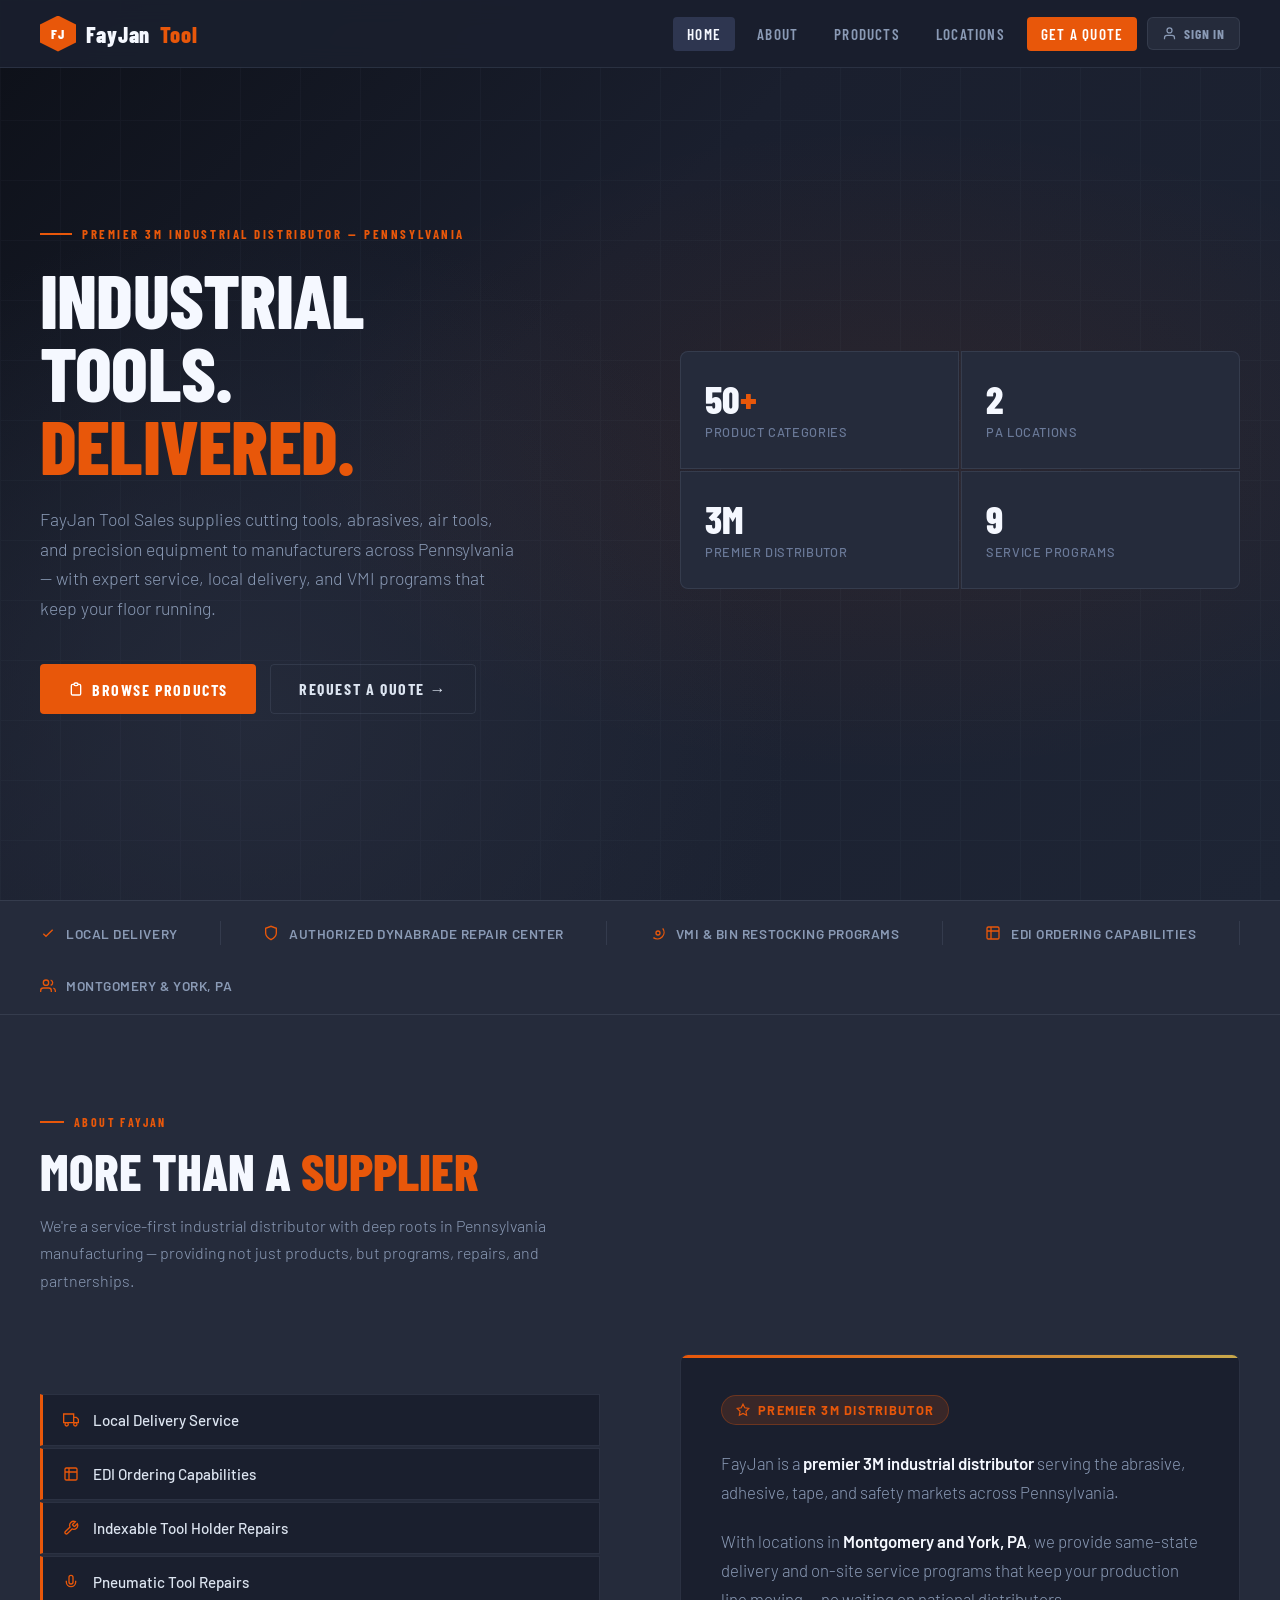
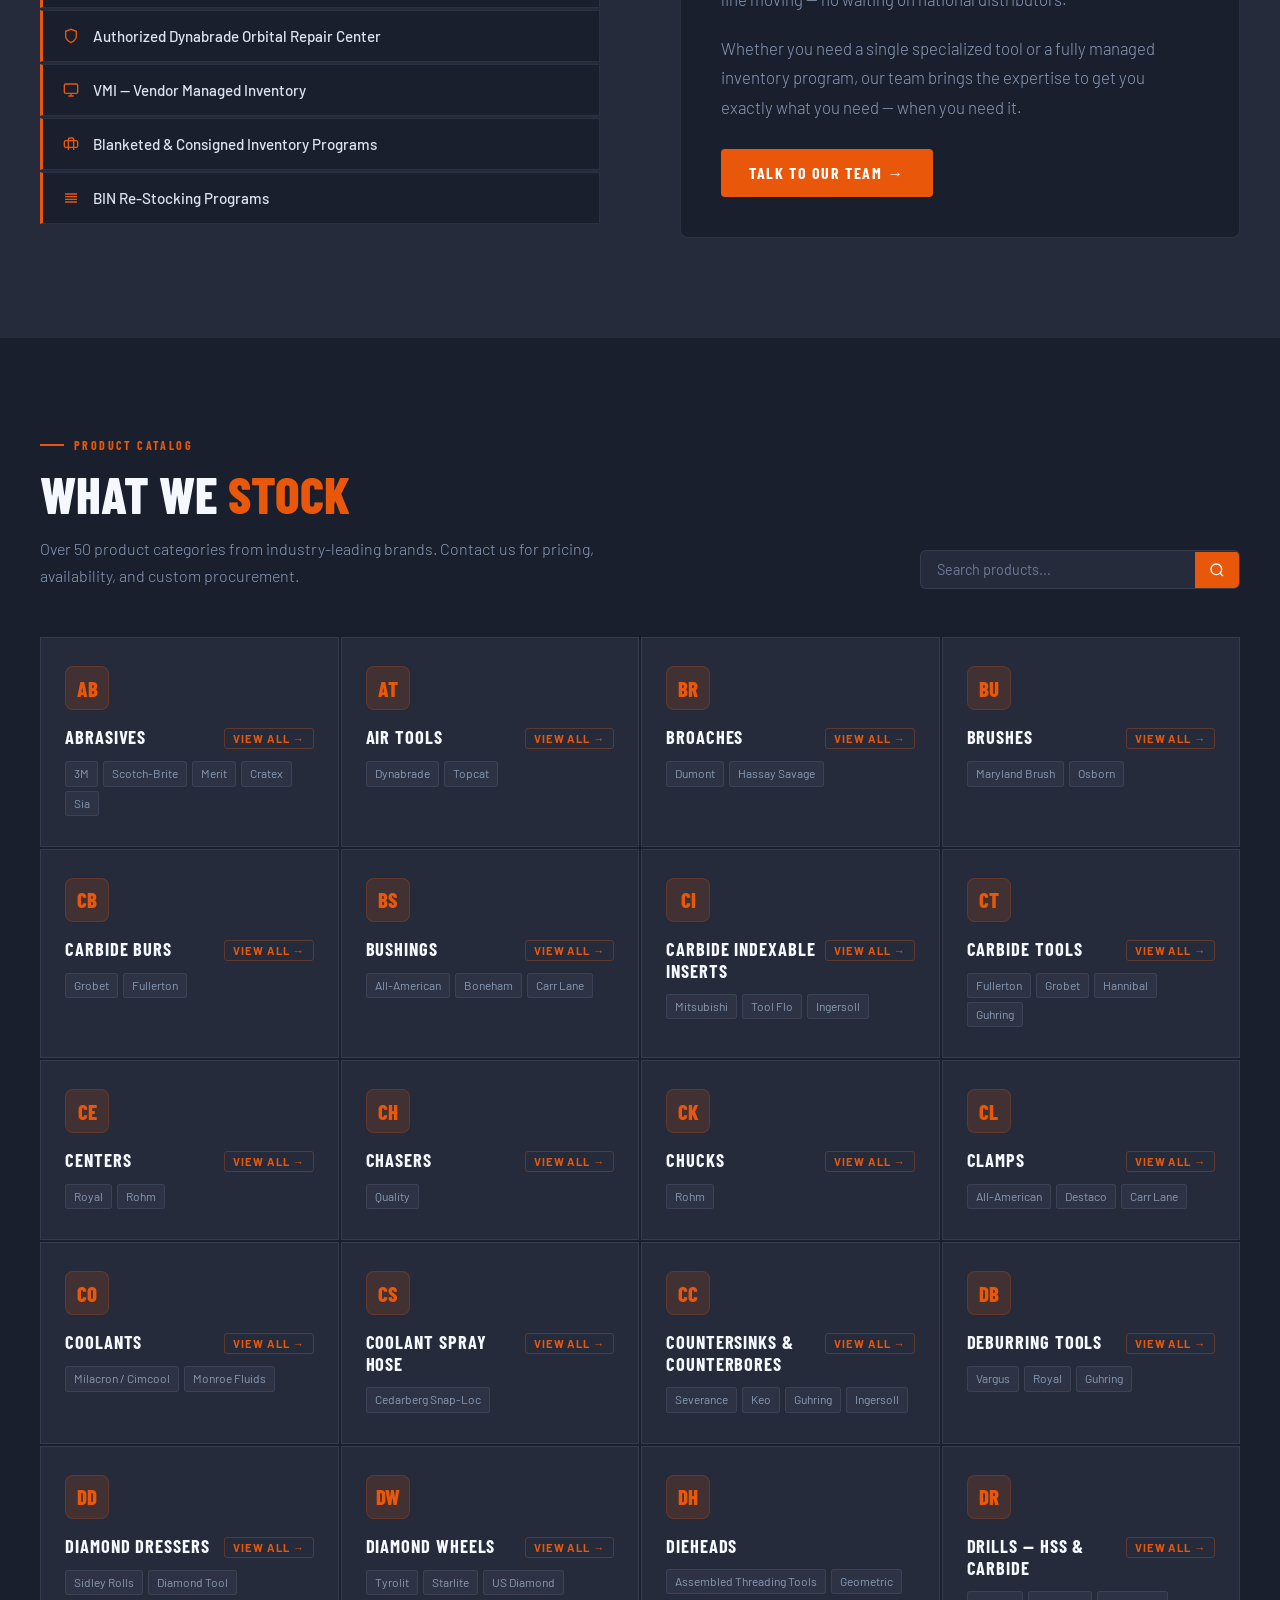
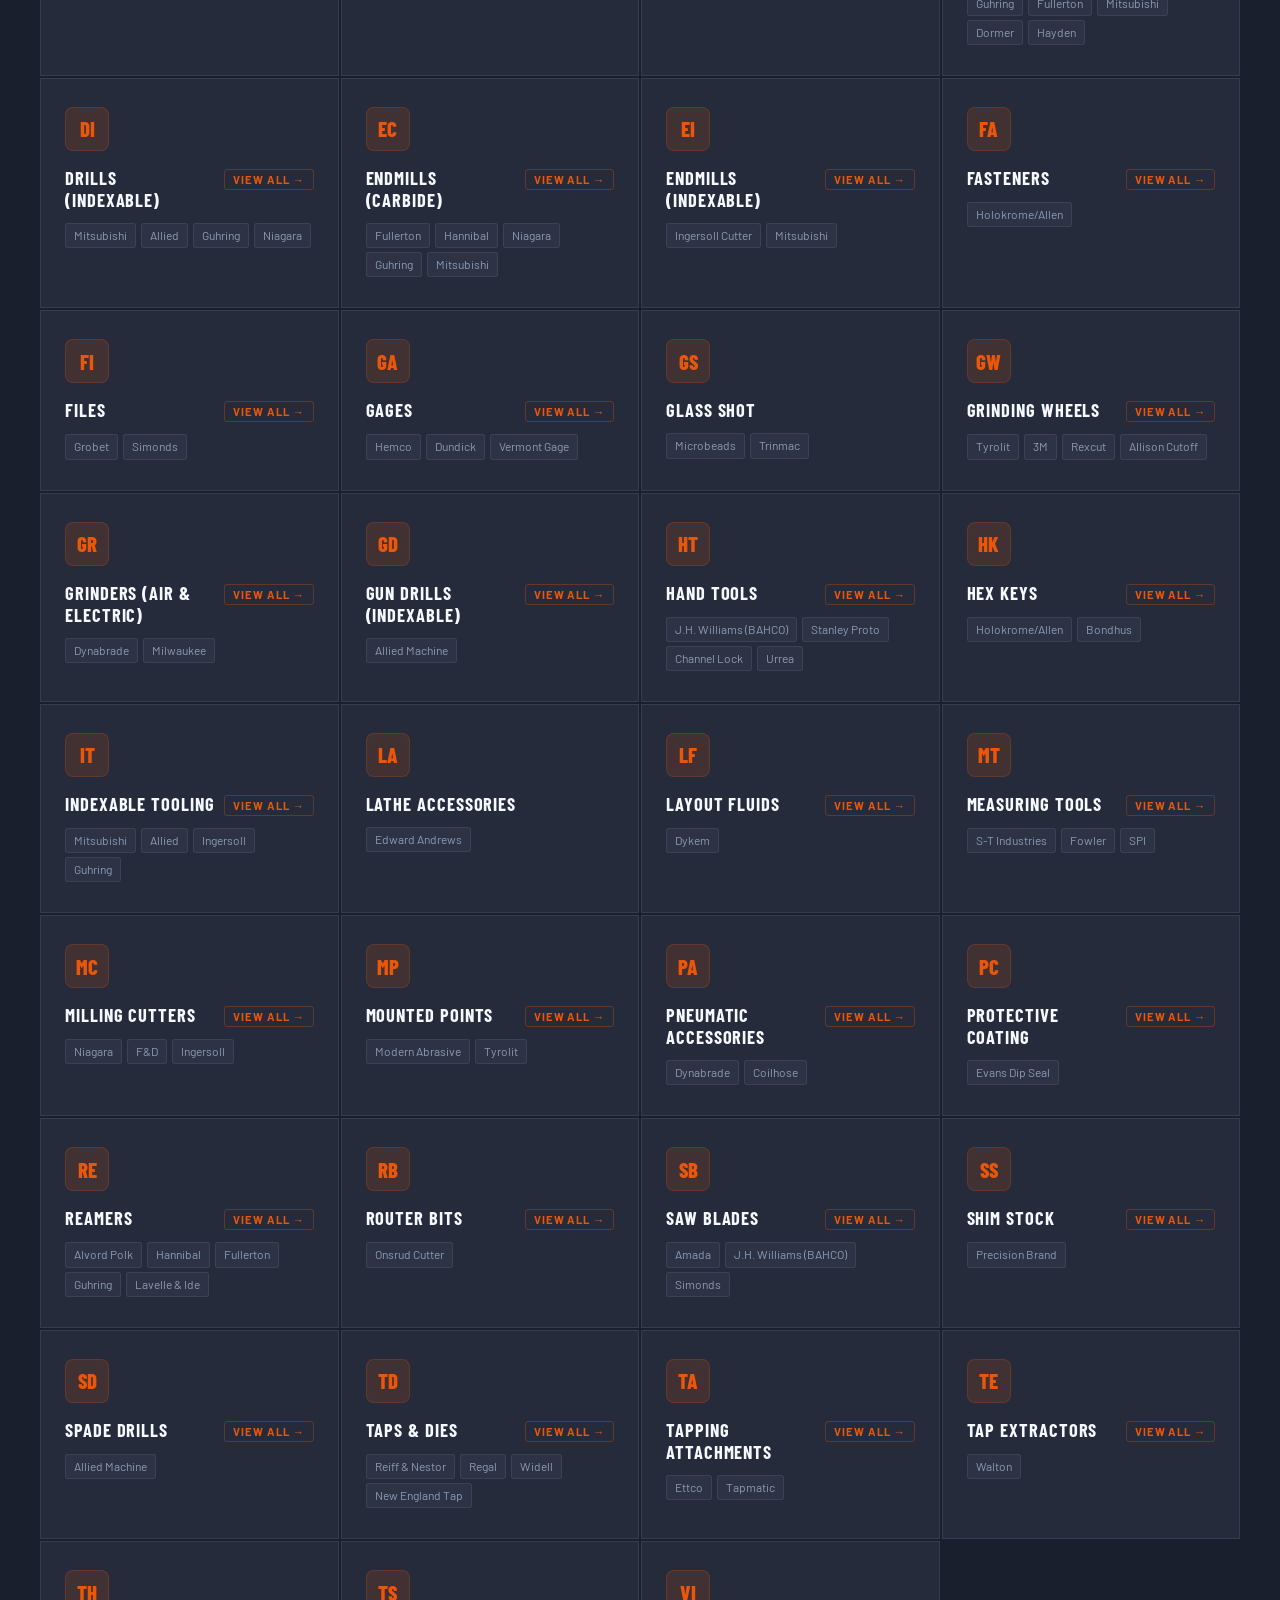
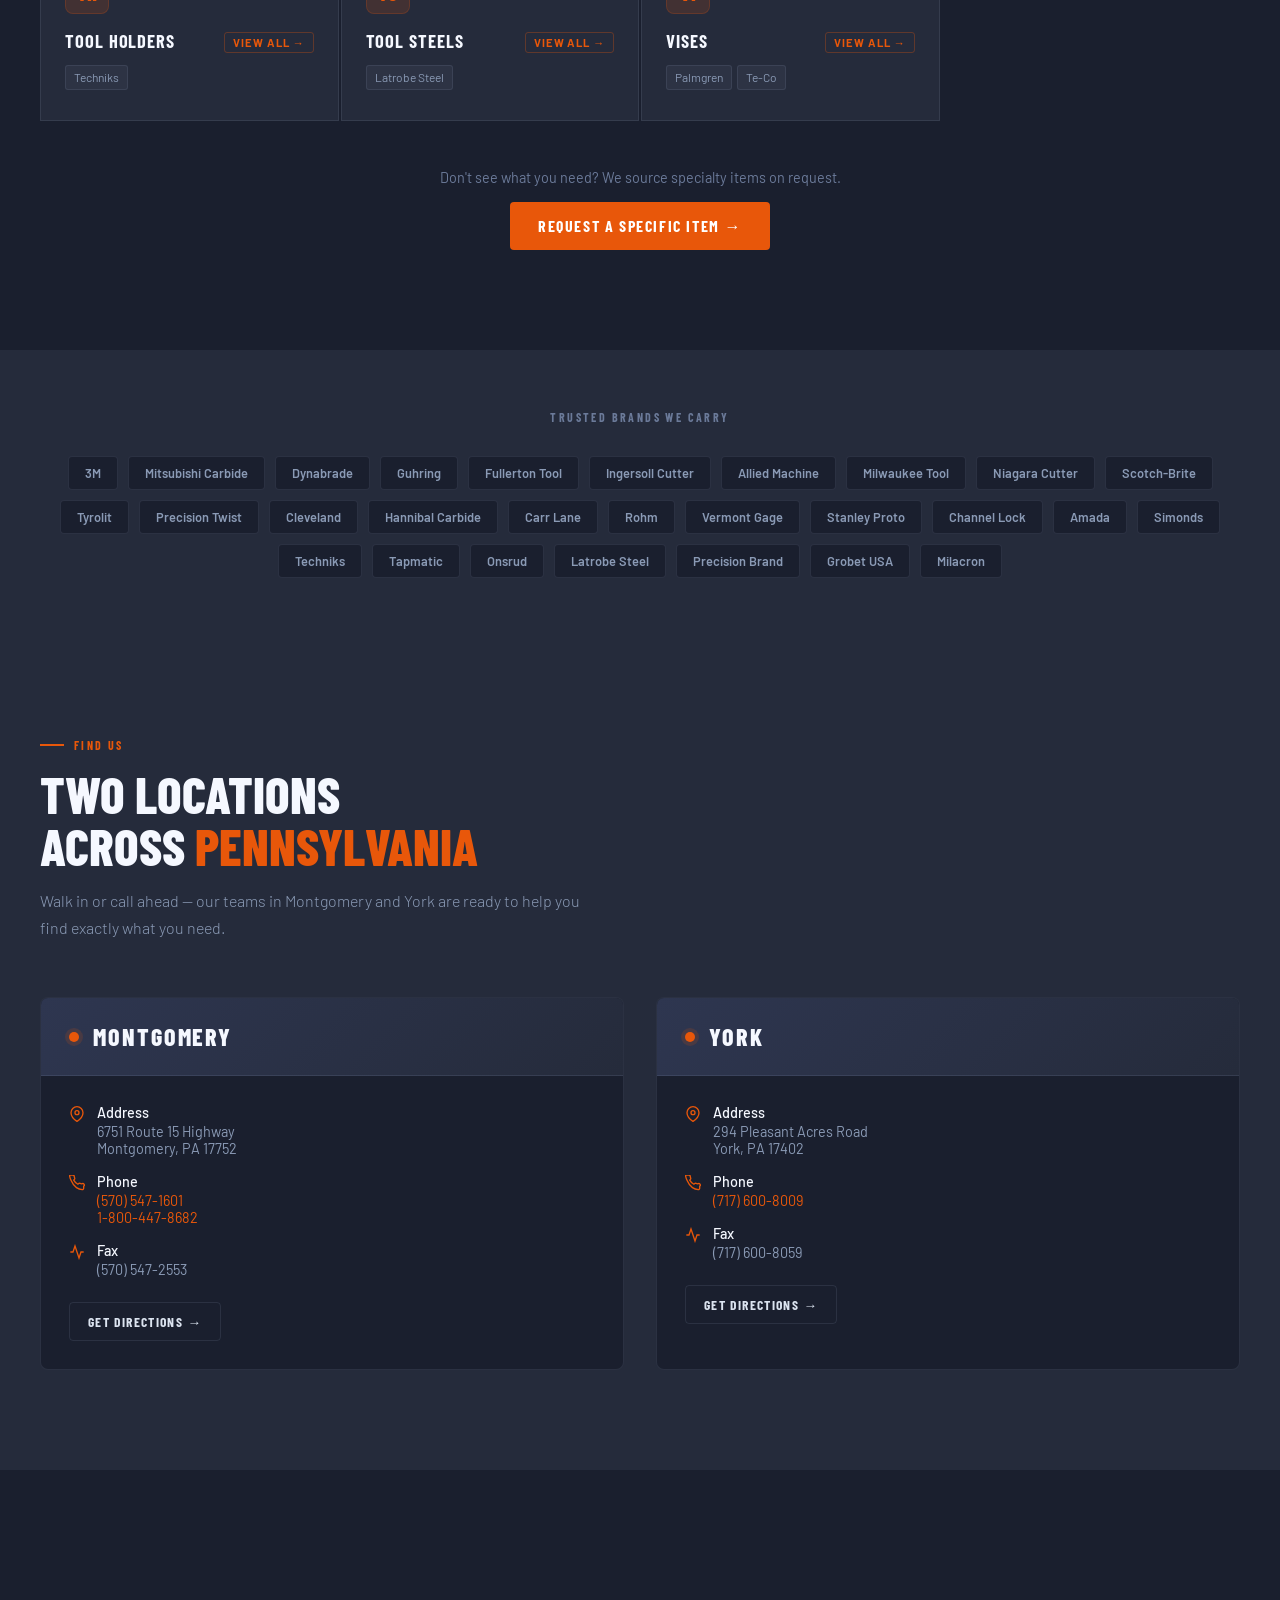
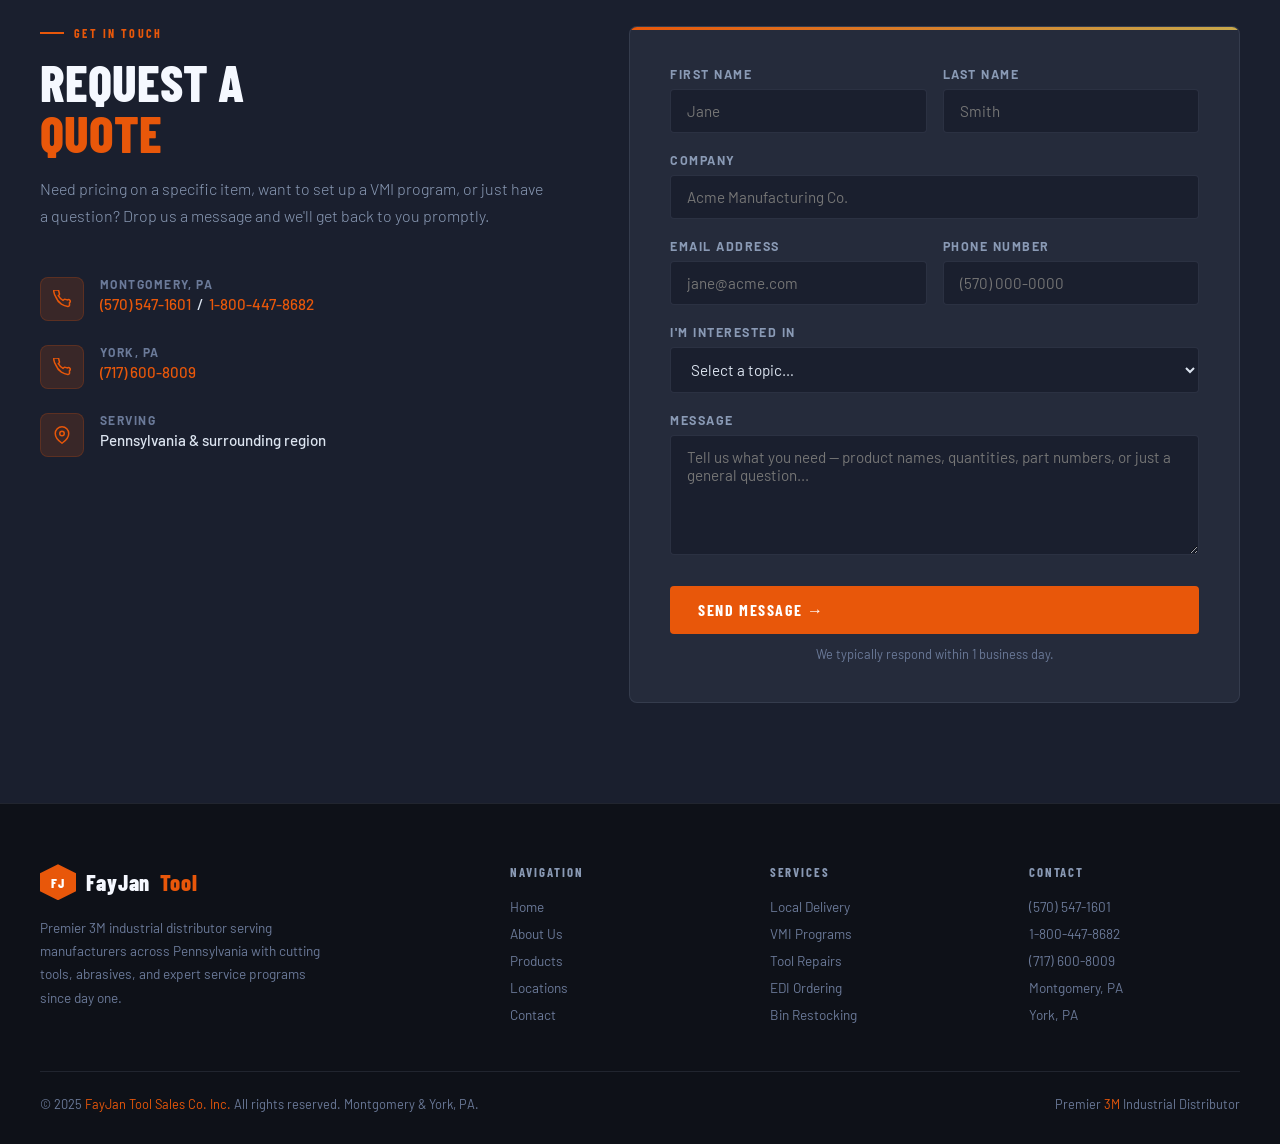
<file: index.html>
<!DOCTYPE html>
<html lang="en">
<head>
<meta charset="UTF-8">
<meta name="viewport" content="width=device-width, initial-scale=1.0">
<title>FayJan Tool Sales Co. Inc. — Industrial Tool Distributor | PA</title>
<meta name="description" content="Premier 3M industrial distributor in Pennsylvania. Abrasives, carbide tools, drills, air tools, and more. Serving Montgomery and York, PA since decades.">
<link rel="preconnect" href="https://fonts.googleapis.com">
<link href="https://fonts.googleapis.com/css2?family=Barlow+Condensed:wght@400;600;700;800&family=Barlow:wght@300;400;500;600&display=swap" rel="stylesheet">
<style>
  :root {
    --steel: #1a1f2e;
    --steel-mid: #252b3b;
    --steel-light: #2e3650;
    --orange: #e8570a;
    --orange-bright: #ff6b1a;
    --orange-glow: rgba(232,87,10,0.15);
    --gold: #c8a84b;
    --silver: #8a9ab5;
    --light: #dce4f0;
    --white: #f5f8ff;
    --text-muted: #6b7a99;
    --border: rgba(138,154,181,0.15);
  }

  *, *::before, *::after { box-sizing: border-box; margin: 0; padding: 0; }

  html { scroll-behavior: smooth; }

  body {
    font-family: 'Barlow', sans-serif;
    background: var(--steel);
    color: var(--light);
    overflow-x: hidden;
  }

  /* ─── NAV ─── */
  nav {
    position: fixed; top: 0; left: 0; right: 0; z-index: 100;
    background: rgba(26,31,46,0.95);
    backdrop-filter: blur(12px);
    border-bottom: 1px solid var(--border);
    padding: 0 40px;
    display: flex; align-items: center; justify-content: space-between;
    height: 68px;
  }
  .nav-logo {
    font-family: 'Barlow Condensed', sans-serif;
    font-size: 1.4rem; font-weight: 800; letter-spacing: 0.04em;
    color: var(--white); text-decoration: none;
    display: flex; align-items: center; gap: 10px;
  }
  .nav-logo span { color: var(--orange); }
  .logo-icon {
    width: 36px; height: 36px; background: var(--orange);
    clip-path: polygon(50% 0%, 100% 25%, 100% 75%, 50% 100%, 0% 75%, 0% 25%);
    display: flex; align-items: center; justify-content: center;
    font-size: 0.85rem; font-weight: 800; color: #fff; flex-shrink: 0;
  }
  .nav-links { display: flex; gap: 8px; list-style: none; }
  .nav-links a {
    font-family: 'Barlow Condensed', sans-serif;
    font-size: 0.95rem; font-weight: 600; letter-spacing: 0.08em;
    text-transform: uppercase; color: var(--silver);
    text-decoration: none; padding: 8px 14px; border-radius: 4px;
    transition: color 0.2s, background 0.2s;
  }
  .nav-links a:hover, .nav-links a.active { color: var(--white); background: var(--steel-light); }
  .nav-cta {
    background: var(--orange) !important; color: #fff !important;
    border-radius: 4px !important;
  }
  .nav-cta:hover { background: var(--orange-bright) !important; }
  .hamburger { display: none; flex-direction: column; gap: 5px; cursor: pointer; padding: 4px; }
  .hamburger span { display: block; width: 24px; height: 2px; background: var(--light); border-radius: 2px; transition: 0.3s; }
  /* Smart cart pill + account icon in nav */
  .nav-account-row { display: flex; align-items: center; gap: 10px; }
  .nav-acct-btn {
    display: flex; align-items: center; gap: 7px;
    font-family: 'Barlow Condensed', sans-serif; font-size: 0.85rem; font-weight: 700;
    letter-spacing: 0.06em; text-transform: uppercase;
    color: var(--silver); text-decoration: none;
    padding: 7px 14px; border-radius: 6px; border: 1px solid var(--border);
    background: var(--steel-mid); transition: all 0.2s;
  }
  .nav-acct-btn:hover { color: var(--white); border-color: var(--orange); background: var(--orange-glow); }
  .nav-acct-btn.signed-in { color: var(--orange); border-color: rgba(232,87,10,0.3); }
  .nav-cart-pill {
    display: none; align-items: center; gap: 7px;
    font-family: 'Barlow Condensed', sans-serif; font-size: 0.85rem; font-weight: 700;
    letter-spacing: 0.06em; color: var(--white);
    text-decoration: none; padding: 7px 14px;
    border-radius: 6px; border: 1px solid rgba(232,87,10,0.4);
    background: var(--orange-glow); transition: all 0.2s; position: relative;
    animation: cartAppear 0.4s ease;
  }
  .nav-cart-pill:hover { background: var(--orange); border-color: var(--orange); }
  .nav-cart-cnt { background: var(--orange); color: #fff; border-radius: 50%; width: 18px; height: 18px; display: flex; align-items: center; justify-content: center; font-size: 0.65rem; font-weight: 800; }
  @keyframes cartAppear { from { opacity:0; transform:scale(0.8) translateY(-4px); } to { opacity:1; transform:scale(1) translateY(0); } }

  /* ─── HERO ─── */
  #home {
    min-height: 100vh;
    display: flex; align-items: center;
    position: relative; overflow: hidden;
    padding: 100px 40px 60px;
  }
  .hero-bg {
    position: absolute; inset: 0;
    background:
      radial-gradient(ellipse 80% 60% at 70% 50%, rgba(232,87,10,0.08) 0%, transparent 60%),
      radial-gradient(ellipse 60% 80% at 20% 80%, rgba(37,43,59,0.9) 0%, transparent 70%),
      linear-gradient(135deg, #0d1018 0%, #1a1f2e 40%, #1e2535 100%);
  }
  .hero-grid {
    position: absolute; inset: 0; opacity: 0.04;
    background-image:
      linear-gradient(var(--silver) 1px, transparent 1px),
      linear-gradient(90deg, var(--silver) 1px, transparent 1px);
    background-size: 60px 60px;
  }
  .hero-content {
    position: relative; z-index: 2;
    max-width: 1200px; margin: 0 auto; width: 100%;
    display: grid; grid-template-columns: 1fr 1fr; gap: 80px; align-items: center;
  }
  .hero-eyebrow {
    font-family: 'Barlow Condensed', sans-serif;
    font-size: 0.8rem; font-weight: 700; letter-spacing: 0.2em;
    text-transform: uppercase; color: var(--orange);
    display: flex; align-items: center; gap: 10px; margin-bottom: 20px;
  }
  .hero-eyebrow::before {
    content: ''; display: block; width: 32px; height: 2px; background: var(--orange);
  }
  h1 {
    font-family: 'Barlow Condensed', sans-serif;
    font-size: clamp(3rem, 6vw, 5rem);
    font-weight: 800; line-height: 0.95;
    text-transform: uppercase; letter-spacing: -0.01em;
    color: var(--white);
  }
  h1 em { font-style: normal; color: var(--orange); }
  .hero-sub {
    font-size: 1.1rem; font-weight: 300; color: var(--silver);
    line-height: 1.7; margin: 24px 0 40px;
    max-width: 480px;
  }
  .hero-actions { display: flex; gap: 14px; flex-wrap: wrap; }
  .btn-primary {
    display: inline-flex; align-items: center; gap: 8px;
    background: var(--orange); color: #fff;
    font-family: 'Barlow Condensed', sans-serif;
    font-size: 1rem; font-weight: 700; letter-spacing: 0.1em;
    text-transform: uppercase; padding: 14px 28px;
    border-radius: 4px; text-decoration: none;
    transition: background 0.2s, transform 0.15s;
    border: none; cursor: pointer;
  }
  .btn-primary:hover { background: var(--orange-bright); transform: translateY(-1px); }
  .btn-secondary {
    display: inline-flex; align-items: center; gap: 8px;
    background: transparent; color: var(--light);
    font-family: 'Barlow Condensed', sans-serif;
    font-size: 1rem; font-weight: 700; letter-spacing: 0.1em;
    text-transform: uppercase; padding: 14px 28px;
    border-radius: 4px; text-decoration: none;
    border: 1px solid var(--border);
    transition: border-color 0.2s, color 0.2s, transform 0.15s;
  }
  .btn-secondary:hover { border-color: var(--silver); color: var(--white); transform: translateY(-1px); }

  .hero-stats {
    display: grid; grid-template-columns: 1fr 1fr; gap: 2px;
  }
  .stat-card {
    background: var(--steel-mid);
    padding: 28px 24px;
    border: 1px solid var(--border);
    position: relative; overflow: hidden;
    animation: fadeUp 0.6s ease both;
  }
  .stat-card:nth-child(1) { animation-delay: 0.1s; border-radius: 8px 0 0 0; }
  .stat-card:nth-child(2) { animation-delay: 0.2s; border-radius: 0 8px 0 0; }
  .stat-card:nth-child(3) { animation-delay: 0.3s; border-radius: 0 0 0 8px; }
  .stat-card:nth-child(4) { animation-delay: 0.4s; border-radius: 0 0 8px 0; }
  .stat-card::after {
    content: ''; position: absolute; bottom: 0; left: 0; right: 0;
    height: 2px; background: var(--orange); transform: scaleX(0);
    transform-origin: left; transition: transform 0.3s;
  }
  .stat-card:hover::after { transform: scaleX(1); }
  .stat-num {
    font-family: 'Barlow Condensed', sans-serif;
    font-size: 2.4rem; font-weight: 800; color: var(--white);
    line-height: 1;
  }
  .stat-num span { color: var(--orange); }
  .stat-label { font-size: 0.8rem; font-weight: 500; color: var(--text-muted); margin-top: 6px; letter-spacing: 0.05em; text-transform: uppercase; }

  /* ─── TRUST BAR ─── */
  .trust-bar {
    background: var(--steel-mid);
    border-top: 1px solid var(--border);
    border-bottom: 1px solid var(--border);
    padding: 20px 40px;
  }
  .trust-inner {
    max-width: 1200px; margin: 0 auto;
    display: flex; align-items: center; justify-content: space-between;
    gap: 32px; flex-wrap: wrap;
  }
  .trust-item {
    display: flex; align-items: center; gap: 10px;
    font-size: 0.85rem; font-weight: 600; color: var(--silver);
    letter-spacing: 0.04em; text-transform: uppercase;
  }
  .trust-item svg { color: var(--orange); flex-shrink: 0; }
  .trust-divider { width: 1px; height: 24px; background: var(--border); }

  /* ─── SECTIONS ─── */
  section { padding: 100px 40px; }
  .section-inner { max-width: 1200px; margin: 0 auto; }
  .section-tag {
    font-family: 'Barlow Condensed', sans-serif;
    font-size: 0.75rem; font-weight: 700; letter-spacing: 0.2em;
    text-transform: uppercase; color: var(--orange);
    display: flex; align-items: center; gap: 10px; margin-bottom: 16px;
  }
  .section-tag::before { content: ''; display: block; width: 24px; height: 2px; background: var(--orange); }
  h2 {
    font-family: 'Barlow Condensed', sans-serif;
    font-size: clamp(2rem, 4vw, 3.2rem);
    font-weight: 800; text-transform: uppercase;
    line-height: 1; color: var(--white);
  }
  h2 em { font-style: normal; color: var(--orange); }
  .section-desc {
    font-size: 1rem; font-weight: 300; color: var(--silver);
    line-height: 1.7; margin-top: 16px; max-width: 560px;
  }

  /* ─── ABOUT / SERVICES ─── */
  #about { background: var(--steel-mid); }
  .about-grid {
    display: grid; grid-template-columns: 1fr 1fr; gap: 80px; align-items: start;
    margin-top: 60px;
  }
  .services-list { list-style: none; display: flex; flex-direction: column; gap: 2px; margin-top: 40px; }
  .services-list li {
    display: flex; align-items: center; gap: 14px;
    background: var(--steel); padding: 16px 20px;
    border: 1px solid var(--border); border-left: 3px solid var(--orange);
    font-size: 0.95rem; font-weight: 500; color: var(--light);
    transition: background 0.2s;
  }
  .services-list li:hover { background: var(--steel-light); }
  .services-list li svg { color: var(--orange); flex-shrink: 0; }

  .about-highlight {
    background: var(--steel);
    border: 1px solid var(--border);
    border-radius: 8px; padding: 40px;
    position: relative; overflow: hidden;
  }
  .about-highlight::before {
    content: ''; position: absolute; top: 0; left: 0; right: 0; height: 3px;
    background: linear-gradient(90deg, var(--orange), var(--gold));
  }
  .highlight-badge {
    display: inline-flex; align-items: center; gap: 8px;
    background: var(--orange-glow); border: 1px solid rgba(232,87,10,0.3);
    padding: 6px 14px; border-radius: 20px; margin-bottom: 24px;
    font-size: 0.8rem; font-weight: 700; color: var(--orange);
    letter-spacing: 0.1em; text-transform: uppercase;
  }
  .highlight-text {
    font-size: 1.05rem; font-weight: 300; color: var(--silver); line-height: 1.75;
  }
  .highlight-text strong { color: var(--white); font-weight: 600; }

  /* ─── PRODUCTS ─── */
  #products { background: var(--steel); }
  .products-header { display: flex; align-items: flex-end; justify-content: space-between; gap: 32px; flex-wrap: wrap; }
  .search-bar {
    display: flex; align-items: center; gap: 0;
    background: var(--steel-mid); border: 1px solid var(--border);
    border-radius: 6px; overflow: hidden; max-width: 320px; width: 100%;
  }
  .search-bar input {
    flex: 1; background: transparent; border: none; outline: none;
    padding: 10px 16px; font-family: 'Barlow', sans-serif;
    font-size: 0.9rem; color: var(--light);
  }
  .search-bar input::placeholder { color: var(--text-muted); }
  .search-bar button {
    background: var(--orange); border: none; padding: 10px 14px;
    cursor: pointer; color: #fff; display: flex; align-items: center;
    transition: background 0.2s;
  }
  .search-bar button:hover { background: var(--orange-bright); }

  .product-grid {
    display: grid; grid-template-columns: repeat(auto-fill, minmax(280px, 1fr));
    gap: 2px; margin-top: 48px;
  }
  .product-card {
    background: var(--steel-mid); border: 1px solid var(--border);
    padding: 28px 24px; cursor: pointer;
    transition: background 0.2s, border-color 0.2s, transform 0.2s;
    position: relative; overflow: hidden;
  }
  .product-card::before {
    content: ''; position: absolute; left: 0; top: 0; bottom: 0; width: 3px;
    background: var(--orange); transform: scaleY(0); transform-origin: bottom;
    transition: transform 0.25s;
  }
  .product-card:hover { background: var(--steel-light); border-color: rgba(232,87,10,0.3); transform: translateX(2px); }
  .product-card:hover::before { transform: scaleY(1); }
  .product-card-icon {
    width: 44px; height: 44px; background: var(--orange-glow);
    border: 1px solid rgba(232,87,10,0.2); border-radius: 8px;
    display: flex; align-items: center; justify-content: center;
    margin-bottom: 16px;
    font-family: 'Barlow Condensed', sans-serif; font-size: 1.3rem;
    font-weight: 800; color: var(--orange);
  }
  .product-card h3 {
    font-family: 'Barlow Condensed', sans-serif;
    font-size: 1.15rem; font-weight: 700; text-transform: uppercase;
    letter-spacing: 0.05em; color: var(--white); margin-bottom: 10px;
  }
  .product-brands {
    font-size: 0.8rem; color: var(--text-muted); line-height: 1.6;
  }
  .product-brands span {
    display: inline-block; background: rgba(138,154,181,0.08);
    border: 1px solid var(--border); padding: 2px 8px; border-radius: 3px;
    margin: 2px 2px 2px 0; font-size: 0.75rem; color: var(--silver);
    transition: color 0.2s, border-color 0.2s;
  }
  .product-card:hover .product-brands span { color: var(--light); border-color: rgba(138,154,181,0.3); }
  .product-card.hidden { display: none; }
  .brand-link {
    display: inline-block; background: rgba(138,154,181,0.08);
    border: 1px solid var(--border); padding: 2px 8px; border-radius: 3px;
    margin: 2px 2px 2px 0; font-size: 0.75rem; color: var(--silver);
    text-decoration: none;
    transition: color 0.2s, border-color 0.2s, background 0.2s;
  }
  .brand-link:hover { color: var(--orange); border-color: var(--orange); background: var(--orange-glow); }
  .product-card-header { display: flex; align-items: flex-start; justify-content: space-between; gap: 8px; margin-bottom: 10px; }
  .product-card-header h3 { margin-bottom: 0; }
  .view-all-link {
    font-size: 0.7rem; font-weight: 700; color: var(--orange); text-decoration: none;
    letter-spacing: 0.08em; text-transform: uppercase; white-space: nowrap;
    padding: 3px 8px; border: 1px solid rgba(232,87,10,0.3); border-radius: 3px;
    transition: background 0.2s;
    flex-shrink: 0; margin-top: 2px;
  }
  .view-all-link:hover { background: var(--orange-glow); }

  .no-results {
    grid-column: 1 / -1; text-align: center; padding: 60px 20px;
    color: var(--text-muted); font-size: 1rem; display: none;
  }

  /* ─── LOCATIONS ─── */
  #locations { background: var(--steel-mid); }
  .locations-grid {
    display: grid; grid-template-columns: 1fr 1fr; gap: 32px; margin-top: 56px;
  }
  .location-card {
    background: var(--steel); border: 1px solid var(--border);
    border-radius: 8px; overflow: hidden;
    transition: border-color 0.2s, transform 0.2s;
  }
  .location-card:hover { border-color: rgba(232,87,10,0.4); transform: translateY(-2px); }
  .location-header {
    background: linear-gradient(135deg, var(--steel-light), var(--steel-mid));
    padding: 24px 28px;
    border-bottom: 1px solid var(--border);
    display: flex; align-items: center; gap: 14px;
  }
  .location-dot {
    width: 10px; height: 10px; border-radius: 50%; background: var(--orange);
    flex-shrink: 0; box-shadow: 0 0 0 4px var(--orange-glow);
  }
  .location-name {
    font-family: 'Barlow Condensed', sans-serif;
    font-size: 1.5rem; font-weight: 800; text-transform: uppercase;
    letter-spacing: 0.08em; color: var(--white);
  }
  .location-body { padding: 28px; }
  .location-row {
    display: flex; align-items: flex-start; gap: 12px;
    margin-bottom: 16px; font-size: 0.9rem; color: var(--silver);
  }
  .location-row svg { color: var(--orange); flex-shrink: 0; margin-top: 2px; }
  .location-row strong { display: block; color: var(--white); font-weight: 500; margin-bottom: 2px; }
  .location-row a { color: var(--orange); text-decoration: none; }
  .location-row a:hover { text-decoration: underline; }

  /* ─── CONTACT ─── */
  #contact { background: var(--steel); }
  .contact-wrap {
    display: grid; grid-template-columns: 1fr 1.2fr; gap: 80px;
    align-items: start; margin-top: 56px;
  }
  .contact-form {
    background: var(--steel-mid); border: 1px solid var(--border);
    border-radius: 8px; padding: 40px;
    position: relative; overflow: hidden;
  }
  .contact-form::before {
    content: ''; position: absolute; top: 0; left: 0; right: 0; height: 3px;
    background: linear-gradient(90deg, var(--orange), var(--gold));
  }
  .form-row { margin-bottom: 20px; }
  .form-row label {
    display: block; font-size: 0.78rem; font-weight: 700; letter-spacing: 0.12em;
    text-transform: uppercase; color: var(--silver); margin-bottom: 8px;
  }
  .form-row input, .form-row textarea, .form-row select {
    width: 100%; background: var(--steel); border: 1px solid var(--border);
    border-radius: 4px; padding: 12px 16px;
    font-family: 'Barlow', sans-serif; font-size: 0.95rem; color: var(--light);
    transition: border-color 0.2s, box-shadow 0.2s;
    outline: none;
  }
  .form-row input:focus, .form-row textarea:focus, .form-row select:focus {
    border-color: var(--orange); box-shadow: 0 0 0 3px var(--orange-glow);
  }
  .form-row textarea { resize: vertical; min-height: 120px; }
  .form-row select option { background: var(--steel-mid); }
  .form-grid { display: grid; grid-template-columns: 1fr 1fr; gap: 16px; }
  .form-submit { width: 100%; margin-top: 8px; font-size: 1rem; }
  .form-note { font-size: 0.8rem; color: var(--text-muted); margin-top: 12px; text-align: center; }
  .contact-info-block {
    display: flex; flex-direction: column; gap: 24px; padding-top: 8px;
  }
  .contact-info-item {
    display: flex; gap: 16px; align-items: flex-start;
  }
  .contact-info-icon {
    width: 44px; height: 44px; background: var(--orange-glow);
    border: 1px solid rgba(232,87,10,0.2); border-radius: 8px;
    display: flex; align-items: center; justify-content: center;
    flex-shrink: 0; color: var(--orange);
  }
  .contact-info-label {
    font-size: 0.75rem; font-weight: 700; letter-spacing: 0.12em;
    text-transform: uppercase; color: var(--text-muted); margin-bottom: 4px;
  }
  .contact-info-value { font-size: 0.95rem; color: var(--light); font-weight: 500; }
  .contact-info-value a { color: var(--orange); text-decoration: none; }
  .contact-info-value a:hover { text-decoration: underline; }

  /* ─── BRANDS ─── */
  .brands-section { background: var(--steel-mid); padding: 60px 40px; }
  .brands-inner { max-width: 1200px; margin: 0 auto; }
  .brands-label {
    font-family: 'Barlow Condensed', sans-serif; font-size: 0.75rem;
    font-weight: 700; letter-spacing: 0.2em; text-transform: uppercase;
    color: var(--text-muted); text-align: center; margin-bottom: 32px;
  }
  .brands-scroll {
    display: flex; flex-wrap: wrap; gap: 10px; justify-content: center;
  }
  .brand-tag {
    background: var(--steel); border: 1px solid var(--border);
    padding: 8px 16px; border-radius: 4px;
    font-size: 0.8rem; font-weight: 600; color: var(--silver);
    transition: color 0.2s, border-color 0.2s, background 0.2s;
    cursor: default;
  }
  .brand-tag:hover { color: var(--white); border-color: var(--orange); background: var(--orange-glow); }

  /* ─── FOOTER ─── */
  footer {
    background: #0e1118;
    border-top: 1px solid var(--border);
    padding: 60px 40px 32px;
  }
  .footer-inner {
    max-width: 1200px; margin: 0 auto;
    display: grid; grid-template-columns: 2fr 1fr 1fr 1fr; gap: 48px;
  }
  .footer-brand .nav-logo { margin-bottom: 16px; display: inline-flex; }
  .footer-desc { font-size: 0.85rem; color: var(--text-muted); line-height: 1.7; max-width: 280px; }
  .footer-col h4 {
    font-family: 'Barlow Condensed', sans-serif; font-size: 0.8rem;
    font-weight: 700; letter-spacing: 0.15em; text-transform: uppercase;
    color: var(--silver); margin-bottom: 16px;
  }
  .footer-col ul { list-style: none; display: flex; flex-direction: column; gap: 8px; }
  .footer-col ul a { font-size: 0.85rem; color: var(--text-muted); text-decoration: none; transition: color 0.2s; }
  .footer-col ul a:hover { color: var(--orange); }
  .footer-bottom {
    max-width: 1200px; margin: 48px auto 0;
    padding-top: 24px; border-top: 1px solid var(--border);
    display: flex; align-items: center; justify-content: space-between; flex-wrap: wrap; gap: 16px;
  }
  .footer-copy { font-size: 0.8rem; color: var(--text-muted); }
  .footer-copy span { color: var(--orange); }

  /* ─── ANIMATIONS ─── */
  @keyframes fadeUp {
    from { opacity: 0; transform: translateY(20px); }
    to { opacity: 1; transform: translateY(0); }
  }
  .hero-eyebrow { animation: fadeUp 0.5s ease 0.1s both; }
  h1 { animation: fadeUp 0.5s ease 0.2s both; }
  .hero-sub { animation: fadeUp 0.5s ease 0.3s both; }
  .hero-actions { animation: fadeUp 0.5s ease 0.4s both; }

  /* ─── MOBILE NAV ─── */
  @media (max-width: 768px) {
    nav { padding: 0 20px; }
    .hamburger { display: flex; }
    .nav-links {
      display: none; flex-direction: column; position: absolute;
      top: 68px; left: 0; right: 0; background: var(--steel-mid);
      border-bottom: 1px solid var(--border); padding: 16px 20px;
      gap: 4px;
    }
    .nav-links.open { display: flex; }
    .hero-content { grid-template-columns: 1fr; gap: 48px; }
    .hero-stats { grid-template-columns: 1fr 1fr; }
    .about-grid { grid-template-columns: 1fr; gap: 40px; }
    .locations-grid { grid-template-columns: 1fr; }
    .contact-wrap { grid-template-columns: 1fr; gap: 40px; }
    .footer-inner { grid-template-columns: 1fr 1fr; }
    section { padding: 60px 20px; }
    .trust-bar { padding: 16px 20px; }
    .trust-divider { display: none; }
    .form-grid { grid-template-columns: 1fr; }
  }
  @media (max-width: 480px) {
    h1 { font-size: 2.6rem; }
    .footer-inner { grid-template-columns: 1fr; }
    .hero-stats { grid-template-columns: 1fr; }
    .products-header { flex-direction: column; align-items: flex-start; }
    .search-bar { max-width: 100%; }
  }

  /* success msg */
  .form-success {
    display: none; text-align: center; padding: 40px 20px;
    font-family: 'Barlow Condensed', sans-serif; font-size: 1.4rem;
    font-weight: 700; color: var(--white);
  }
  .form-success svg { color: var(--orange); display: block; margin: 0 auto 16px; }
</style>
</head>
<body>

<!-- NAV -->
<nav id="navbar">
  <a href="#home" class="nav-logo">
    <div class="logo-icon">FJ</div>
    FayJan <span>Tool</span>
  </a>
  <div class="hamburger" onclick="toggleMenu()" aria-label="Toggle menu">
    <span></span><span></span><span></span>
  </div>
  <div class="nav-account-row">
    <ul class="nav-links" id="navLinks">
      <li><a href="#home" class="active">Home</a></li>
      <li><a href="#about">About</a></li>
      <li><a href="#products">Products</a></li>
      <li><a href="#locations">Locations</a></li>
      <li><a href="#contact" class="nav-cta">Get a Quote</a></li>
    </ul>
    <!-- Smart cart pill — only shown when cart has items -->
    <a href="shop.html" class="nav-cart-pill" id="mainCartPill" title="View Cart">
      <svg width="16" height="16" fill="none" stroke="currentColor" stroke-width="2" viewBox="0 0 24 24"><path d="M6 2L3 6v14a2 2 0 002 2h14a2 2 0 002-2V6l-3-4zM3 6h18"/><path d="M16 10a4 4 0 01-8 0"/></svg>
      Cart <span class="nav-cart-cnt" id="mainCartCnt">0</span>
    </a>
    <!-- Account icon -->
    <a href="account.html" class="nav-acct-btn" id="mainAcctBtn">
      <svg width="15" height="15" fill="none" stroke="currentColor" stroke-width="2" viewBox="0 0 24 24"><path d="M20 21v-2a4 4 0 00-4-4H8a4 4 0 00-4 4v2"/><circle cx="12" cy="7" r="4"/></svg>
      <span id="mainAcctLabel">Sign In</span>
    </a>
  </div>
</nav>

<!-- HERO -->
<section id="home">
  <div class="hero-bg"></div>
  <div class="hero-grid"></div>
  <div class="hero-content">
    <div>
      <div class="hero-eyebrow">Premier 3M Industrial Distributor — Pennsylvania</div>
      <h1>Industrial<br>Tools.<br><em>Delivered.</em></h1>
      <p class="hero-sub">FayJan Tool Sales supplies cutting tools, abrasives, air tools, and precision equipment to manufacturers across Pennsylvania — with expert service, local delivery, and VMI programs that keep your floor running.</p>
      <div class="hero-actions">
        <a href="#products" class="btn-primary">
          <svg width="16" height="16" fill="none" stroke="currentColor" stroke-width="2" viewBox="0 0 24 24"><path d="M9 5H7a2 2 0 00-2 2v12a2 2 0 002 2h10a2 2 0 002-2V7a2 2 0 00-2-2h-2M9 5a2 2 0 002 2h2a2 2 0 002-2M9 5a2 2 0 012-2h2a2 2 0 012 2"/></svg>
          Browse Products
        </a>
        <a href="#contact" class="btn-secondary">
          Request a Quote →
        </a>
      </div>
    </div>
    <div class="hero-stats">
      <div class="stat-card">
        <div class="stat-num">50<span>+</span></div>
        <div class="stat-label">Product Categories</div>
      </div>
      <div class="stat-card">
        <div class="stat-num">2</div>
        <div class="stat-label">PA Locations</div>
      </div>
      <div class="stat-card">
        <div class="stat-num">3M</div>
        <div class="stat-label">Premier Distributor</div>
      </div>
      <div class="stat-card">
        <div class="stat-num">9</div>
        <div class="stat-label">Service Programs</div>
      </div>
    </div>
  </div>
</section>

<!-- TRUST BAR -->
<div class="trust-bar">
  <div class="trust-inner">
    <div class="trust-item">
      <svg width="16" height="16" fill="none" stroke="currentColor" stroke-width="2" viewBox="0 0 24 24"><path d="M5 13l4 4L19 7"/></svg>
      Local Delivery
    </div>
    <div class="trust-divider"></div>
    <div class="trust-item">
      <svg width="16" height="16" fill="none" stroke="currentColor" stroke-width="2" viewBox="0 0 24 24"><path d="M12 22s8-4 8-10V5l-8-3-8 3v7c0 6 8 10 8 10z"/></svg>
      Authorized Dynabrade Repair Center
    </div>
    <div class="trust-divider"></div>
    <div class="trust-item">
      <svg width="16" height="16" fill="none" stroke="currentColor" stroke-width="2" viewBox="0 0 24 24"><circle cx="12" cy="12" r="3"/><path d="M19.07 4.93A10 10 0 015.07 18.93"/></svg>
      VMI & Bin Restocking Programs
    </div>
    <div class="trust-divider"></div>
    <div class="trust-item">
      <svg width="16" height="16" fill="none" stroke="currentColor" stroke-width="2" viewBox="0 0 24 24"><path d="M9 3H5a2 2 0 00-2 2v4m6-6h10a2 2 0 012 2v4M9 3v18m0 0h10a2 2 0 002-2V9M9 21H5a2 2 0 01-2-2V9m0 0h18"/></svg>
      EDI Ordering Capabilities
    </div>
    <div class="trust-divider"></div>
    <div class="trust-item">
      <svg width="16" height="16" fill="none" stroke="currentColor" stroke-width="2" viewBox="0 0 24 24"><path d="M17 21v-2a4 4 0 00-4-4H5a4 4 0 00-4 4v2M9 11a4 4 0 100-8 4 4 0 000 8zM23 21v-2a4 4 0 00-3-3.87M16 3.13a4 4 0 010 7.75"/></svg>
      Montgomery &amp; York, PA
    </div>
  </div>
</div>

<!-- ABOUT -->
<section id="about">
  <div class="section-inner">
    <div class="section-tag">About FayJan</div>
    <h2>More Than a <em>Supplier</em></h2>
    <p class="section-desc">We're a service-first industrial distributor with deep roots in Pennsylvania manufacturing — providing not just products, but programs, repairs, and partnerships.</p>
    <div class="about-grid">
      <div>
        <ul class="services-list">
          <li>
            <svg width="16" height="16" fill="none" stroke="currentColor" stroke-width="2" viewBox="0 0 24 24"><path d="M1 3h15v13H1zM16 8h4l3 3v5h-7V8z"/><circle cx="5.5" cy="18.5" r="2.5"/><circle cx="18.5" cy="18.5" r="2.5"/></svg>
            Local Delivery Service
          </li>
          <li>
            <svg width="16" height="16" fill="none" stroke="currentColor" stroke-width="2" viewBox="0 0 24 24"><path d="M9 3H5a2 2 0 00-2 2v4m6-6h10a2 2 0 012 2v4M9 3v18m0 0h10a2 2 0 002-2V9M9 21H5a2 2 0 01-2-2V9m0 0h18"/></svg>
            EDI Ordering Capabilities
          </li>
          <li>
            <svg width="16" height="16" fill="none" stroke="currentColor" stroke-width="2" viewBox="0 0 24 24"><path d="M14.7 6.3a1 1 0 000 1.4l1.6 1.6a1 1 0 001.4 0l3.77-3.77a6 6 0 01-7.94 7.94l-6.91 6.91a2.12 2.12 0 01-3-3l6.91-6.91a6 6 0 017.94-7.94l-3.76 3.76z"/></svg>
            Indexable Tool Holder Repairs
          </li>
          <li>
            <svg width="16" height="16" fill="none" stroke="currentColor" stroke-width="2" viewBox="0 0 24 24"><path d="M12 2a3 3 0 013 3v7a3 3 0 01-6 0V5a3 3 0 013-3zM19 10v2a7 7 0 01-14 0v-2"/></svg>
            Pneumatic Tool Repairs
          </li>
          <li>
            <svg width="16" height="16" fill="none" stroke="currentColor" stroke-width="2" viewBox="0 0 24 24"><path d="M12 22s8-4 8-10V5l-8-3-8 3v7c0 6 8 10 8 10z"/></svg>
            Authorized Dynabrade Orbital Repair Center
          </li>
          <li>
            <svg width="16" height="16" fill="none" stroke="currentColor" stroke-width="2" viewBox="0 0 24 24"><rect x="2" y="3" width="20" height="14" rx="2"/><path d="M8 21h8m-4-4v4"/></svg>
            VMI — Vendor Managed Inventory
          </li>
          <li>
            <svg width="16" height="16" fill="none" stroke="currentColor" stroke-width="2" viewBox="0 0 24 24"><path d="M20 7H4a2 2 0 00-2 2v6a2 2 0 002 2h16a2 2 0 002-2V9a2 2 0 00-2-2zM16 21V5a2 2 0 00-2-2h-4a2 2 0 00-2 2v16"/></svg>
            Blanketed &amp; Consigned Inventory Programs
          </li>
          <li>
            <svg width="16" height="16" fill="none" stroke="currentColor" stroke-width="2" viewBox="0 0 24 24"><path d="M21 10H3M21 6H3M21 14H3M21 18H3"/></svg>
            BIN Re-Stocking Programs
          </li>
        </ul>
      </div>
      <div class="about-highlight">
        <div class="highlight-badge">
          <svg width="14" height="14" fill="none" stroke="currentColor" stroke-width="2" viewBox="0 0 24 24"><polygon points="12 2 15.09 8.26 22 9.27 17 14.14 18.18 21.02 12 17.77 5.82 21.02 7 14.14 2 9.27 8.91 8.26 12 2"/></svg>
          Premier 3M Distributor
        </div>
        <p class="highlight-text">
          FayJan is a <strong>premier 3M industrial distributor</strong> serving the abrasive, adhesive, tape, and safety markets across Pennsylvania.
        </p>
        <br>
        <p class="highlight-text">
          With locations in <strong>Montgomery and York, PA</strong>, we provide same-state delivery and on-site service programs that keep your production line moving — no waiting on national distributors.
        </p>
        <br>
        <p class="highlight-text">
          Whether you need a single specialized tool or a fully managed inventory program, our team brings the expertise to get you exactly what you need — when you need it.
        </p>
        <br>
        <a href="#contact" class="btn-primary" style="margin-top:8px;">Talk to Our Team →</a>
      </div>
    </div>
  </div>
</section>

<!-- PRODUCTS -->
<section id="products">
  <div class="section-inner">
    <div class="products-header">
      <div>
        <div class="section-tag">Product Catalog</div>
        <h2>What We <em>Stock</em></h2>
        <p class="section-desc">Over 50 product categories from industry-leading brands. Contact us for pricing, availability, and custom procurement.</p>
      </div>
      <div class="search-bar">
        <input type="text" id="productSearch" placeholder="Search products..." oninput="filterProducts()" aria-label="Search products">
        <button aria-label="Search">
          <svg width="16" height="16" fill="none" stroke="currentColor" stroke-width="2" viewBox="0 0 24 24"><circle cx="11" cy="11" r="8"/><path d="m21 21-4.35-4.35"/></svg>
        </button>
      </div>
    </div>

    <div class="product-grid" id="productGrid">

        <div class="product-card" data-name="abrasives">
        <div class="product-card-icon">AB</div>
        <div class="product-card-header"><h3>Abrasives</h3><a href="shop.html?cat=Abrasives" class="view-all-link">View All →</a></div>
        <div class="product-brands">
          <a href="https://www.3m.com/3M/en_US/p/c/abrasives/" target="_blank" rel="noopener" class="brand-link">3M</a>
          <a href="https://www.3m.com/3M/en_US/p/b/scotch-brite/" target="_blank" rel="noopener" class="brand-link">Scotch-Brite</a>
          <a href="https://www.meritabrasives.com/" target="_blank" rel="noopener" class="brand-link">Merit</a>
          <a href="https://www.cratex.com/" target="_blank" rel="noopener" class="brand-link">Cratex</a>
          <a href="https://www.sia-abrasives.com/" target="_blank" rel="noopener" class="brand-link">Sia</a>
        </div>
      </div>

      <div class="product-card" data-name="air tools">
        <div class="product-card-icon">AT</div>
        <div class="product-card-header"><h3>Air Tools</h3><a href="shop.html?cat=Air+Tools" class="view-all-link">View All →</a></div>
        <div class="product-brands">
          <a href="https://us.dynabrade.com/en/catalog/c1700~power-tools" target="_blank" rel="noopener" class="brand-link">Dynabrade</a>
          <a href="https://www.tcservice.com/" target="_blank" rel="noopener" class="brand-link">Topcat</a>
        </div>
      </div>

      <div class="product-card" data-name="broaches">
        <div class="product-card-icon">BR</div>
        <div class="product-card-header"><h3>Broaches</h3><a href="shop.html?cat=Broaches" class="view-all-link">View All →</a></div>
        <div class="product-brands">
          <a href="https://www.dumont.com/" target="_blank" rel="noopener" class="brand-link">Dumont</a>
          <a href="https://www.hassay-savage.com/" target="_blank" rel="noopener" class="brand-link">Hassay Savage</a>
        </div>
      </div>

      <div class="product-card" data-name="brushes">
        <div class="product-card-icon">BU</div>
        <div class="product-card-header"><h3>Brushes</h3><a href="shop.html?cat=Brushes" class="view-all-link">View All →</a></div>
        <div class="product-brands">
          <a href="https://marylandbrush.com/" target="_blank" rel="noopener" class="brand-link">Maryland Brush</a>
          <a href="https://www.osborn.com/" target="_blank" rel="noopener" class="brand-link">Osborn</a>
        </div>
      </div>

      <div class="product-card" data-name="carbide burs">
        <div class="product-card-icon">CB</div>
        <div class="product-card-header"><h3>Carbide Burs</h3><a href="shop.html" class="view-all-link">View All →</a></div>
        <div class="product-brands">
          <a href="https://www.grobetusa.com/" target="_blank" rel="noopener" class="brand-link">Grobet</a>
          <a href="https://fullertontool.com/products" target="_blank" rel="noopener" class="brand-link">Fullerton</a>
        </div>
      </div>

      <div class="product-card" data-name="bushings">
        <div class="product-card-icon">BS</div>
        <div class="product-card-header"><h3>Bushings</h3><a href="shop.html?cat=Bushings" class="view-all-link">View All →</a></div>
        <div class="product-brands">
          <a href="https://www.allamericanproducts.com/" target="_blank" rel="noopener" class="brand-link">All-American</a>
          <a href="https://www.bonehamusa.com/" target="_blank" rel="noopener" class="brand-link">Boneham</a>
          <a href="https://www.carrlane.com/" target="_blank" rel="noopener" class="brand-link">Carr Lane</a>
        </div>
      </div>

      <div class="product-card" data-name="carbide indexable inserts">
        <div class="product-card-icon">CI</div>
        <div class="product-card-header"><h3>Carbide Indexable Inserts</h3><a href="shop.html?cat=Carbide+Indexable+Inserts" class="view-all-link">View All →</a></div>
        <div class="product-brands">
          <a href="https://www.mitsubishicarbide.com/en/products/turning_tools/turning_insert" target="_blank" rel="noopener" class="brand-link">Mitsubishi</a>
          <a href="https://www.toolflo.com/" target="_blank" rel="noopener" class="brand-link">Tool Flo</a>
          <a href="https://www.ingersoll-imc.com/" target="_blank" rel="noopener" class="brand-link">Ingersoll</a>
        </div>
      </div>

      <div class="product-card" data-name="carbide tools">
        <div class="product-card-icon">CT</div>
        <div class="product-card-header"><h3>Carbide Tools</h3><a href="shop.html" class="view-all-link">View All →</a></div>
        <div class="product-brands">
          <a href="https://fullertontool.com/products" target="_blank" rel="noopener" class="brand-link">Fullerton</a>
          <a href="https://www.grobetusa.com/" target="_blank" rel="noopener" class="brand-link">Grobet</a>
          <a href="https://www.hannibalcarbide.com/" target="_blank" rel="noopener" class="brand-link">Hannibal</a>
          <a href="https://guhring.com/products/standards" target="_blank" rel="noopener" class="brand-link">Guhring</a>
        </div>
      </div>

      <div class="product-card" data-name="centers">
        <div class="product-card-icon">CE</div>
        <div class="product-card-header"><h3>Centers</h3><a href="shop.html?cat=Centers" class="view-all-link">View All →</a></div>
        <div class="product-brands">
          <a href="https://www.royalprod.com/" target="_blank" rel="noopener" class="brand-link">Royal</a>
          <a href="https://www.rohm-products.com/" target="_blank" rel="noopener" class="brand-link">Rohm</a>
        </div>
      </div>

      <div class="product-card" data-name="chasers threading">
        <div class="product-card-icon">CH</div>
        <div class="product-card-header"><h3>Chasers</h3><a href="shop.html?cat=Chasers" class="view-all-link">View All →</a></div>
        <div class="product-brands">
          <a href="https://www.qualitychaser.com/" target="_blank" rel="noopener" class="brand-link">Quality</a>
        </div>
      </div>

      <div class="product-card" data-name="chucks">
        <div class="product-card-icon">CK</div>
        <div class="product-card-header"><h3>Chucks</h3><a href="shop.html?cat=Chucks" class="view-all-link">View All →</a></div>
        <div class="product-brands">
          <a href="https://www.rohm-products.com/" target="_blank" rel="noopener" class="brand-link">Rohm</a>
        </div>
      </div>

      <div class="product-card" data-name="clamps">
        <div class="product-card-icon">CL</div>
        <div class="product-card-header"><h3>Clamps</h3><a href="shop.html?cat=Clamps" class="view-all-link">View All →</a></div>
        <div class="product-brands">
          <a href="https://www.allamericanproducts.com/" target="_blank" rel="noopener" class="brand-link">All-American</a>
          <a href="https://www.destaco.com/" target="_blank" rel="noopener" class="brand-link">Destaco</a>
          <a href="https://www.carrlane.com/" target="_blank" rel="noopener" class="brand-link">Carr Lane</a>
        </div>
      </div>

      <div class="product-card" data-name="coolants fluids">
        <div class="product-card-icon">CO</div>
        <div class="product-card-header"><h3>Coolants</h3><a href="shop.html?cat=Coolants" class="view-all-link">View All →</a></div>
        <div class="product-brands">
          <a href="https://www.cimcool.com/" target="_blank" rel="noopener" class="brand-link">Milacron / Cimcool</a>
          <a href="https://www.monroefluid.com/" target="_blank" rel="noopener" class="brand-link">Monroe Fluids</a>
        </div>
      </div>

      <div class="product-card" data-name="coolant spray hose cedarberg">
        <div class="product-card-icon">CS</div>
        <div class="product-card-header"><h3>Coolant Spray Hose</h3><a href="shop.html?cat=Coolant+Spray+Hose" class="view-all-link">View All →</a></div>
        <div class="product-brands">
          <a href="https://www.cedarberg.com/" target="_blank" rel="noopener" class="brand-link">Cedarberg Snap-Loc</a>
        </div>
      </div>

      <div class="product-card" data-name="countersinks counterbores">
        <div class="product-card-icon">CC</div>
        <div class="product-card-header"><h3>Countersinks &amp; Counterbores</h3><a href="shop.html?cat=Countersinks+%26+Counterbores" class="view-all-link">View All →</a></div>
        <div class="product-brands">
          <a href="https://www.severancetool.com/" target="_blank" rel="noopener" class="brand-link">Severance</a>
          <a href="https://www.keocutters.com/" target="_blank" rel="noopener" class="brand-link">Keo</a>
          <a href="https://guhring.com/BrowseProducts/Products/Countersinks" target="_blank" rel="noopener" class="brand-link">Guhring</a>
          <a href="https://www.ingersoll-imc.com/" target="_blank" rel="noopener" class="brand-link">Ingersoll</a>
        </div>
      </div>

      <div class="product-card" data-name="deburring tools">
        <div class="product-card-icon">DB</div>
        <div class="product-card-header"><h3>Deburring Tools</h3><a href="shop.html?cat=Deburring+Tools" class="view-all-link">View All →</a></div>
        <div class="product-brands">
          <a href="https://www.vargus.com/" target="_blank" rel="noopener" class="brand-link">Vargus</a>
          <a href="https://www.royalprod.com/" target="_blank" rel="noopener" class="brand-link">Royal</a>
          <a href="https://guhring.com/BrowseProducts/Products/Deburring-Tools" target="_blank" rel="noopener" class="brand-link">Guhring</a>
        </div>
      </div>

      <div class="product-card" data-name="diamond dressers">
        <div class="product-card-icon">DD</div>
        <div class="product-card-header"><h3>Diamond Dressers</h3><a href="shop.html?cat=Diamond+Dressers" class="view-all-link">View All →</a></div>
        <div class="product-brands">
          <a href="https://www.sidleydiamond.com/" target="_blank" rel="noopener" class="brand-link">Sidley Rolls</a>
          <a href="https://www.diamondtool.net/" target="_blank" rel="noopener" class="brand-link">Diamond Tool</a>
        </div>
      </div>

      <div class="product-card" data-name="diamond wheels grinding">
        <div class="product-card-icon">DW</div>
        <div class="product-card-header"><h3>Diamond Wheels</h3><a href="shop.html" class="view-all-link">View All →</a></div>
        <div class="product-brands">
          <a href="https://www.tyrolit.com/" target="_blank" rel="noopener" class="brand-link">Tyrolit</a>
          <a href="https://www.starliteindustries.com/" target="_blank" rel="noopener" class="brand-link">Starlite</a>
          <a href="https://www.usdw.com/" target="_blank" rel="noopener" class="brand-link">US Diamond</a>
        </div>
      </div>

      <div class="product-card" data-name="dieheads threading">
        <div class="product-card-icon">DH</div>
        <div class="product-card-header"><h3>Dieheads</h3></div>
        <div class="product-brands">
          <span class="brand-link" style="cursor:default">Assembled Threading Tools</span>
          <span class="brand-link" style="cursor:default">Geometric</span>
        </div>
      </div>

      <div class="product-card" data-name="drills hss carbide">
        <div class="product-card-icon">DR</div>
        <div class="product-card-header"><h3>Drills — HSS &amp; Carbide</h3><a href="shop.html?cat=Drills+%E2%80%94+HSS+%26+Carbide" class="view-all-link">View All →</a></div>
        <div class="product-brands">
          <a href="https://guhring.com/BrowseProducts/Products/Drills" target="_blank" rel="noopener" class="brand-link">Guhring</a>
          <a href="https://fullertontool.com/products/drills" target="_blank" rel="noopener" class="brand-link">Fullerton</a>
          <a href="https://www.mitsubishicarbide.com/en/products/rotating_tools/drills" target="_blank" rel="noopener" class="brand-link">Mitsubishi</a>
          <a href="https://www.dormertools.com/" target="_blank" rel="noopener" class="brand-link">Dormer</a>
          <a href="https://www.haydendrills.com/" target="_blank" rel="noopener" class="brand-link">Hayden</a>
        </div>
      </div>

      <div class="product-card" data-name="drills indexable">
        <div class="product-card-icon">DI</div>
        <div class="product-card-header"><h3>Drills (Indexable)</h3><a href="shop.html" class="view-all-link">View All →</a></div>
        <div class="product-brands">
          <a href="https://www.mitsubishicarbide.com/en/products/rotating_tools/drills" target="_blank" rel="noopener" class="brand-link">Mitsubishi</a>
          <a href="https://www.alliedmachine.com/products/drilling/" target="_blank" rel="noopener" class="brand-link">Allied</a>
          <a href="https://guhring.com/BrowseProducts/Products/Drills" target="_blank" rel="noopener" class="brand-link">Guhring</a>
          <a href="https://www.niagaracutter.com/" target="_blank" rel="noopener" class="brand-link">Niagara</a>
        </div>
      </div>

      <div class="product-card" data-name="endmills carbide">
        <div class="product-card-icon">EC</div>
        <div class="product-card-header"><h3>Endmills (Carbide)</h3><a href="shop.html?cat=Endmills+%28Carbide%29" class="view-all-link">View All →</a></div>
        <div class="product-brands">
          <a href="https://fullertontool.com/products/end-mills" target="_blank" rel="noopener" class="brand-link">Fullerton</a>
          <a href="https://www.hannibalcarbide.com/" target="_blank" rel="noopener" class="brand-link">Hannibal</a>
          <a href="https://www.niagaracutter.com/carbide-high-performance-index" target="_blank" rel="noopener" class="brand-link">Niagara</a>
          <a href="https://guhring.com/BrowseProducts/Products/End-Mills" target="_blank" rel="noopener" class="brand-link">Guhring</a>
          <a href="https://www.mitsubishicarbide.com/en/products/rotating_tools/end_mills" target="_blank" rel="noopener" class="brand-link">Mitsubishi</a>
        </div>
      </div>

      <div class="product-card" data-name="endmills indexable">
        <div class="product-card-icon">EI</div>
        <div class="product-card-header"><h3>Endmills (Indexable)</h3><a href="shop.html?cat=Endmills+%28Indexable%29" class="view-all-link">View All →</a></div>
        <div class="product-brands">
          <a href="https://www.ingersoll-imc.com/" target="_blank" rel="noopener" class="brand-link">Ingersoll Cutter</a>
          <a href="https://www.mitsubishicarbide.com/en/products/rotating_tools/face_mills" target="_blank" rel="noopener" class="brand-link">Mitsubishi</a>
        </div>
      </div>

      <div class="product-card" data-name="fasteners hex">
        <div class="product-card-icon">FA</div>
        <div class="product-card-header"><h3>Fasteners</h3><a href="shop.html?cat=Fasteners" class="view-all-link">View All →</a></div>
        <div class="product-brands">
          <a href="https://www.holo-krome.com/" target="_blank" rel="noopener" class="brand-link">Holokrome/Allen</a>
        </div>
      </div>

      <div class="product-card" data-name="files">
        <div class="product-card-icon">FI</div>
        <div class="product-card-header"><h3>Files</h3><a href="shop.html?cat=Files" class="view-all-link">View All →</a></div>
        <div class="product-brands">
          <a href="https://www.grobetusa.com/" target="_blank" rel="noopener" class="brand-link">Grobet</a>
          <a href="https://www.simonds.cc/" target="_blank" rel="noopener" class="brand-link">Simonds</a>
        </div>
      </div>

      <div class="product-card" data-name="gages gauges measurement">
        <div class="product-card-icon">GA</div>
        <div class="product-card-header"><h3>Gages</h3><a href="shop.html?cat=Gages" class="view-all-link">View All →</a></div>
        <div class="product-brands">
          <a href="https://www.hemcogages.com/" target="_blank" rel="noopener" class="brand-link">Hemco</a>
          <a href="https://dundick.com/" target="_blank" rel="noopener" class="brand-link">Dundick</a>
          <a href="https://www.vtgage.com/" target="_blank" rel="noopener" class="brand-link">Vermont Gage</a>
        </div>
      </div>

      <div class="product-card" data-name="glass shot blasting">
        <div class="product-card-icon">GS</div>
        <div class="product-card-header"><h3>Glass Shot</h3></div>
        <div class="product-brands">
          <a href="https://www.micro-beads.com/" target="_blank" rel="noopener" class="brand-link">Microbeads</a>
          <a href="https://trin-mac.com/" target="_blank" rel="noopener" class="brand-link">Trinmac</a>
        </div>
      </div>

      <div class="product-card" data-name="grinding wheels abrasive">
        <div class="product-card-icon">GW</div>
        <div class="product-card-header"><h3>Grinding Wheels</h3><a href="shop.html" class="view-all-link">View All →</a></div>
        <div class="product-brands">
          <a href="https://www.tyrolit.com/" target="_blank" rel="noopener" class="brand-link">Tyrolit</a>
          <a href="https://www.3m.com/3M/en_US/p/c/abrasives/" target="_blank" rel="noopener" class="brand-link">3M</a>
          <a href="https://www.rexcut.com/" target="_blank" rel="noopener" class="brand-link">Rexcut</a>
          <a href="https://www.allisonabrasives.com/" target="_blank" rel="noopener" class="brand-link">Allison Cutoff</a>
        </div>
      </div>

      <div class="product-card" data-name="grinders air electric power tools">
        <div class="product-card-icon">GR</div>
        <div class="product-card-header"><h3>Grinders (Air &amp; Electric)</h3><a href="shop.html?cat=Air+Tools" class="view-all-link">View All →</a></div>
        <div class="product-brands">
          <a href="https://us.dynabrade.com/en/catalog/c1700~power-tools" target="_blank" rel="noopener" class="brand-link">Dynabrade</a>
          <a href="https://www.milwaukeetool.com/" target="_blank" rel="noopener" class="brand-link">Milwaukee</a>
        </div>
      </div>

      <div class="product-card" data-name="gun drills indexable deep hole">
        <div class="product-card-icon">GD</div>
        <div class="product-card-header"><h3>Gun Drills (Indexable)</h3><a href="shop.html" class="view-all-link">View All →</a></div>
        <div class="product-brands">
          <a href="https://www.alliedmachine.com/products/drilling/" target="_blank" rel="noopener" class="brand-link">Allied Machine</a>
        </div>
      </div>

      <div class="product-card" data-name="hand tools wrenches">
        <div class="product-card-icon">HT</div>
        <div class="product-card-header"><h3>Hand Tools</h3><a href="shop.html?cat=Hand+Tools" class="view-all-link">View All →</a></div>
        <div class="product-brands">
          <a href="https://www.bahco.com/" target="_blank" rel="noopener" class="brand-link">J.H. Williams (BAHCO)</a>
          <a href="https://www.stanleyproto.com/" target="_blank" rel="noopener" class="brand-link">Stanley Proto</a>
          <a href="https://www.channellock.com/" target="_blank" rel="noopener" class="brand-link">Channel Lock</a>
          <a href="https://www.urreaprofessionaltools.com/" target="_blank" rel="noopener" class="brand-link">Urrea</a>
        </div>
      </div>

      <div class="product-card" data-name="hex keys allen wrenches">
        <div class="product-card-icon">HK</div>
        <div class="product-card-header"><h3>Hex Keys</h3><a href="shop.html?cat=Hex+Keys" class="view-all-link">View All →</a></div>
        <div class="product-brands">
          <a href="https://www.holo-krome.com/" target="_blank" rel="noopener" class="brand-link">Holokrome/Allen</a>
          <a href="https://www.bondhus.com/" target="_blank" rel="noopener" class="brand-link">Bondhus</a>
        </div>
      </div>

      <div class="product-card" data-name="indexable tooling inserts">
        <div class="product-card-icon">IT</div>
        <div class="product-card-header"><h3>Indexable Tooling</h3><a href="shop.html?cat=Indexable+Tooling" class="view-all-link">View All →</a></div>
        <div class="product-brands">
          <a href="https://www.mitsubishicarbide.com/en/products" target="_blank" rel="noopener" class="brand-link">Mitsubishi</a>
          <a href="https://www.alliedmachine.com/products/drilling/" target="_blank" rel="noopener" class="brand-link">Allied</a>
          <a href="https://www.ingersoll-imc.com/" target="_blank" rel="noopener" class="brand-link">Ingersoll</a>
          <a href="https://guhring.com/products/standards" target="_blank" rel="noopener" class="brand-link">Guhring</a>
        </div>
      </div>

      <div class="product-card" data-name="lathe accessories cnc">
        <div class="product-card-icon">LA</div>
        <div class="product-card-header"><h3>Lathe Accessories</h3></div>
        <div class="product-brands">
          <a href="https://www.edwardandrews.com/" target="_blank" rel="noopener" class="brand-link">Edward Andrews</a>
        </div>
      </div>

      <div class="product-card" data-name="layout fluids dykem marking">
        <div class="product-card-icon">LF</div>
        <div class="product-card-header"><h3>Layout Fluids</h3><a href="shop.html?cat=Layout+Fluids" class="view-all-link">View All →</a></div>
        <div class="product-brands">
          <a href="https://www.dymon.com/" target="_blank" rel="noopener" class="brand-link">Dykem</a>
        </div>
      </div>

      <div class="product-card" data-name="measuring tools calipers micrometers">
        <div class="product-card-icon">MT</div>
        <div class="product-card-header"><h3>Measuring Tools</h3><a href="shop.html?cat=Measuring+Tools" class="view-all-link">View All →</a></div>
        <div class="product-brands">
          <a href="https://www.stindustries.com/" target="_blank" rel="noopener" class="brand-link">S-T Industries</a>
          <a href="https://www.fvfowler.com/" target="_blank" rel="noopener" class="brand-link">Fowler</a>
          <a href="https://www.swissprec.com/" target="_blank" rel="noopener" class="brand-link">SPI</a>
        </div>
      </div>

      <div class="product-card" data-name="milling cutters">
        <div class="product-card-icon">MC</div>
        <div class="product-card-header"><h3>Milling Cutters</h3><a href="shop.html?cat=Milling+Cutters" class="view-all-link">View All →</a></div>
        <div class="product-brands">
          <a href="https://www.niagaracutter.com/carbide-high-performance-index" target="_blank" rel="noopener" class="brand-link">Niagara</a>
          <a href="https://www.fdtool.com/" target="_blank" rel="noopener" class="brand-link">F&amp;D</a>
          <a href="https://www.ingersoll-imc.com/" target="_blank" rel="noopener" class="brand-link">Ingersoll</a>
        </div>
      </div>

      <div class="product-card" data-name="mounted points grinding">
        <div class="product-card-icon">MP</div>
        <div class="product-card-header"><h3>Mounted Points</h3><a href="shop.html" class="view-all-link">View All →</a></div>
        <div class="product-brands">
          <a href="https://www.modernabrasive.com/" target="_blank" rel="noopener" class="brand-link">Modern Abrasive</a>
          <a href="https://www.tyrolit.com/" target="_blank" rel="noopener" class="brand-link">Tyrolit</a>
        </div>
      </div>

      <div class="product-card" data-name="pneumatic accessories air hose">
        <div class="product-card-icon">PA</div>
        <div class="product-card-header"><h3>Pneumatic Accessories</h3><a href="shop.html?cat=Air+Tools" class="view-all-link">View All →</a></div>
        <div class="product-brands">
          <a href="https://us.dynabrade.com/en/catalog/c1700~power-tools" target="_blank" rel="noopener" class="brand-link">Dynabrade</a>
          <a href="https://www.coilhose.com/" target="_blank" rel="noopener" class="brand-link">Coilhose</a>
        </div>
      </div>

      <div class="product-card" data-name="protective coating sealant">
        <div class="product-card-icon">PC</div>
        <div class="product-card-header"><h3>Protective Coating</h3><a href="shop.html?cat=Protective+Coating" class="view-all-link">View All →</a></div>
        <div class="product-brands">
          <a href="https://www.evanscoatings.com/" target="_blank" rel="noopener" class="brand-link">Evans Dip Seal</a>
        </div>
      </div>

      <div class="product-card" data-name="reamers hss carbide">
        <div class="product-card-icon">RE</div>
        <div class="product-card-header"><h3>Reamers</h3><a href="shop.html?cat=Reamers" class="view-all-link">View All →</a></div>
        <div class="product-brands">
          <a href="https://www.alvordpolk.com/" target="_blank" rel="noopener" class="brand-link">Alvord Polk</a>
          <a href="https://www.hannibalcarbide.com/" target="_blank" rel="noopener" class="brand-link">Hannibal</a>
          <a href="https://fullertontool.com/products/reamers" target="_blank" rel="noopener" class="brand-link">Fullerton</a>
          <a href="https://guhring.com/BrowseProducts/Products/Reamers" target="_blank" rel="noopener" class="brand-link">Guhring</a>
          <a href="https://www.lavallee-ide.com/" target="_blank" rel="noopener" class="brand-link">Lavelle &amp; Ide</a>
        </div>
      </div>

      <div class="product-card" data-name="router bits woodworking">
        <div class="product-card-icon">RB</div>
        <div class="product-card-header"><h3>Router Bits</h3><a href="shop.html?cat=Router+Bits" class="view-all-link">View All →</a></div>
        <div class="product-brands">
          <a href="https://www.onsrud.com/" target="_blank" rel="noopener" class="brand-link">Onsrud Cutter</a>
        </div>
      </div>

      <div class="product-card" data-name="saw blades bandsaw">
        <div class="product-card-icon">SB</div>
        <div class="product-card-header"><h3>Saw Blades</h3><a href="shop.html?cat=Saw+Blades" class="view-all-link">View All →</a></div>
        <div class="product-brands">
          <a href="https://www.amadabandsaw.com/" target="_blank" rel="noopener" class="brand-link">Amada</a>
          <a href="https://www.bahco.com/" target="_blank" rel="noopener" class="brand-link">J.H. Williams (BAHCO)</a>
          <a href="https://www.simonds.cc/" target="_blank" rel="noopener" class="brand-link">Simonds</a>
        </div>
      </div>

      <div class="product-card" data-name="shim stock precision brand">
        <div class="product-card-icon">SS</div>
        <div class="product-card-header"><h3>Shim Stock</h3><a href="shop.html?cat=Shim+Stock" class="view-all-link">View All →</a></div>
        <div class="product-brands">
          <a href="https://www.precisionbrand.com/" target="_blank" rel="noopener" class="brand-link">Precision Brand</a>
        </div>
      </div>

      <div class="product-card" data-name="spade drills deep hole">
        <div class="product-card-icon">SD</div>
        <div class="product-card-header"><h3>Spade Drills</h3><a href="shop.html" class="view-all-link">View All →</a></div>
        <div class="product-brands">
          <a href="https://www.alliedmachine.com/products/drilling/" target="_blank" rel="noopener" class="brand-link">Allied Machine</a>
        </div>
      </div>

      <div class="product-card" data-name="taps dies threading">
        <div class="product-card-icon">TD</div>
        <div class="product-card-header"><h3>Taps &amp; Dies</h3><a href="shop.html?cat=Taps+%26+Dies" class="view-all-link">View All →</a></div>
        <div class="product-brands">
          <a href="https://www.rntap.com/" target="_blank" rel="noopener" class="brand-link">Reiff &amp; Nestor</a>
          <a href="https://www.regalcuttingtools.com/" target="_blank" rel="noopener" class="brand-link">Regal</a>
          <a href="https://www.widell.com/" target="_blank" rel="noopener" class="brand-link">Widell</a>
          <a href="https://www.netap.com/" target="_blank" rel="noopener" class="brand-link">New England Tap</a>
        </div>
      </div>

      <div class="product-card" data-name="tapping attachments">
        <div class="product-card-icon">TA</div>
        <div class="product-card-header"><h3>Tapping Attachments</h3><a href="shop.html?cat=Tapping+Attachments" class="view-all-link">View All →</a></div>
        <div class="product-brands">
          <a href="https://www.rockford-ettco.com/" target="_blank" rel="noopener" class="brand-link">Ettco</a>
          <a href="https://www.tapmatic.com/" target="_blank" rel="noopener" class="brand-link">Tapmatic</a>
        </div>
      </div>

      <div class="product-card" data-name="tap extractors removal">
        <div class="product-card-icon">TE</div>
        <div class="product-card-header"><h3>Tap Extractors</h3><a href="shop.html?cat=Tap+Extractors" class="view-all-link">View All →</a></div>
        <div class="product-brands">
          <a href="https://www.waltontools.com/" target="_blank" rel="noopener" class="brand-link">Walton</a>
        </div>
      </div>

      <div class="product-card" data-name="tool holders cnc tooling">
        <div class="product-card-icon">TH</div>
        <div class="product-card-header"><h3>Tool Holders</h3><a href="shop.html?cat=Tool+Holders" class="view-all-link">View All →</a></div>
        <div class="product-brands">
          <a href="https://www.techniksusa.com/" target="_blank" rel="noopener" class="brand-link">Techniks</a>
        </div>
      </div>

      <div class="product-card" data-name="tool steels latrobe">
        <div class="product-card-icon">TS</div>
        <div class="product-card-header"><h3>Tool Steels</h3><a href="shop.html?cat=Tool+Steels" class="view-all-link">View All →</a></div>
        <div class="product-brands">
          <a href="https://www.latrobesteel.com/" target="_blank" rel="noopener" class="brand-link">Latrobe Steel</a>
        </div>
      </div>

      <div class="product-card" data-name="vises workholding">
        <div class="product-card-icon">VI</div>
        <div class="product-card-header"><h3>Vises</h3><a href="shop.html?cat=Vises" class="view-all-link">View All →</a></div>
        <div class="product-brands">
          <a href="https://www.palmgren.com/" target="_blank" rel="noopener" class="brand-link">Palmgren</a>
          <a href="https://www.te-co.com/" target="_blank" rel="noopener" class="brand-link">Te-Co</a>
        </div>
      </div>

      <div class="no-results" id="noResults">No products match your search. <a href="#contact" style="color:var(--orange)">Contact us</a> — we may still carry it.</div>
    </div>

    <div style="text-align:center; margin-top:48px;">
      <p style="color:var(--text-muted); font-size:0.9rem; margin-bottom:16px;">Don't see what you need? We source specialty items on request.</p>
      <a href="#contact" class="btn-primary">Request a Specific Item →</a>
    </div>
  </div>
</section>

<!-- BRANDS TICKER -->
<div class="brands-section">
  <div class="brands-inner">
    <div class="brands-label">Trusted brands we carry</div>
    <div class="brands-scroll">
      <span class="brand-tag">3M</span>
      <span class="brand-tag">Mitsubishi Carbide</span>
      <span class="brand-tag">Dynabrade</span>
      <span class="brand-tag">Guhring</span>
      <span class="brand-tag">Fullerton Tool</span>
      <span class="brand-tag">Ingersoll Cutter</span>
      <span class="brand-tag">Allied Machine</span>
      <span class="brand-tag">Milwaukee Tool</span>
      <span class="brand-tag">Niagara Cutter</span>
      <span class="brand-tag">Scotch-Brite</span>
      <span class="brand-tag">Tyrolit</span>
      <span class="brand-tag">Precision Twist</span>
      <span class="brand-tag">Cleveland</span>
      <span class="brand-tag">Hannibal Carbide</span>
      <span class="brand-tag">Carr Lane</span>
      <span class="brand-tag">Rohm</span>
      <span class="brand-tag">Vermont Gage</span>
      <span class="brand-tag">Stanley Proto</span>
      <span class="brand-tag">Channel Lock</span>
      <span class="brand-tag">Amada</span>
      <span class="brand-tag">Simonds</span>
      <span class="brand-tag">Techniks</span>
      <span class="brand-tag">Tapmatic</span>
      <span class="brand-tag">Onsrud</span>
      <span class="brand-tag">Latrobe Steel</span>
      <span class="brand-tag">Precision Brand</span>
      <span class="brand-tag">Grobet USA</span>
      <span class="brand-tag">Milacron</span>
    </div>
  </div>
</div>

<!-- LOCATIONS -->
<section id="locations">
  <div class="section-inner">
    <div class="section-tag">Find Us</div>
    <h2>Two Locations<br>Across <em>Pennsylvania</em></h2>
    <p class="section-desc">Walk in or call ahead — our teams in Montgomery and York are ready to help you find exactly what you need.</p>
    <div class="locations-grid">

      <div class="location-card">
        <div class="location-header">
          <div class="location-dot"></div>
          <div class="location-name">Montgomery</div>
        </div>
        <div class="location-body">
          <div class="location-row">
            <svg width="16" height="16" fill="none" stroke="currentColor" stroke-width="2" viewBox="0 0 24 24"><path d="M21 10c0 7-9 13-9 13s-9-6-9-13a9 9 0 0118 0z"/><circle cx="12" cy="10" r="3"/></svg>
            <div>
              <strong>Address</strong>
              6751 Route 15 Highway<br>Montgomery, PA 17752
            </div>
          </div>
          <div class="location-row">
            <svg width="16" height="16" fill="none" stroke="currentColor" stroke-width="2" viewBox="0 0 24 24"><path d="M22 16.92v3a2 2 0 01-2.18 2 19.79 19.79 0 01-8.63-3.07A19.5 19.5 0 013.86 9.5a19.79 19.79 0 01-3.07-8.67A2 2 0 012.8 0h3a2 2 0 012 1.72c.127.96.361 1.903.7 2.81a2 2 0 01-.45 2.11L7.09 7.63a16 16 0 006.29 6.29l.95-.95a2 2 0 012.11-.45c.907.339 1.85.573 2.81.7A2 2 0 0122 16.92z"/></svg>
            <div>
              <strong>Phone</strong>
              <a href="tel:5705471601">(570) 547-1601</a><br>
              <a href="tel:8004478682">1-800-447-8682</a>
            </div>
          </div>
          <div class="location-row">
            <svg width="16" height="16" fill="none" stroke="currentColor" stroke-width="2" viewBox="0 0 24 24"><polyline points="22 12 18 12 15 21 9 3 6 12 2 12"/></svg>
            <div>
              <strong>Fax</strong>
              (570) 547-2553
            </div>
          </div>
          <a href="https://maps.google.com/?q=6751+Route+15+Highway+Montgomery+PA+17752" target="_blank" rel="noopener" class="btn-secondary" style="margin-top:8px; font-size:0.85rem; padding:10px 18px;">
            Get Directions →
          </a>
        </div>
      </div>

      <div class="location-card">
        <div class="location-header">
          <div class="location-dot"></div>
          <div class="location-name">York</div>
        </div>
        <div class="location-body">
          <div class="location-row">
            <svg width="16" height="16" fill="none" stroke="currentColor" stroke-width="2" viewBox="0 0 24 24"><path d="M21 10c0 7-9 13-9 13s-9-6-9-13a9 9 0 0118 0z"/><circle cx="12" cy="10" r="3"/></svg>
            <div>
              <strong>Address</strong>
              294 Pleasant Acres Road<br>York, PA 17402
            </div>
          </div>
          <div class="location-row">
            <svg width="16" height="16" fill="none" stroke="currentColor" stroke-width="2" viewBox="0 0 24 24"><path d="M22 16.92v3a2 2 0 01-2.18 2 19.79 19.79 0 01-8.63-3.07A19.5 19.5 0 013.86 9.5a19.79 19.79 0 01-3.07-8.67A2 2 0 012.8 0h3a2 2 0 012 1.72c.127.96.361 1.903.7 2.81a2 2 0 01-.45 2.11L7.09 7.63a16 16 0 006.29 6.29l.95-.95a2 2 0 012.11-.45c.907.339 1.85.573 2.81.7A2 2 0 0122 16.92z"/></svg>
            <div>
              <strong>Phone</strong>
              <a href="tel:7176008009">(717) 600-8009</a>
            </div>
          </div>
          <div class="location-row">
            <svg width="16" height="16" fill="none" stroke="currentColor" stroke-width="2" viewBox="0 0 24 24"><polyline points="22 12 18 12 15 21 9 3 6 12 2 12"/></svg>
            <div>
              <strong>Fax</strong>
              (717) 600-8059
            </div>
          </div>
          <a href="https://maps.google.com/?q=294+Pleasant+Acres+Road+York+PA+17402" target="_blank" rel="noopener" class="btn-secondary" style="margin-top:8px; font-size:0.85rem; padding:10px 18px;">
            Get Directions →
          </a>
        </div>
      </div>

    </div>
  </div>
</section>

<!-- CONTACT -->
<section id="contact">
  <div class="section-inner">
    <div class="contact-wrap">
      <div>
        <div class="section-tag">Get In Touch</div>
        <h2>Request a<br><em>Quote</em></h2>
        <p class="section-desc">Need pricing on a specific item, want to set up a VMI program, or just have a question? Drop us a message and we'll get back to you promptly.</p>

        <div class="contact-info-block" style="margin-top:40px;">
          <div class="contact-info-item">
            <div class="contact-info-icon">
              <svg width="18" height="18" fill="none" stroke="currentColor" stroke-width="2" viewBox="0 0 24 24"><path d="M22 16.92v3a2 2 0 01-2.18 2 19.79 19.79 0 01-8.63-3.07A19.5 19.5 0 013.86 9.5a19.79 19.79 0 01-3.07-8.67A2 2 0 012.8 0h3a2 2 0 012 1.72c.127.96.361 1.903.7 2.81a2 2 0 01-.45 2.11L7.09 7.63a16 16 0 006.29 6.29l.95-.95a2 2 0 012.11-.45c.907.339 1.85.573 2.81.7A2 2 0 0122 16.92z"/></svg>
            </div>
            <div>
              <div class="contact-info-label">Montgomery, PA</div>
              <div class="contact-info-value">
                <a href="tel:5705471601">(570) 547-1601</a> &nbsp;/&nbsp;
                <a href="tel:8004478682">1-800-447-8682</a>
              </div>
            </div>
          </div>
          <div class="contact-info-item">
            <div class="contact-info-icon">
              <svg width="18" height="18" fill="none" stroke="currentColor" stroke-width="2" viewBox="0 0 24 24"><path d="M22 16.92v3a2 2 0 01-2.18 2 19.79 19.79 0 01-8.63-3.07A19.5 19.5 0 013.86 9.5a19.79 19.79 0 01-3.07-8.67A2 2 0 012.8 0h3a2 2 0 012 1.72c.127.96.361 1.903.7 2.81a2 2 0 01-.45 2.11L7.09 7.63a16 16 0 006.29 6.29l.95-.95a2 2 0 012.11-.45c.907.339 1.85.573 2.81.7A2 2 0 0122 16.92z"/></svg>
            </div>
            <div>
              <div class="contact-info-label">York, PA</div>
              <div class="contact-info-value"><a href="tel:7176008009">(717) 600-8009</a></div>
            </div>
          </div>
          <div class="contact-info-item">
            <div class="contact-info-icon">
              <svg width="18" height="18" fill="none" stroke="currentColor" stroke-width="2" viewBox="0 0 24 24"><path d="M21 10c0 7-9 13-9 13s-9-6-9-13a9 9 0 0118 0z"/><circle cx="12" cy="10" r="3"/></svg>
            </div>
            <div>
              <div class="contact-info-label">Serving</div>
              <div class="contact-info-value">Pennsylvania &amp; surrounding region</div>
            </div>
          </div>
        </div>
      </div>

      <div class="contact-form">
        <div id="formArea">
          <div class="form-grid">
            <div class="form-row">
              <label for="fname">First Name</label>
              <input type="text" id="fname" placeholder="Jane">
            </div>
            <div class="form-row">
              <label for="lname">Last Name</label>
              <input type="text" id="lname" placeholder="Smith">
            </div>
          </div>
          <div class="form-row">
            <label for="company">Company</label>
            <input type="text" id="company" placeholder="Acme Manufacturing Co.">
          </div>
          <div class="form-grid">
            <div class="form-row">
              <label for="email">Email Address</label>
              <input type="email" id="email" placeholder="jane@acme.com">
            </div>
            <div class="form-row">
              <label for="phone">Phone Number</label>
              <input type="tel" id="phone" placeholder="(570) 000-0000">
            </div>
          </div>
          <div class="form-row">
            <label for="interest">I'm Interested In</label>
            <select id="interest">
              <option value="">Select a topic…</option>
              <option>Product Pricing / Quote</option>
              <option>VMI / Inventory Program</option>
              <option>Tool Repair Service</option>
              <option>EDI Setup</option>
              <option>General Inquiry</option>
              <option>Other</option>
            </select>
          </div>
          <div class="form-row">
            <label for="message">Message</label>
            <textarea id="message" placeholder="Tell us what you need — product names, quantities, part numbers, or just a general question..."></textarea>
          </div>
          <button class="btn-primary form-submit" onclick="submitForm()">Send Message →</button>
          <p class="form-note">We typically respond within 1 business day.</p>
        </div>
        <div class="form-success" id="formSuccess">
          <svg width="48" height="48" fill="none" stroke="currentColor" stroke-width="1.5" viewBox="0 0 24 24"><path d="M22 11.08V12a10 10 0 11-5.93-9.14"/><polyline points="22 4 12 14.01 9 11.01"/></svg>
          Message Sent!<br>
          <span style="font-size:1rem; font-weight:300; color:var(--silver); margin-top:8px; display:block;">We'll be in touch within 1 business day.</span>
        </div>
      </div>

    </div>
  </div>
</section>

<!-- FOOTER -->
<footer>
  <div class="footer-inner">
    <div class="footer-brand">
      <a href="#home" class="nav-logo">
        <div class="logo-icon">FJ</div>
        FayJan <span>Tool</span>
      </a>
      <p class="footer-desc">Premier 3M industrial distributor serving manufacturers across Pennsylvania with cutting tools, abrasives, and expert service programs since day one.</p>
    </div>
    <div class="footer-col">
      <h4>Navigation</h4>
      <ul>
        <li><a href="#home">Home</a></li>
        <li><a href="#about">About Us</a></li>
        <li><a href="#products">Products</a></li>
        <li><a href="#locations">Locations</a></li>
        <li><a href="#contact">Contact</a></li>
      </ul>
    </div>
    <div class="footer-col">
      <h4>Services</h4>
      <ul>
        <li><a href="#about">Local Delivery</a></li>
        <li><a href="#about">VMI Programs</a></li>
        <li><a href="#about">Tool Repairs</a></li>
        <li><a href="#about">EDI Ordering</a></li>
        <li><a href="#about">Bin Restocking</a></li>
      </ul>
    </div>
    <div class="footer-col">
      <h4>Contact</h4>
      <ul>
        <li><a href="tel:5705471601">(570) 547-1601</a></li>
        <li><a href="tel:8004478682">1-800-447-8682</a></li>
        <li><a href="tel:7176008009">(717) 600-8009</a></li>
        <li><a href="#locations">Montgomery, PA</a></li>
        <li><a href="#locations">York, PA</a></li>
      </ul>
    </div>
  </div>
  <div class="footer-bottom">
    <div class="footer-copy">© 2025 <span>FayJan Tool Sales Co. Inc.</span> All rights reserved. Montgomery &amp; York, PA.</div>
    <div class="footer-copy">Premier <span>3M</span> Industrial Distributor</div>
  </div>
</footer>

<script>
  // ── SMART CART PILL & ACCOUNT (main site) ──────────────────────
  function syncMainNav() {
    // Cart pill
    try {
      const cart = JSON.parse(localStorage.getItem('fj_cart') || '[]');
      const n = cart.reduce((a,b) => a + b.qty, 0);
      const pill = document.getElementById('mainCartPill');
      const cnt  = document.getElementById('mainCartCnt');
      if (pill) { pill.style.display = n > 0 ? 'flex' : 'none'; if(cnt) cnt.textContent = n; }
    } catch(e) {}
    // Account label
    try {
      const sess = JSON.parse(localStorage.getItem('fj_session') || 'null');
      const btn  = document.getElementById('mainAcctBtn');
      const lbl  = document.getElementById('mainAcctLabel');
      if (btn && sess && sess.email) {
        const users = JSON.parse(localStorage.getItem('fj_users') || '{}');
        const user  = users[sess.email];
        if (user) {
          lbl.textContent = user.firstName;
          btn.classList.add('signed-in');
        }
      }
    } catch(e) {}
  }
  syncMainNav();
  // Re-check if cart changes in another tab
  window.addEventListener('storage', syncMainNav);

  // Nav active state on scroll
  const sections = document.querySelectorAll('section[id], #home');
  const navLinks = document.querySelectorAll('.nav-links a');

  window.addEventListener('scroll', () => {
    let current = '';
    sections.forEach(s => {
      if (window.scrollY >= s.offsetTop - 120) current = s.id;
    });
    navLinks.forEach(a => {
      a.classList.toggle('active', a.getAttribute('href') === '#' + current);
    });
  });

  // Hamburger
  function toggleMenu() {
    document.getElementById('navLinks').classList.toggle('open');
  }

  // Close menu on link click
  navLinks.forEach(a => {
    a.addEventListener('click', () => {
      document.getElementById('navLinks').classList.remove('open');
    });
  });

  // Product search
  function filterProducts() {
    const q = document.getElementById('productSearch').value.toLowerCase();
    const cards = document.querySelectorAll('.product-card');
    let visible = 0;
    cards.forEach(card => {
      const text = card.dataset.name + ' ' + card.innerText.toLowerCase();
      const match = !q || text.includes(q);
      card.classList.toggle('hidden', !match);
      if (match) visible++;
    });
    document.getElementById('noResults').style.display = visible === 0 ? 'block' : 'none';
  }

  // Form submit (demo)
  function submitForm() {
    const email = document.getElementById('email').value;
    const fname = document.getElementById('fname').value;
    if (!fname || !email) {
      alert('Please fill in your name and email before submitting.');
      return;
    }
    document.getElementById('formArea').style.display = 'none';
    document.getElementById('formSuccess').style.display = 'block';
  }
</script>
</body>
</html>
</file>
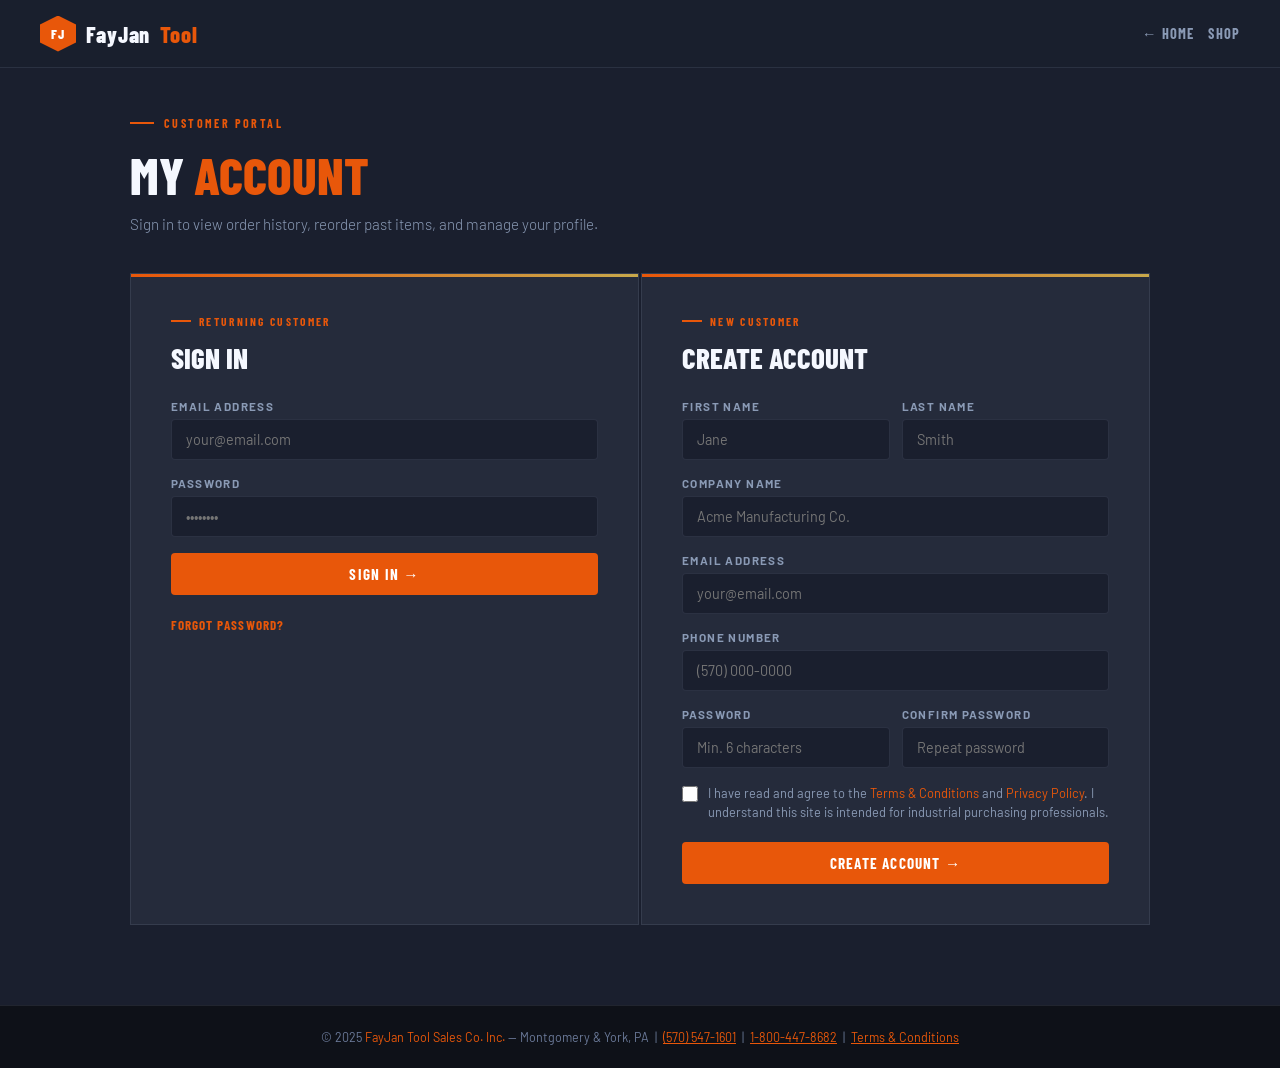
<file: account.html>
<!DOCTYPE html>
<html lang="en">
<head>
<meta charset="UTF-8">
<meta name="viewport" content="width=device-width, initial-scale=1.0">
<title>My Account — FayJan Tool Sales</title>
<link rel="preconnect" href="https://fonts.googleapis.com">
<link href="https://fonts.googleapis.com/css2?family=Barlow+Condensed:wght@400;600;700;800&family=Barlow:wght@300;400;500;600&display=swap" rel="stylesheet">
<style>
  :root {
    --steel:#1a1f2e;--steel-mid:#252b3b;--steel-light:#2e3650;
    --orange:#e8570a;--orange-bright:#ff6b1a;--orange-glow:rgba(232,87,10,0.15);
    --gold:#c8a84b;--silver:#8a9ab5;--light:#dce4f0;--white:#f5f8ff;
    --text-muted:#6b7a99;--border:rgba(138,154,181,0.15);
    --success:#2ecc71;--danger:#e74c3c;
  }
  *,*::before,*::after{box-sizing:border-box;margin:0;padding:0;}
  html{scroll-behavior:smooth;}
  body{font-family:'Barlow',sans-serif;background:var(--steel);color:var(--light);min-height:100vh;}

  /* ── NAV ── */
  nav{position:sticky;top:0;z-index:100;background:rgba(26,31,46,0.97);backdrop-filter:blur(12px);border-bottom:1px solid var(--border);padding:0 40px;display:flex;align-items:center;justify-content:space-between;height:68px;}
  .nav-logo{font-family:'Barlow Condensed',sans-serif;font-size:1.4rem;font-weight:800;letter-spacing:0.04em;color:var(--white);text-decoration:none;display:flex;align-items:center;gap:10px;}
  .nav-logo span{color:var(--orange);}
  .logo-icon{width:36px;height:36px;background:var(--orange);clip-path:polygon(50% 0%,100% 25%,100% 75%,50% 100%,0% 75%,0% 25%);display:flex;align-items:center;justify-content:center;font-size:0.85rem;font-weight:800;color:#fff;flex-shrink:0;}
  .nav-right{display:flex;align-items:center;gap:14px;}
  .nav-link{font-family:'Barlow Condensed',sans-serif;font-size:0.9rem;font-weight:700;letter-spacing:0.08em;text-transform:uppercase;color:var(--silver);text-decoration:none;transition:color 0.2s;}
  .nav-link:hover{color:var(--white);}
  .cart-pill{display:flex;align-items:center;gap:7px;background:var(--steel-mid);border:1px solid var(--border);padding:7px 14px;border-radius:6px;cursor:pointer;color:var(--light);font-family:'Barlow Condensed',sans-serif;font-size:0.9rem;font-weight:700;letter-spacing:0.05em;text-decoration:none;transition:border-color 0.2s,background 0.2s;position:relative;}
  .cart-pill:hover{border-color:var(--orange);background:var(--orange-glow);}
  .cart-pill .cnt{background:var(--orange);color:#fff;border-radius:50%;width:18px;height:18px;display:flex;align-items:center;justify-content:center;font-size:0.65rem;font-weight:800;}

  /* ── PAGE WRAPPER ── */
  .page{max-width:1100px;margin:0 auto;padding:48px 40px 80px;}

  /* ── AUTH PANEL (login / register) ── */
  .auth-wrap{display:grid;grid-template-columns:1fr 1fr;gap:2px;margin-top:40px;}
  .auth-panel{background:var(--steel-mid);border:1px solid var(--border);padding:40px;position:relative;overflow:hidden;}
  .auth-panel::before{content:'';position:absolute;top:0;left:0;right:0;height:3px;background:linear-gradient(90deg,var(--orange),var(--gold));}
  .auth-eyebrow{font-family:'Barlow Condensed',sans-serif;font-size:0.72rem;font-weight:700;letter-spacing:0.2em;text-transform:uppercase;color:var(--orange);display:flex;align-items:center;gap:8px;margin-bottom:12px;}
  .auth-eyebrow::before{content:'';width:20px;height:2px;background:var(--orange);}
  .auth-panel h2{font-family:'Barlow Condensed',sans-serif;font-size:1.8rem;font-weight:800;text-transform:uppercase;color:var(--white);margin-bottom:24px;}
  .form-row{margin-bottom:16px;}
  .form-row label{display:block;font-size:0.73rem;font-weight:700;letter-spacing:0.12em;text-transform:uppercase;color:var(--silver);margin-bottom:6px;}
  .form-row input,.form-row select,.form-row textarea{width:100%;background:var(--steel);border:1px solid var(--border);border-radius:4px;padding:11px 14px;font-family:'Barlow',sans-serif;font-size:0.9rem;color:var(--light);outline:none;transition:border-color 0.2s,box-shadow 0.2s;}
  .form-row input:focus,.form-row select:focus,.form-row textarea:focus{border-color:var(--orange);box-shadow:0 0 0 3px var(--orange-glow);}
  .form-row textarea{resize:vertical;min-height:80px;}
  .form-grid-2{display:grid;grid-template-columns:1fr 1fr;gap:12px;}
  .form-err{background:rgba(231,76,60,0.1);border:1px solid rgba(231,76,60,0.3);border-radius:4px;padding:10px 14px;font-size:0.82rem;color:var(--danger);margin-bottom:14px;display:none;}
  .form-ok{background:rgba(46,204,113,0.1);border:1px solid rgba(46,204,113,0.3);border-radius:4px;padding:10px 14px;font-size:0.82rem;color:var(--success);margin-bottom:14px;display:none;}
  .btn{display:inline-flex;align-items:center;gap:7px;border:none;cursor:pointer;font-family:'Barlow Condensed',sans-serif;font-weight:700;letter-spacing:0.08em;text-transform:uppercase;border-radius:4px;transition:all 0.2s;}
  .btn-primary{background:var(--orange);color:#fff;padding:12px 28px;font-size:0.95rem;}
  .btn-primary:hover{background:var(--orange-bright);}
  .btn-secondary{background:transparent;color:var(--light);padding:12px 24px;font-size:0.95rem;border:1px solid var(--border);}
  .btn-secondary:hover{border-color:var(--silver);color:var(--white);}
  .btn-ghost{background:transparent;color:var(--orange);padding:8px 0;font-size:0.82rem;border:none;cursor:pointer;font-family:'Barlow Condensed',sans-serif;font-weight:700;letter-spacing:0.08em;text-transform:uppercase;}
  .btn-ghost:hover{text-decoration:underline;}
  .btn-full{width:100%;justify-content:center;}

  /* Terms checkbox */
  .terms-row{display:flex;align-items:flex-start;gap:10px;margin-bottom:20px;}
  .terms-row input[type=checkbox]{width:16px;height:16px;margin-top:2px;flex-shrink:0;accent-color:var(--orange);}
  .terms-row label{font-size:0.8rem;color:var(--silver);line-height:1.5;cursor:pointer;}
  .terms-row label a{color:var(--orange);text-decoration:none;}
  .terms-row label a:hover{text-decoration:underline;}

  /* ── ACCOUNT DASHBOARD ── */
  #dashView{display:none;}
  .dash-header{display:flex;align-items:center;justify-content:space-between;flex-wrap:wrap;gap:16px;margin-bottom:36px;}
  .dash-welcome{font-family:'Barlow Condensed',sans-serif;font-size:2rem;font-weight:800;text-transform:uppercase;color:var(--white);}
  .dash-welcome span{color:var(--orange);}
  .dash-tabs{display:flex;gap:2px;border-bottom:2px solid var(--border);margin-bottom:32px;}
  .dash-tab{font-family:'Barlow Condensed',sans-serif;font-size:0.85rem;font-weight:700;letter-spacing:0.1em;text-transform:uppercase;padding:12px 20px;border:none;background:transparent;color:var(--text-muted);cursor:pointer;border-bottom:2px solid transparent;margin-bottom:-2px;transition:all 0.2s;}
  .dash-tab:hover{color:var(--silver);}
  .dash-tab.active{color:var(--orange);border-bottom-color:var(--orange);}
  .tab-pane{display:none;}
  .tab-pane.active{display:block;}

  /* stats */
  .acct-stats{display:grid;grid-template-columns:repeat(4,1fr);gap:2px;margin-bottom:28px;}
  .acct-stat{background:var(--steel-mid);border:1px solid var(--border);padding:20px;}
  .acct-stat-n{font-family:'Barlow Condensed',sans-serif;font-size:1.8rem;font-weight:800;color:var(--white);}
  .acct-stat-n em{color:var(--orange);font-style:normal;}
  .acct-stat-l{font-size:0.72rem;color:var(--text-muted);text-transform:uppercase;letter-spacing:0.08em;margin-top:4px;}

  /* orders */
  .orders-empty{text-align:center;padding:60px 20px;color:var(--text-muted);}
  .orders-empty svg{opacity:0.15;margin-bottom:16px;}
  .order-card{background:var(--steel-mid);border:1px solid var(--border);border-radius:6px;overflow:hidden;margin-bottom:14px;}
  .order-card-header{padding:16px 20px;border-bottom:1px solid var(--border);display:flex;align-items:center;justify-content:space-between;flex-wrap:wrap;gap:10px;}
  .order-id{font-family:'Barlow Condensed',sans-serif;font-size:0.85rem;font-weight:700;color:var(--white);}
  .order-date{font-size:0.78rem;color:var(--text-muted);}
  .order-status{font-family:'Barlow Condensed',sans-serif;font-size:0.72rem;font-weight:700;letter-spacing:0.1em;text-transform:uppercase;padding:3px 10px;border-radius:20px;}
  .status-submitted{background:rgba(232,87,10,0.15);color:var(--orange);border:1px solid rgba(232,87,10,0.3);}
  .status-processing{background:rgba(200,168,75,0.15);color:var(--gold);border:1px solid rgba(200,168,75,0.3);}
  .status-complete{background:rgba(46,204,113,0.15);color:var(--success);border:1px solid rgba(46,204,113,0.3);}
  .order-items-wrap{padding:16px 20px;}
  .order-line{display:flex;align-items:center;justify-content:space-between;padding:8px 0;border-bottom:1px solid var(--border);font-size:0.82rem;}
  .order-line:last-child{border:none;}
  .order-line-name{color:var(--light);flex:1;}
  .order-line-sku{color:var(--text-muted);font-size:0.72rem;margin-left:8px;}
  .order-line-qty{color:var(--silver);margin:0 16px;white-space:nowrap;}
  .order-line-price{font-family:'Barlow Condensed',sans-serif;font-weight:700;color:var(--white);white-space:nowrap;}
  .order-footer{padding:12px 20px;background:var(--steel);border-top:1px solid var(--border);display:flex;align-items:center;justify-content:space-between;flex-wrap:wrap;gap:10px;}
  .order-total{font-family:'Barlow Condensed',sans-serif;font-size:1rem;font-weight:800;color:var(--white);}
  .reorder-btn{display:inline-flex;align-items:center;gap:6px;background:var(--orange-glow);border:1px solid rgba(232,87,10,0.3);color:var(--orange);padding:6px 14px;border-radius:4px;font-family:'Barlow Condensed',sans-serif;font-size:0.78rem;font-weight:700;letter-spacing:0.08em;text-transform:uppercase;cursor:pointer;transition:background 0.2s;}
  .reorder-btn:hover{background:var(--orange);color:#fff;}

  /* profile */
  .profile-section{background:var(--steel-mid);border:1px solid var(--border);border-radius:8px;padding:32px;margin-bottom:20px;position:relative;overflow:hidden;}
  .profile-section::before{content:'';position:absolute;top:0;left:0;right:0;height:3px;background:linear-gradient(90deg,var(--orange),var(--gold));}
  .section-label{font-family:'Barlow Condensed',sans-serif;font-size:0.75rem;font-weight:700;letter-spacing:0.18em;text-transform:uppercase;color:var(--silver);margin-bottom:20px;}

  /* saved items */
  .saved-grid{display:grid;grid-template-columns:repeat(auto-fill,minmax(220px,1fr));gap:12px;}
  .saved-card{background:var(--steel-mid);border:1px solid var(--border);border-radius:6px;padding:16px;display:flex;flex-direction:column;gap:8px;}
  .saved-card-name{font-family:'Barlow Condensed',sans-serif;font-size:0.9rem;font-weight:700;color:var(--white);}
  .saved-card-cat{font-size:0.7rem;color:var(--text-muted);text-transform:uppercase;letter-spacing:0.08em;}
  .saved-card-price{font-family:'Barlow Condensed',sans-serif;font-size:1rem;font-weight:800;color:var(--orange);}
  .saved-card-actions{display:flex;gap:6px;margin-top:auto;}

  /* ── TERMS MODAL ── */
  .modal-bg{position:fixed;inset:0;background:rgba(0,0,0,0.75);z-index:500;display:none;align-items:center;justify-content:center;padding:20px;}
  .modal-bg.open{display:flex;}
  .modal-box{background:var(--steel-mid);border:1px solid var(--border);border-radius:10px;max-width:680px;width:100%;max-height:90vh;display:flex;flex-direction:column;overflow:hidden;}
  .modal-box::before{content:'';display:block;height:3px;background:linear-gradient(90deg,var(--orange),var(--gold));}
  .modal-head{padding:24px 28px;border-bottom:1px solid var(--border);display:flex;align-items:center;justify-content:space-between;}
  .modal-head h2{font-family:'Barlow Condensed',sans-serif;font-size:1.3rem;font-weight:800;text-transform:uppercase;color:var(--white);}
  .modal-close-btn{background:none;border:none;color:var(--silver);cursor:pointer;font-size:1.4rem;line-height:1;}
  .modal-close-btn:hover{color:var(--white);}
  .modal-scroll{flex:1;overflow-y:auto;padding:28px;font-size:0.82rem;color:var(--silver);line-height:1.85;}
  .modal-scroll h3{font-family:'Barlow Condensed',sans-serif;font-size:1rem;font-weight:700;color:var(--white);margin:20px 0 8px;text-transform:uppercase;letter-spacing:0.06em;}
  .modal-scroll h3:first-child{margin-top:0;}
  .modal-scroll p{margin-bottom:12px;}
  .modal-scroll ul{padding-left:18px;margin-bottom:12px;}
  .modal-scroll li{margin-bottom:6px;}
  .modal-foot{padding:20px 28px;border-top:1px solid var(--border);display:flex;gap:12px;justify-content:flex-end;}

  /* ── TOAST ── */
  .toasts{position:fixed;bottom:24px;right:24px;z-index:999;display:flex;flex-direction:column;gap:8px;}
  .toast{background:var(--steel-light);border:1px solid var(--border);border-left:3px solid var(--success);border-radius:6px;padding:12px 18px;font-size:0.84rem;color:var(--white);animation:tIn 0.3s ease;box-shadow:0 4px 20px rgba(0,0,0,0.35);}
  .toast.err{border-left-color:var(--danger);}
  @keyframes tIn{from{opacity:0;transform:translateX(16px)}to{opacity:1;transform:translateX(0)}}

  /* FOOTER */
  footer{background:#0e1118;border-top:1px solid var(--border);padding:24px 40px;text-align:center;}
  .footer-copy{font-size:0.78rem;color:var(--text-muted);}
  .footer-copy span{color:var(--orange);}

  @media(max-width:768px){
    nav{padding:0 16px;}
    .page{padding:32px 16px 60px;}
    .auth-wrap{grid-template-columns:1fr;}
    .form-grid-2{grid-template-columns:1fr;}
    .acct-stats{grid-template-columns:1fr 1fr;}
    .dash-tabs{overflow-x:auto;gap:0;}
    .dash-tab{white-space:nowrap;font-size:0.78rem;padding:10px 14px;}
  }
</style>
</head>
<body>

<!-- NAV -->
<nav>
  <a href="index.html" class="nav-logo">
    <div class="logo-icon">FJ</div>
    FayJan <span>Tool</span>
  </a>
  <div class="nav-right">
    <a href="index.html" class="nav-link">← Home</a>
    <a href="shop.html" class="nav-link">Shop</a>
    <a href="shop.html" class="cart-pill" id="navCartPill" style="display:none">
      <svg width="16" height="16" fill="none" stroke="currentColor" stroke-width="2" viewBox="0 0 24 24"><path d="M6 2L3 6v14a2 2 0 002 2h14a2 2 0 002-2V6l-3-4zM3 6h18"/><path d="M16 10a4 4 0 01-8 0"/></svg>
      Cart <span class="cnt" id="navCartCnt">0</span>
    </a>
  </div>
</nav>

<!-- AUTH SCREEN -->
<div id="authView">
  <div class="page">
    <div style="margin-bottom:8px">
      <div style="font-family:'Barlow Condensed',sans-serif;font-size:0.75rem;font-weight:700;letter-spacing:0.2em;text-transform:uppercase;color:var(--orange);display:flex;align-items:center;gap:10px;margin-bottom:14px;">
        <span style="display:block;width:24px;height:2px;background:var(--orange)"></span>Customer Portal
      </div>
      <h1 style="font-family:'Barlow Condensed',sans-serif;font-size:clamp(2rem,5vw,3.2rem);font-weight:800;text-transform:uppercase;color:var(--white);">My <span style="color:var(--orange)">Account</span></h1>
      <p style="color:var(--silver);font-size:0.95rem;margin-top:10px;font-weight:300;">Sign in to view order history, reorder past items, and manage your profile.</p>
    </div>
    <div class="auth-wrap">

      <!-- LOGIN -->
      <div class="auth-panel">
        <div class="auth-eyebrow">Returning Customer</div>
        <h2>Sign In</h2>
        <div class="form-err" id="loginErr"></div>
        <div class="form-ok" id="loginOk"></div>
        <div class="form-row"><label>Email Address</label><input type="email" id="li_email" placeholder="your@email.com" onkeydown="if(event.key==='Enter')doLogin()"></div>
        <div class="form-row"><label>Password</label><input type="password" id="li_pw" placeholder="••••••••" onkeydown="if(event.key==='Enter')doLogin()"></div>
        <button class="btn btn-primary btn-full" style="margin-bottom:14px" onclick="doLogin()">Sign In →</button>
        <button class="btn-ghost" onclick="showForgot()">Forgot password?</button>
      </div>

      <!-- REGISTER -->
      <div class="auth-panel">
        <div class="auth-eyebrow">New Customer</div>
        <h2>Create Account</h2>
        <div class="form-err" id="regErr"></div>
        <div class="form-grid-2">
          <div class="form-row"><label>First Name</label><input type="text" id="r_first" placeholder="Jane"></div>
          <div class="form-row"><label>Last Name</label><input type="text" id="r_last" placeholder="Smith"></div>
        </div>
        <div class="form-row"><label>Company Name</label><input type="text" id="r_company" placeholder="Acme Manufacturing Co."></div>
        <div class="form-row"><label>Email Address</label><input type="email" id="r_email" placeholder="your@email.com"></div>
        <div class="form-row"><label>Phone Number</label><input type="tel" id="r_phone" placeholder="(570) 000-0000"></div>
        <div class="form-grid-2">
          <div class="form-row"><label>Password</label><input type="password" id="r_pw" placeholder="Min. 6 characters"></div>
          <div class="form-row"><label>Confirm Password</label><input type="password" id="r_pw2" placeholder="Repeat password"></div>
        </div>
        <div class="terms-row">
          <input type="checkbox" id="termsCheck">
          <label for="termsCheck">I have read and agree to the <a href="javascript:void(0)" onclick="openTerms()">Terms &amp; Conditions</a> and <a href="javascript:void(0)" onclick="openTerms()">Privacy Policy</a>. I understand this site is intended for industrial purchasing professionals.</label>
        </div>
        <button class="btn btn-primary btn-full" onclick="doRegister()">Create Account →</button>
      </div>
    </div>
  </div>
</div>

<!-- DASHBOARD -->
<div id="dashView">
  <div class="page">
    <div class="dash-header">
      <div>
        <div style="font-family:'Barlow Condensed',sans-serif;font-size:0.72rem;font-weight:700;letter-spacing:0.2em;text-transform:uppercase;color:var(--orange);margin-bottom:8px;">Customer Portal</div>
        <div class="dash-welcome">Welcome back, <span id="dashName">—</span></div>
        <div style="font-size:0.82rem;color:var(--text-muted);margin-top:4px;" id="dashCompany"></div>
      </div>
      <div style="display:flex;gap:10px;flex-wrap:wrap">
        <a href="shop.html" class="btn btn-secondary">Browse Products →</a>
        <button class="btn btn-primary" onclick="doLogout()">Sign Out</button>
      </div>
    </div>

    <!-- STAT ROW -->
    <div class="acct-stats">
      <div class="acct-stat"><div class="acct-stat-n" id="st_orders">0</div><div class="acct-stat-l">Total Orders</div></div>
      <div class="acct-stat"><div class="acct-stat-n">$<em id="st_spent">0</em></div><div class="acct-stat-l">Total Spent</div></div>
      <div class="acct-stat"><div class="acct-stat-n" id="st_saved">0</div><div class="acct-stat-l">Saved Items</div></div>
      <div class="acct-stat"><div class="acct-stat-n" id="st_member">—</div><div class="acct-stat-l">Member Since</div></div>
    </div>

    <!-- TABS -->
    <div class="dash-tabs">
      <button class="dash-tab active" onclick="switchTab('orders',this)">Order History</button>
      <button class="dash-tab" onclick="switchTab('saved',this)">Saved Items</button>
      <button class="dash-tab" onclick="switchTab('profile',this)">My Profile</button>
      <button class="dash-tab" onclick="switchTab('security',this)">Password & Security</button>
    </div>

    <!-- ORDERS -->
    <div class="tab-pane active" id="tab-orders">
      <div style="display:flex;align-items:center;justify-content:space-between;margin-bottom:20px;flex-wrap:wrap;gap:10px">
        <div style="font-family:'Barlow Condensed',sans-serif;font-size:1rem;font-weight:700;color:var(--silver);text-transform:uppercase;letter-spacing:0.08em">Order History</div>
        <a href="shop.html" class="btn btn-primary" style="font-size:0.85rem;padding:9px 18px;">+ New Order</a>
      </div>
      <div id="ordersContainer"></div>
    </div>

    <!-- SAVED ITEMS -->
    <div class="tab-pane" id="tab-saved">
      <div style="display:flex;align-items:center;justify-content:space-between;margin-bottom:20px;flex-wrap:wrap;gap:10px">
        <div style="font-family:'Barlow Condensed',sans-serif;font-size:1rem;font-weight:700;color:var(--silver);text-transform:uppercase;letter-spacing:0.08em">Saved Items</div>
        <a href="shop.html" class="btn btn-secondary" style="font-size:0.85rem;padding:9px 18px;">Browse Products</a>
      </div>
      <div class="saved-grid" id="savedGrid"></div>
    </div>

    <!-- PROFILE -->
    <div class="tab-pane" id="tab-profile">
      <div class="profile-section">
        <div class="section-label">Personal Information</div>
        <div class="form-grid-2">
          <div class="form-row"><label>First Name</label><input type="text" id="p_first"></div>
          <div class="form-row"><label>Last Name</label><input type="text" id="p_last"></div>
        </div>
        <div class="form-row"><label>Company</label><input type="text" id="p_company"></div>
        <div class="form-grid-2">
          <div class="form-row"><label>Email</label><input type="email" id="p_email"></div>
          <div class="form-row"><label>Phone</label><input type="tel" id="p_phone"></div>
        </div>
      </div>
      <div class="profile-section">
        <div class="section-label">Shipping Address</div>
        <div class="form-row"><label>Street Address</label><input type="text" id="p_addr1" placeholder="123 Main St"></div>
        <div class="form-row"><label>Address Line 2</label><input type="text" id="p_addr2" placeholder="Suite, Unit, etc. (optional)"></div>
        <div class="form-grid-2">
          <div class="form-row"><label>City</label><input type="text" id="p_city"></div>
          <div class="form-row"><label>State</label><input type="text" id="p_state" placeholder="PA"></div>
        </div>
        <div class="form-grid-2">
          <div class="form-row"><label>ZIP Code</label><input type="text" id="p_zip"></div>
          <div class="form-row"><label>Country</label><input type="text" id="p_country" value="United States"></div>
        </div>
      </div>
      <div class="profile-section">
        <div class="section-label">Order Preferences</div>
        <div class="form-row"><label>Preferred Contact Method</label>
          <select id="p_contact">
            <option value="email">Email</option>
            <option value="phone">Phone</option>
            <option value="either">Either</option>
          </select>
        </div>
        <div class="form-row"><label>Notes for FayJan Team</label><textarea id="p_notes" placeholder="Preferred delivery days, special instructions, account manager name..."></textarea></div>
      </div>
      <button class="btn btn-primary" onclick="saveProfile()">Save Changes →</button>
    </div>

    <!-- SECURITY -->
    <div class="tab-pane" id="tab-security">
      <div class="profile-section">
        <div class="section-label">Change Password</div>
        <div class="form-row"><label>Current Password</label><input type="password" id="sec_cur" placeholder="Current password"></div>
        <div class="form-row"><label>New Password</label><input type="password" id="sec_new" placeholder="Min. 6 characters"></div>
        <div class="form-row"><label>Confirm New Password</label><input type="password" id="sec_conf" placeholder="Repeat new password"></div>
        <button class="btn btn-primary" onclick="changePassword()" style="margin-top:4px">Update Password →</button>
      </div>
      <div class="profile-section">
        <div class="section-label">Account Data</div>
        <p style="font-size:0.82rem;color:var(--silver);margin-bottom:16px;line-height:1.7">Download all your account data including order history and profile information as a JSON file.</p>
        <div style="display:flex;gap:10px;flex-wrap:wrap">
          <button class="btn btn-secondary" onclick="exportData()">⬇ Download My Data</button>
          <button class="btn" style="background:transparent;color:var(--danger);border:1px solid rgba(231,76,60,0.3);padding:10px 20px;font-size:0.9rem;" onclick="deleteAccount()">Delete Account</button>
        </div>
      </div>
    </div>

  </div><!-- /page -->
</div><!-- /dashView -->

<!-- TERMS MODAL -->
<div class="modal-bg" id="termsModal">
  <div class="modal-box">
    <div class="modal-head">
      <h2>Terms &amp; Conditions</h2>
      <button class="modal-close-btn" onclick="closeTerms()">×</button>
    </div>
    <div class="modal-scroll">
      <h3>1. Agreement to Terms</h3>
      <p>By creating an account on the FayJan Tool Sales Co. Inc. website ("Site"), you agree to be bound by these Terms and Conditions ("Terms"). If you do not agree to these Terms, do not create an account or use this Site. These Terms constitute a legally binding agreement between you and FayJan Tool Sales Co. Inc.</p>

      <h3>2. Eligibility</h3>
      <p>This Site is intended for use by industrial purchasing professionals, businesses, and commercial entities. By creating an account, you represent that you are at least 18 years of age, have the legal authority to enter into contracts on behalf of yourself or your organization, and are purchasing for commercial or industrial purposes.</p>

      <h3>3. Account Registration</h3>
      <p>You agree to provide accurate, complete, and current information when creating your account. You are responsible for maintaining the confidentiality of your password and for all activities that occur under your account. You agree to notify FayJan Tool Sales immediately of any unauthorized use of your account.</p>
      <ul>
        <li>Accounts are for business and commercial use only.</li>
        <li>You may not share your account credentials with unauthorized parties.</li>
        <li>FayJan Tool Sales reserves the right to terminate accounts at its discretion.</li>
      </ul>

      <h3>4. Pricing and Orders</h3>
      <p>All prices displayed on this Site are indicative only and subject to confirmation by FayJan Tool Sales. Submitting an order or quote request does not constitute a binding purchase agreement. Orders are confirmed only upon written acknowledgment from FayJan Tool Sales. Prices may vary based on quantity, current inventory, supplier costs, and other factors.</p>

      <h3>5. Payment Terms</h3>
      <p>Payment terms are established separately with each account holder and may include net-30, credit card, or other arrangements as agreed upon. FayJan Tool Sales reserves the right to require prepayment or modify credit terms at any time. Overdue accounts may be subject to finance charges.</p>

      <h3>6. Shipping and Delivery</h3>
      <p>Delivery times are estimates only and FayJan Tool Sales is not liable for delays caused by suppliers, carriers, or other factors outside its control. Risk of loss passes to the customer upon delivery to the carrier. Claims for damaged or missing goods must be reported within 5 business days of receipt.</p>

      <h3>7. Returns and Cancellations</h3>
      <p>Returns must be authorized in advance by FayJan Tool Sales. Special-order items, custom tooling, and items that have been used may not be eligible for return. Restocking fees may apply. All returns must be in original packaging and condition.</p>

      <h3>8. Privacy Policy</h3>
      <p>Your account information, order history, and personal data are stored locally in your browser using browser storage technology. FayJan Tool Sales does not transmit your personal data to third-party marketing services. Your information is used solely for order processing and account management purposes. You may request deletion of your data at any time from your account settings.</p>
      <ul>
        <li>We collect: name, company, email, phone, address, and order history.</li>
        <li>We do not sell your personal information to third parties.</li>
        <li>Your data may be shared only as necessary to fulfill your orders.</li>
      </ul>

      <h3>9. Intellectual Property</h3>
      <p>All content on this Site including text, images, logos, and product information is the property of FayJan Tool Sales Co. Inc. or its suppliers and is protected by applicable intellectual property laws. You may not reproduce, distribute, or create derivative works without express written permission.</p>

      <h3>10. Limitation of Liability</h3>
      <p>FayJan Tool Sales Co. Inc. shall not be liable for any indirect, incidental, special, consequential, or punitive damages arising from your use of this Site or products purchased through it. Our total liability shall not exceed the amount paid for the specific order giving rise to the claim.</p>

      <h3>11. Governing Law</h3>
      <p>These Terms shall be governed by and construed in accordance with the laws of the Commonwealth of Pennsylvania, without regard to conflict of law principles. Any disputes shall be resolved in the courts of Lycoming County or York County, Pennsylvania.</p>

      <h3>12. Contact</h3>
      <p>For questions regarding these Terms, contact FayJan Tool Sales Co. Inc. at 6751 Route 15 Highway, Montgomery, PA 17752, by phone at (570) 547-1601 or toll-free at 1-800-447-8682.</p>

      <p style="margin-top:20px;color:var(--text-muted);font-size:0.78rem;"><em>Last updated: 2025. FayJan Tool Sales Co. Inc. reserves the right to modify these Terms at any time. Continued use of the Site constitutes acceptance of revised Terms.</em></p>
    </div>
    <div class="modal-foot">
      <button class="btn btn-secondary" onclick="closeTerms()">Close</button>
      <button class="btn btn-primary" onclick="acceptTerms()">I Accept These Terms →</button>
    </div>
  </div>
</div>

<!-- FORGOT PASSWORD MODAL -->
<div class="modal-bg" id="forgotModal">
  <div class="modal-box" style="max-width:420px">
    <div class="modal-head">
      <h2>Reset Password</h2>
      <button class="modal-close-btn" onclick="closeForgot()">×</button>
    </div>
    <div style="padding:28px">
      <p style="font-size:0.85rem;color:var(--silver);margin-bottom:20px;line-height:1.6">Enter your registered email address. If an account exists, you'll receive instructions to reset your password. (For this demo, your password will be shown below.)</p>
      <div class="form-row"><label>Email Address</label><input type="email" id="forgot_email" placeholder="your@email.com"></div>
      <div class="form-ok" id="forgotMsg" style="margin-bottom:0"></div>
      <div style="display:flex;gap:10px;margin-top:16px">
        <button class="btn btn-secondary" onclick="closeForgot()">Cancel</button>
        <button class="btn btn-primary" style="flex:1;justify-content:center" onclick="doForgot()">Find Account →</button>
      </div>
    </div>
  </div>
</div>

<div class="toasts" id="toasts"></div>

<footer>
  <div class="footer-copy">© 2025 <span>FayJan Tool Sales Co. Inc.</span> — Montgomery &amp; York, PA &nbsp;|&nbsp;
    <a href="tel:5705471601" style="color:var(--orange)">(570) 547-1601</a> &nbsp;|&nbsp;
    <a href="tel:8004478682" style="color:var(--orange)">1-800-447-8682</a> &nbsp;|&nbsp;
    <a href="javascript:void(0)" onclick="openTerms()" style="color:var(--orange)">Terms &amp; Conditions</a>
  </div>
</footer>

<script>
// ── STORAGE HELPERS ─────────────────────────────────────────────────
const KEY_USERS  = 'fj_users';
const KEY_SESS   = 'fj_session';
const KEY_CART   = 'fj_cart';

function loadUsers(){ try{ return JSON.parse(localStorage.getItem(KEY_USERS)||'{}'); }catch(e){return{};} }
function saveUsers(u){ localStorage.setItem(KEY_USERS,JSON.stringify(u)); }
function loadSession(){ try{ return JSON.parse(localStorage.getItem(KEY_SESS)||'null'); }catch(e){return null;} }
function saveSession(s){ if(s) localStorage.setItem(KEY_SESS,JSON.stringify(s)); else localStorage.removeItem(KEY_SESS); }
function loadCart(){ try{ return JSON.parse(localStorage.getItem(KEY_CART)||'[]'); }catch(e){return[];} }

// ── CART PILL ───────────────────────────────────────────────────────
function syncCartPill(){
  const cart=loadCart();
  const n=cart.reduce((a,b)=>a+b.qty,0);
  const pill=document.getElementById('navCartPill');
  const cnt=document.getElementById('navCartCnt');
  pill.style.display=n>0?'flex':'none';
  cnt.textContent=n;
}

// ── AUTH ────────────────────────────────────────────────────────────
let currentUser=null;

function doLogin(){
  const email=document.getElementById('li_email').value.trim().toLowerCase();
  const pw=document.getElementById('li_pw').value;
  const err=document.getElementById('loginErr');
  err.style.display='none';
  if(!email||!pw){showErr(err,'Please enter your email and password.');return;}
  const users=loadUsers();
  const user=users[email];
  if(!user||user.password!==btoa(pw)){showErr(err,'Email or password is incorrect. Please try again.');return;}
  saveSession({email});
  currentUser=user;
  showDash(user);
  toast('Welcome back, '+user.firstName+'!');
}

function doRegister(){
  const first=document.getElementById('r_first').value.trim();
  const last=document.getElementById('r_last').value.trim();
  const company=document.getElementById('r_company').value.trim();
  const email=document.getElementById('r_email').value.trim().toLowerCase();
  const phone=document.getElementById('r_phone').value.trim();
  const pw=document.getElementById('r_pw').value;
  const pw2=document.getElementById('r_pw2').value;
  const terms=document.getElementById('termsCheck').checked;
  const err=document.getElementById('regErr');
  err.style.display='none';
  if(!first||!last||!email||!pw){showErr(err,'Please fill in all required fields.');return;}
  if(!/^[^\s@]+@[^\s@]+\.[^\s@]+$/.test(email)){showErr(err,'Please enter a valid email address.');return;}
  if(pw.length<6){showErr(err,'Password must be at least 6 characters.');return;}
  if(pw!==pw2){showErr(err,'Passwords do not match.');return;}
  if(!terms){showErr(err,'You must accept the Terms & Conditions to create an account.');return;}
  const users=loadUsers();
  if(users[email]){showErr(err,'An account with this email already exists. Please sign in.');return;}
  const newUser={
    firstName:first,lastName:last,company,email,phone,
    password:btoa(pw),
    createdAt:new Date().toISOString(),
    termsAccepted:new Date().toISOString(),
    profile:{addr1:'',addr2:'',city:'',state:'',zip:'',country:'United States',contactPref:'email',notes:''},
    orders:[],savedItems:[]
  };
  users[email]=newUser;
  saveUsers(users);
  saveSession({email});
  currentUser=newUser;
  showDash(newUser);
  toast('Account created! Welcome to FayJan, '+first+'.');
}

function doLogout(){
  saveSession(null);
  currentUser=null;
  document.getElementById('dashView').style.display='none';
  document.getElementById('authView').style.display='block';
  document.getElementById('li_email').value='';
  document.getElementById('li_pw').value='';
  toast('You have been signed out.');
}

function showDash(user){
  document.getElementById('authView').style.display='none';
  document.getElementById('dashView').style.display='block';
  document.getElementById('dashName').textContent=user.firstName+' '+user.lastName;
  document.getElementById('dashCompany').textContent=user.company||'';
  renderStats(user);
  renderOrders(user);
  renderSaved(user);
  fillProfile(user);
  document.getElementById('st_member').textContent=new Date(user.createdAt).getFullYear();
}

// ── STATS ────────────────────────────────────────────────────────────
function renderStats(u){
  const orders=u.orders||[];
  const spent=orders.reduce((a,o)=>a+(o.total||0),0);
  document.getElementById('st_orders').textContent=orders.length;
  document.getElementById('st_spent').textContent=spent.toFixed(2);
  document.getElementById('st_saved').textContent=(u.savedItems||[]).length;
}

// ── ORDERS ───────────────────────────────────────────────────────────
function renderOrders(u){
  const c=document.getElementById('ordersContainer');
  const orders=[...(u.orders||[])].reverse();
  if(!orders.length){
    c.innerHTML=`<div class="orders-empty">
      <svg width="64" height="64" fill="none" stroke="currentColor" stroke-width="1" viewBox="0 0 24 24"><path d="M6 2L3 6v14a2 2 0 002 2h14a2 2 0 002-2V6l-3-4zM3 6h18"/><path d="M16 10a4 4 0 01-8 0"/></svg>
      <h3 style="font-family:'Barlow Condensed',sans-serif;font-size:1.3rem;font-weight:700;color:var(--silver);margin-bottom:8px">No orders yet</h3>
      <p style="font-size:0.85rem;margin-bottom:20px">Your order history will appear here after your first purchase.</p>
      <a href="shop.html" class="btn btn-primary">Browse Products →</a>
    </div>`;
    return;
  }
  c.innerHTML=orders.map(o=>{
    const statusClass={submitted:'status-submitted',processing:'status-processing',complete:'status-complete'}[o.status]||'status-submitted';
    const itemsHtml=(o.items||[]).map(i=>`
      <div class="order-line">
        <span class="order-line-name">${i.name}</span>
        ${i.sku?`<span class="order-line-sku">SKU: ${i.sku}</span>`:''}
        <span class="order-line-qty">×${i.qty}</span>
        <span class="order-line-price">${i.price?'$'+(i.price*i.qty).toFixed(2):'Quote'}</span>
      </div>`).join('');
    return `<div class="order-card">
      <div class="order-card-header">
        <div>
          <div class="order-id">Order #${o.id}</div>
          <div class="order-date">${new Date(o.date).toLocaleDateString('en-US',{year:'numeric',month:'long',day:'numeric'})}</div>
        </div>
        <span class="order-status ${statusClass}">${o.status}</span>
      </div>
      <div class="order-items-wrap">${itemsHtml}</div>
      <div class="order-footer">
        <div class="order-total">Total: $${(o.total||0).toFixed(2)}</div>
        <button class="reorder-btn" onclick="reorder('${o.id}')">
          <svg width="13" height="13" fill="none" stroke="currentColor" stroke-width="2" viewBox="0 0 24 24"><polyline points="1 4 1 10 7 10"/><path d="M3.51 15a9 9 0 102.13-9.36L1 10"/></svg>
          Reorder All
        </button>
      </div>
    </div>`;
  }).join('');
}

function reorder(orderId){
  if(!currentUser) return;
  const order=currentUser.orders.find(o=>o.id===orderId);
  if(!order||!order.items) return;
  let cart=loadCart();
  order.items.forEach(item=>{
    const ex=cart.find(c=>c.id===item.id||c.sku===item.sku);
    if(ex) ex.qty+=item.qty;
    else cart.push({...item});
  });
  localStorage.setItem(KEY_CART,JSON.stringify(cart));
  syncCartPill();
  toast('Items added to your cart! '+order.items.length+' item(s) ready.');
  setTimeout(()=>{ window.location.href='shop.html'; },900);
}

// ── SAVED ITEMS ───────────────────────────────────────────────────────
function renderSaved(u){
  const g=document.getElementById('savedGrid');
  const items=u.savedItems||[];
  if(!items.length){
    g.innerHTML=`<div style="color:var(--text-muted);font-size:0.85rem;padding:20px 0">No saved items yet. Use the bookmark icon on any product to save it here.</div>`;
    return;
  }
  g.innerHTML=items.map((item,i)=>`
    <div class="saved-card">
      <div class="saved-card-cat">${item.category||''}</div>
      <div class="saved-card-name">${item.name}</div>
      ${item.sku?`<div style="font-size:0.7rem;color:var(--text-muted)">SKU: ${item.sku}</div>`:''}
      <div class="saved-card-price">${item.price?'$'+item.price.toFixed(2):'Contact for pricing'}</div>
      <div class="saved-card-actions">
        <button class="btn btn-primary" style="font-size:0.78rem;padding:7px 12px" onclick="addSavedToCart(${i})">Add to Cart</button>
        <button class="btn btn-secondary" style="font-size:0.78rem;padding:7px 12px" onclick="removeSaved(${i})">Remove</button>
      </div>
    </div>`).join('');
}

function addSavedToCart(idx){
  if(!currentUser) return;
  const item=currentUser.savedItems[idx];
  let cart=loadCart();
  const ex=cart.find(c=>c.sku===item.sku);
  if(ex) ex.qty++;
  else cart.push({id:item.id||'sv_'+Date.now(),name:item.name,sku:item.sku,price:item.price,image:item.image,qty:1});
  localStorage.setItem(KEY_CART,JSON.stringify(cart));
  syncCartPill();
  toast(item.name+' added to cart!');
}

function removeSaved(idx){
  if(!currentUser) return;
  currentUser.savedItems.splice(idx,1);
  persistCurrentUser();
  renderSaved(currentUser);
  renderStats(currentUser);
  toast('Item removed from saved list.');
}

// ── PROFILE ───────────────────────────────────────────────────────────
function fillProfile(u){
  document.getElementById('p_first').value=u.firstName||'';
  document.getElementById('p_last').value=u.lastName||'';
  document.getElementById('p_company').value=u.company||'';
  document.getElementById('p_email').value=u.email||'';
  document.getElementById('p_phone').value=u.phone||'';
  const p=u.profile||{};
  document.getElementById('p_addr1').value=p.addr1||'';
  document.getElementById('p_addr2').value=p.addr2||'';
  document.getElementById('p_city').value=p.city||'';
  document.getElementById('p_state').value=p.state||'';
  document.getElementById('p_zip').value=p.zip||'';
  document.getElementById('p_country').value=p.country||'United States';
  document.getElementById('p_contact').value=p.contactPref||'email';
  document.getElementById('p_notes').value=p.notes||'';
}

function saveProfile(){
  if(!currentUser) return;
  currentUser.firstName=document.getElementById('p_first').value.trim();
  currentUser.lastName=document.getElementById('p_last').value.trim();
  currentUser.company=document.getElementById('p_company').value.trim();
  currentUser.phone=document.getElementById('p_phone').value.trim();
  currentUser.profile={
    addr1:document.getElementById('p_addr1').value.trim(),
    addr2:document.getElementById('p_addr2').value.trim(),
    city:document.getElementById('p_city').value.trim(),
    state:document.getElementById('p_state').value.trim(),
    zip:document.getElementById('p_zip').value.trim(),
    country:document.getElementById('p_country').value.trim(),
    contactPref:document.getElementById('p_contact').value,
    notes:document.getElementById('p_notes').value.trim()
  };
  persistCurrentUser();
  document.getElementById('dashName').textContent=currentUser.firstName+' '+currentUser.lastName;
  document.getElementById('dashCompany').textContent=currentUser.company||'';
  toast('Profile saved successfully!');
}

// ── SECURITY ─────────────────────────────────────────────────────────
function changePassword(){
  if(!currentUser) return;
  const cur=document.getElementById('sec_cur').value;
  const nw=document.getElementById('sec_new').value;
  const conf=document.getElementById('sec_conf').value;
  if(!cur||!nw||!conf){toast('Please fill in all fields.','err');return;}
  if(btoa(cur)!==currentUser.password){toast('Current password is incorrect.','err');return;}
  if(nw.length<6){toast('New password must be at least 6 characters.','err');return;}
  if(nw!==conf){toast('New passwords do not match.','err');return;}
  currentUser.password=btoa(nw);
  persistCurrentUser();
  document.getElementById('sec_cur').value='';
  document.getElementById('sec_new').value='';
  document.getElementById('sec_conf').value='';
  toast('Password updated successfully!');
}

function exportData(){
  if(!currentUser) return;
  const data={...currentUser,password:'[redacted]'};
  const blob=new Blob([JSON.stringify(data,null,2)],{type:'application/json'});
  const url=URL.createObjectURL(blob);
  const a=document.createElement('a');
  a.href=url;
  a.download='fayjan-account-'+currentUser.email+'.json';
  a.click();
  URL.revokeObjectURL(url);
  toast('Account data downloaded.');
}

function deleteAccount(){
  if(!currentUser) return;
  if(!confirm('Delete your account and all data? This cannot be undone.')) return;
  if(!confirm('Confirm: permanently delete account for '+currentUser.email+'?')) return;
  const users=loadUsers();
  delete users[currentUser.email];
  saveUsers(users);
  saveSession(null);
  currentUser=null;
  document.getElementById('dashView').style.display='none';
  document.getElementById('authView').style.display='block';
  toast('Account deleted. Sorry to see you go!');
}

// ── HELPERS ───────────────────────────────────────────────────────────
function persistCurrentUser(){
  const users=loadUsers();
  users[currentUser.email]=currentUser;
  saveUsers(users);
}

function showErr(el,msg){ el.textContent=msg; el.style.display='block'; }

function switchTab(name,el){
  document.querySelectorAll('.dash-tab').forEach(t=>t.classList.remove('active'));
  document.querySelectorAll('.tab-pane').forEach(p=>p.classList.remove('active'));
  el.classList.add('active');
  document.getElementById('tab-'+name).classList.add('active');
}

// ── TERMS MODAL ────────────────────────────────────────────────────────
function openTerms(){ document.getElementById('termsModal').classList.add('open'); }
function closeTerms(){ document.getElementById('termsModal').classList.remove('open'); }
function acceptTerms(){ document.getElementById('termsCheck').checked=true; closeTerms(); toast('Terms accepted.'); }

// ── FORGOT PASSWORD ────────────────────────────────────────────────────
function showForgot(){ document.getElementById('forgotModal').classList.add('open'); document.getElementById('forgotMsg').style.display='none'; }
function closeForgot(){ document.getElementById('forgotModal').classList.remove('open'); }
function doForgot(){
  const email=document.getElementById('forgot_email').value.trim().toLowerCase();
  const msg=document.getElementById('forgotMsg');
  msg.style.display='none';
  if(!email){toast('Enter your email address.','err');return;}
  const users=loadUsers();
  const user=users[email];
  if(!user){msg.style.display='block';msg.textContent='No account found for that email address.';return;}
  msg.style.display='block';
  msg.textContent='Account found! Your password (for demo): '+atob(user.password)+'. In production, a reset email would be sent.';
}

// ── TOAST ────────────────────────────────────────────────────────────
function toast(msg,type=''){
  const wrap=document.getElementById('toasts');
  const el=document.createElement('div');
  el.className='toast'+(type==='err'?' err':'');
  el.textContent=(type==='err'?'⚠ ':'✓ ')+msg;
  wrap.appendChild(el);
  setTimeout(()=>el.remove(),3500);
}

// ── INIT ─────────────────────────────────────────────────────────────
(function init(){
  syncCartPill();
  const sess=loadSession();
  if(sess&&sess.email){
    const users=loadUsers();
    const user=users[sess.email];
    if(user){ currentUser=user; showDash(user); return; }
  }
  document.getElementById('authView').style.display='block';

  // Check if redirected here after a completed order to attach to account
  const params=new URLSearchParams(window.location.search);
  if(params.get('order')){
    const orderData=JSON.parse(decodeURIComponent(params.get('order')));
    if(currentUser){
      currentUser.orders.push(orderData);
      persistCurrentUser();
      renderOrders(currentUser);
      renderStats(currentUser);
      switchTab('orders',document.querySelectorAll('.dash-tab')[0]);
      toast('Order #'+orderData.id+' has been saved to your account!');
    }
  }
})();

// Public helper: called from shop.html after successful order submission to attach order to account
window.attachOrderToAccount=function(orderData){
  const sess=loadSession();
  if(!sess) return false;
  const users=loadUsers();
  const user=users[sess.email];
  if(!user) return false;
  user.orders.push(orderData);
  saveUsers(users);
  return true;
};
</script>
</body>
</html>
</file>
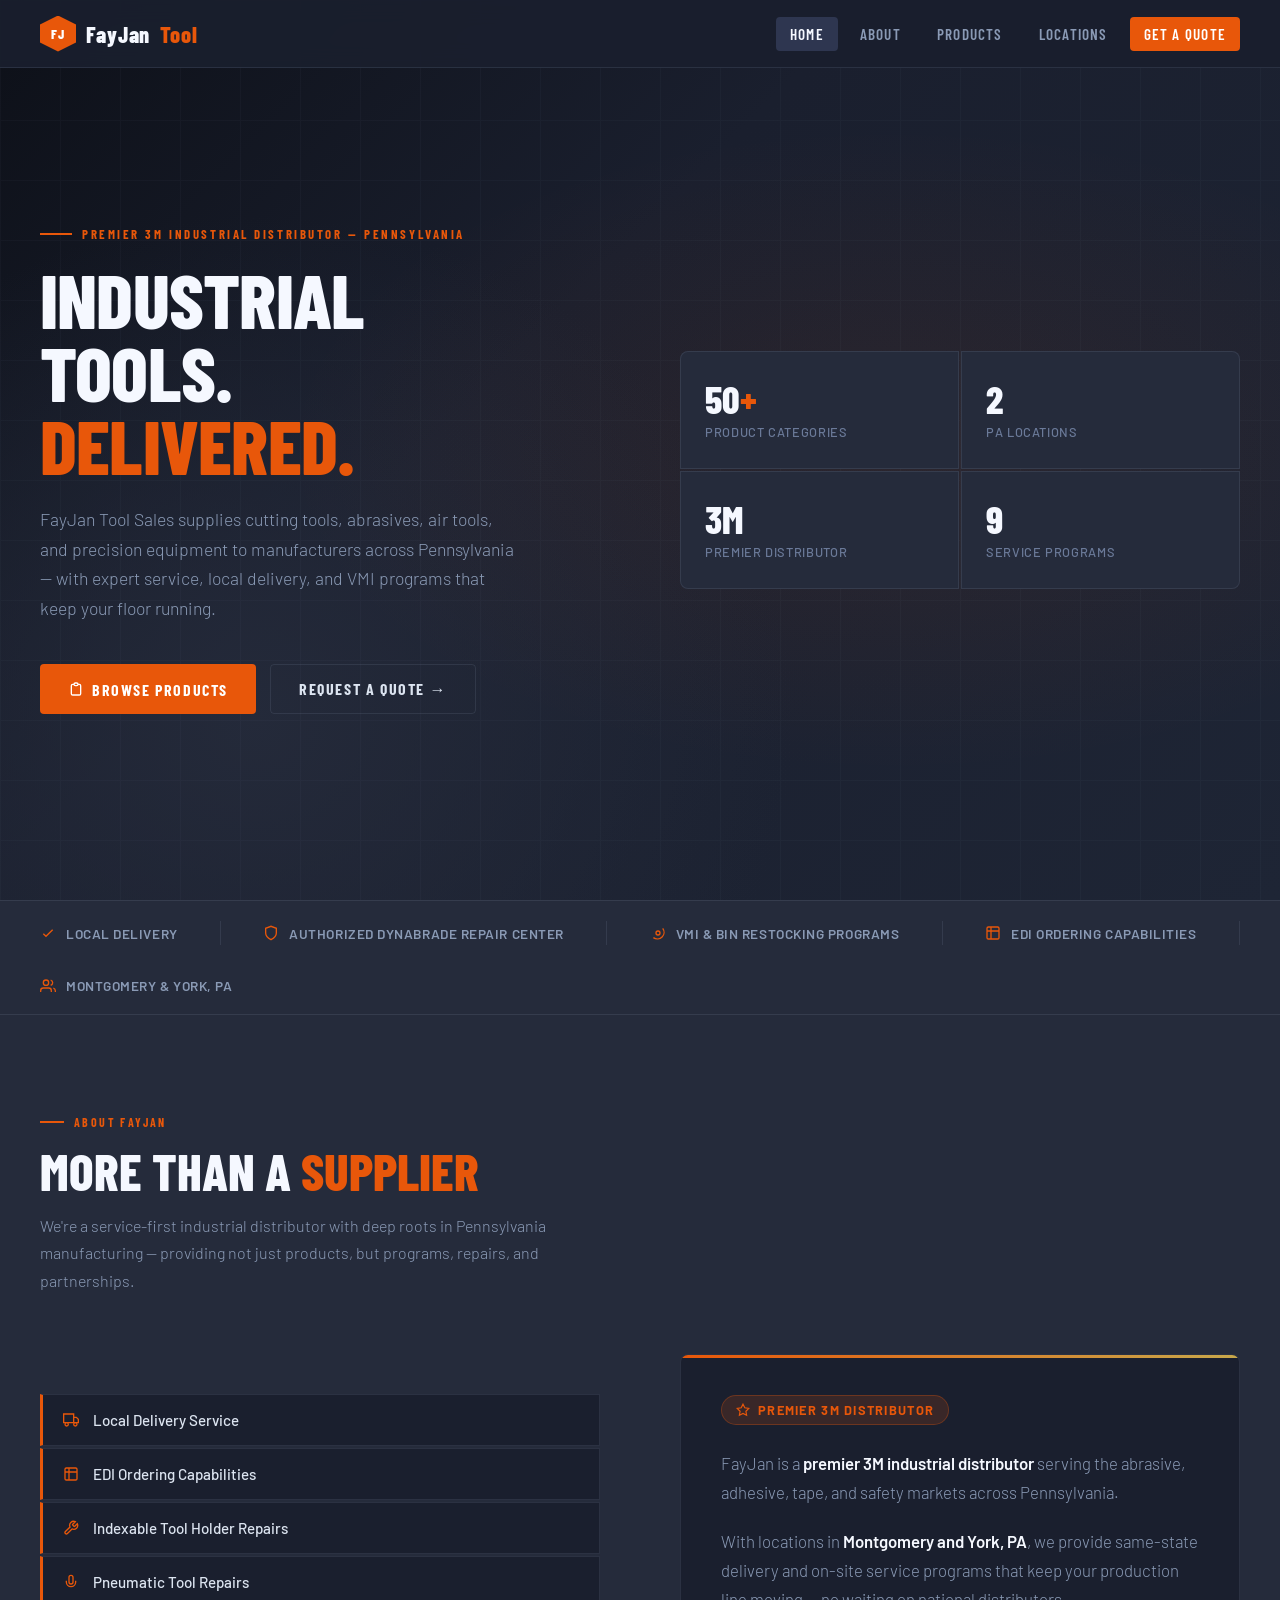
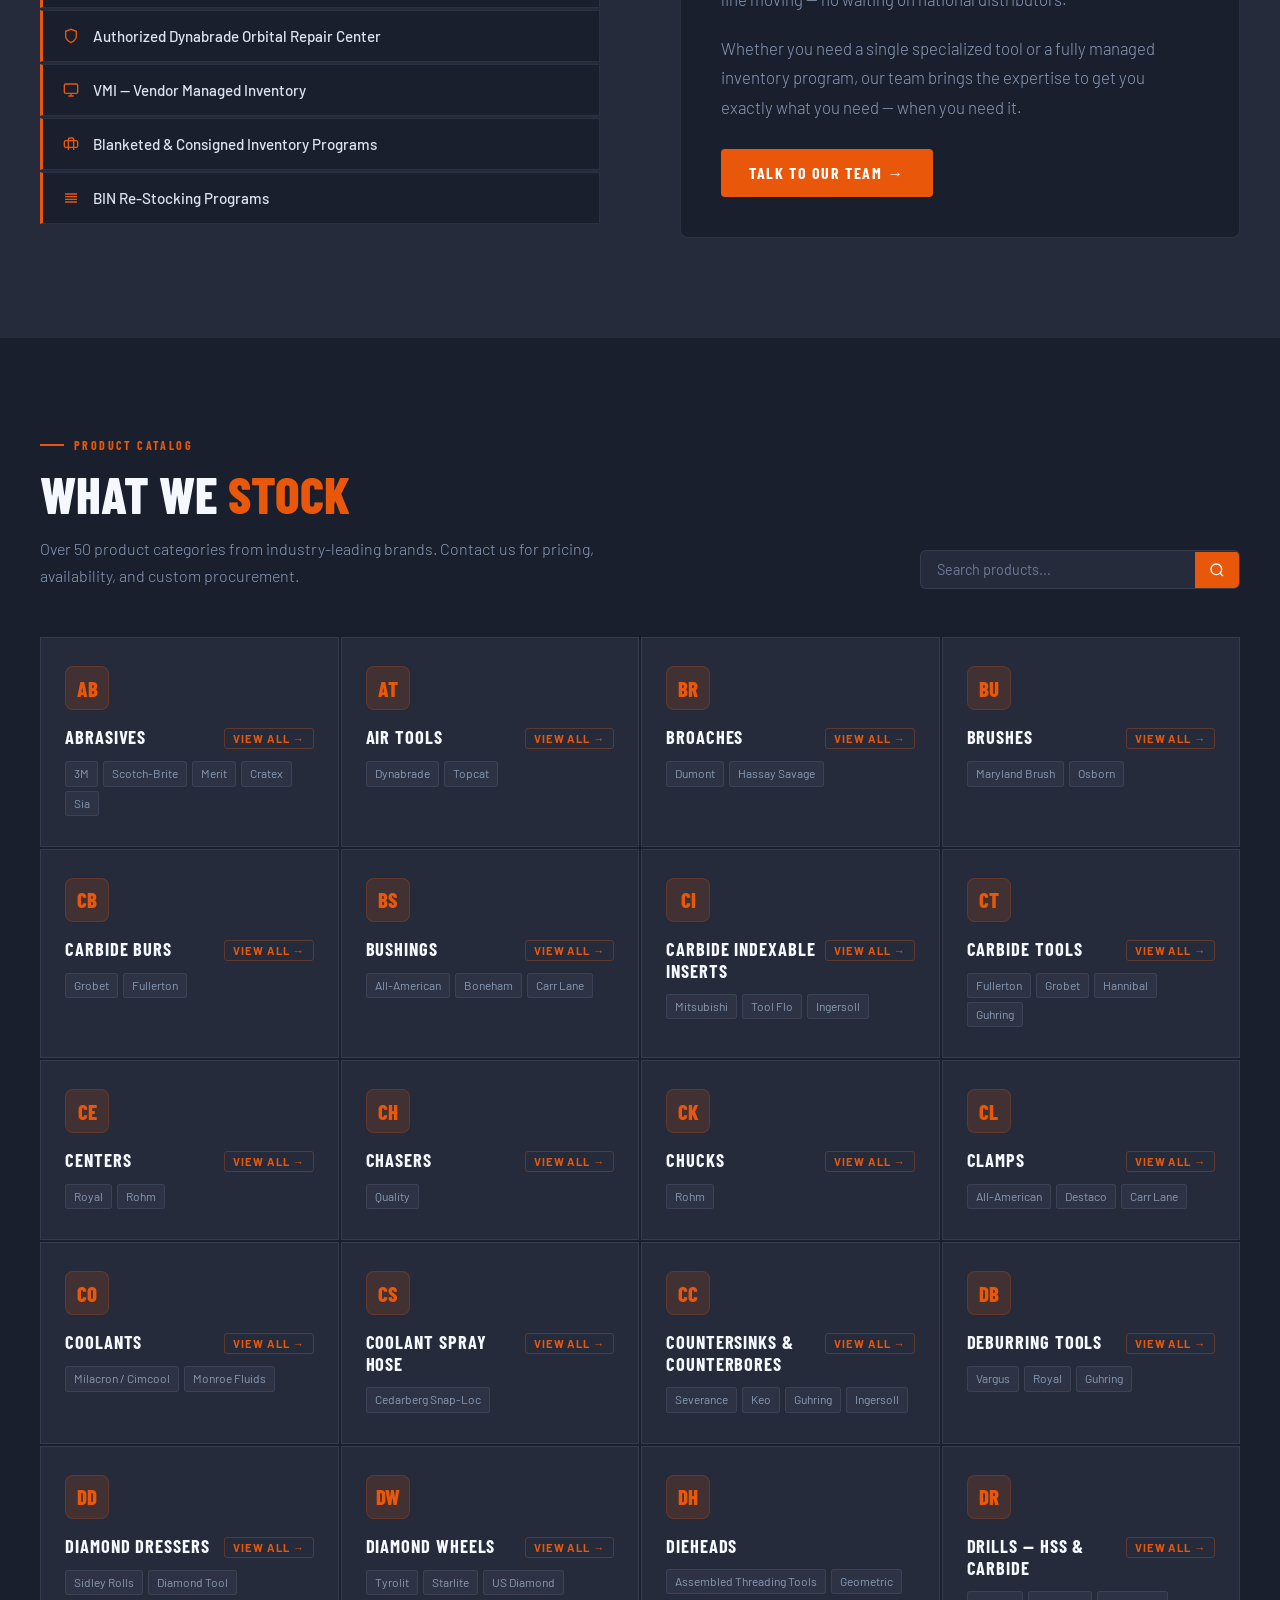
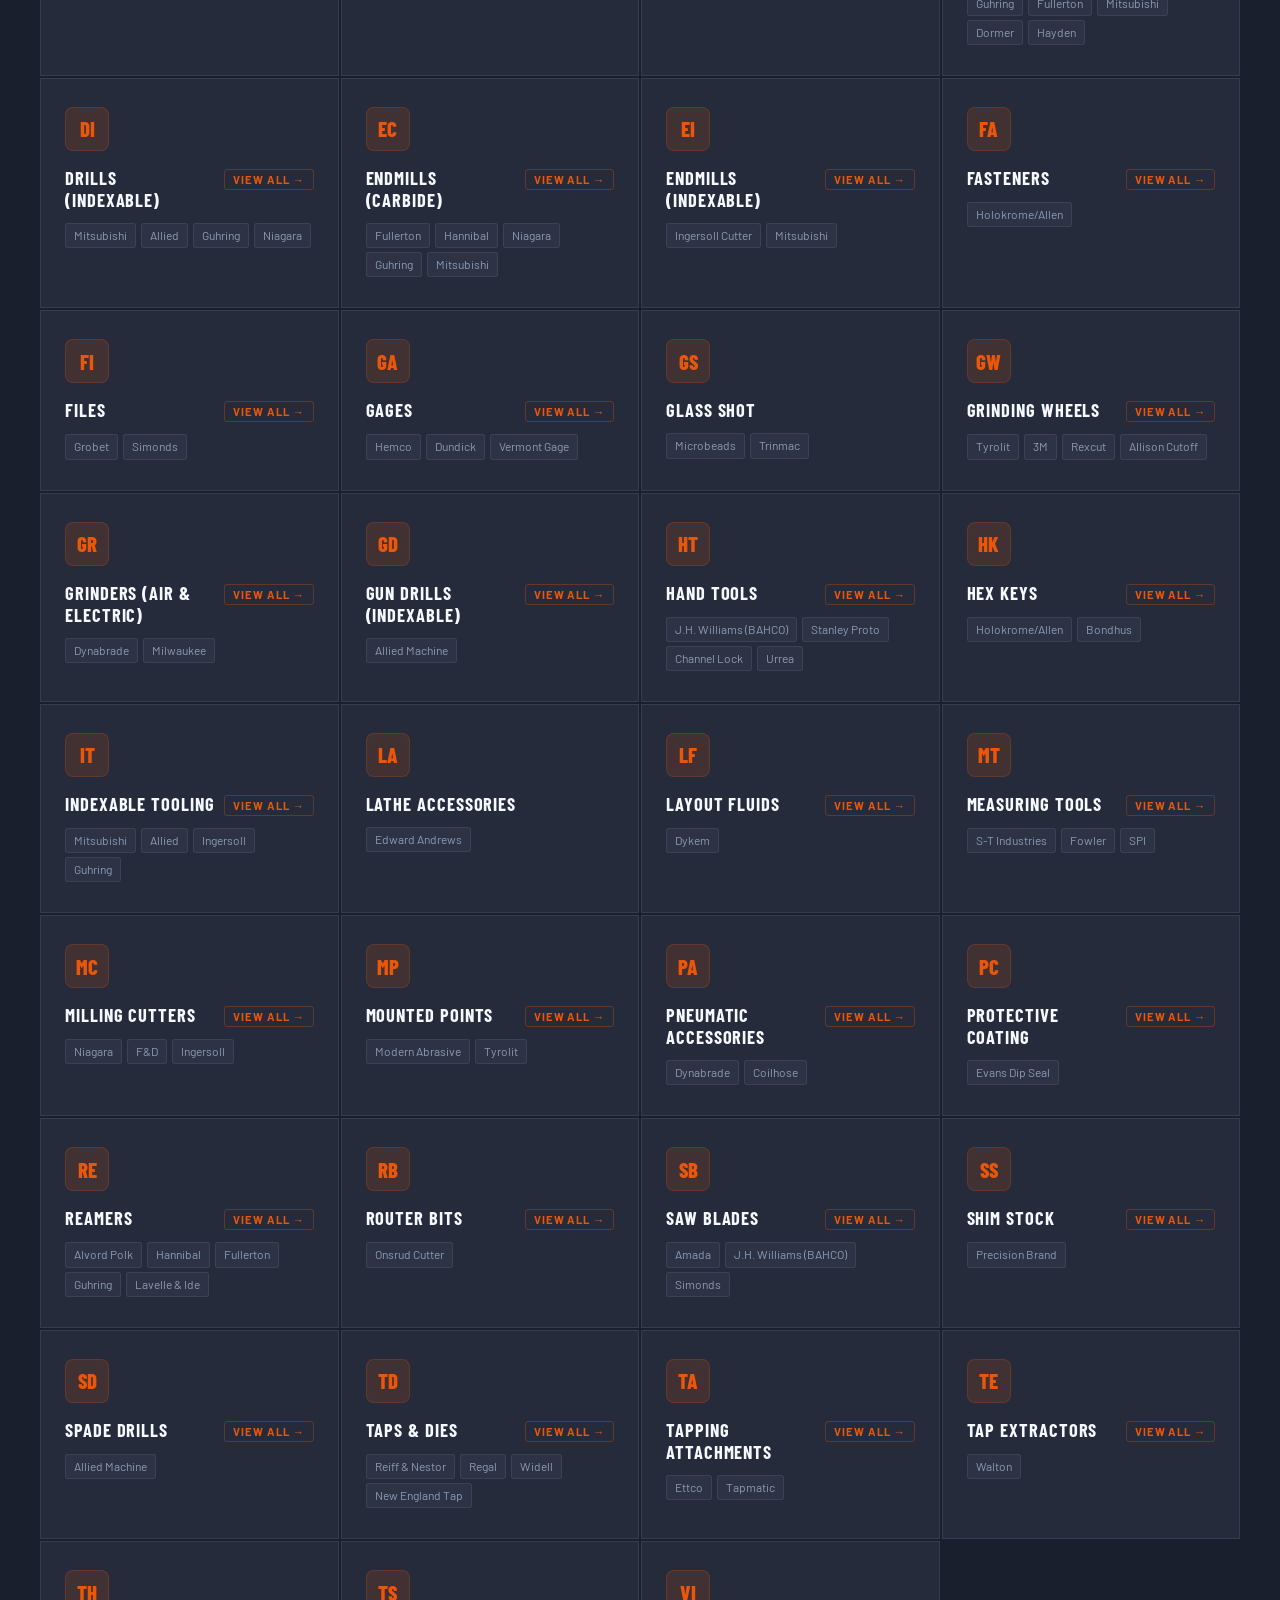
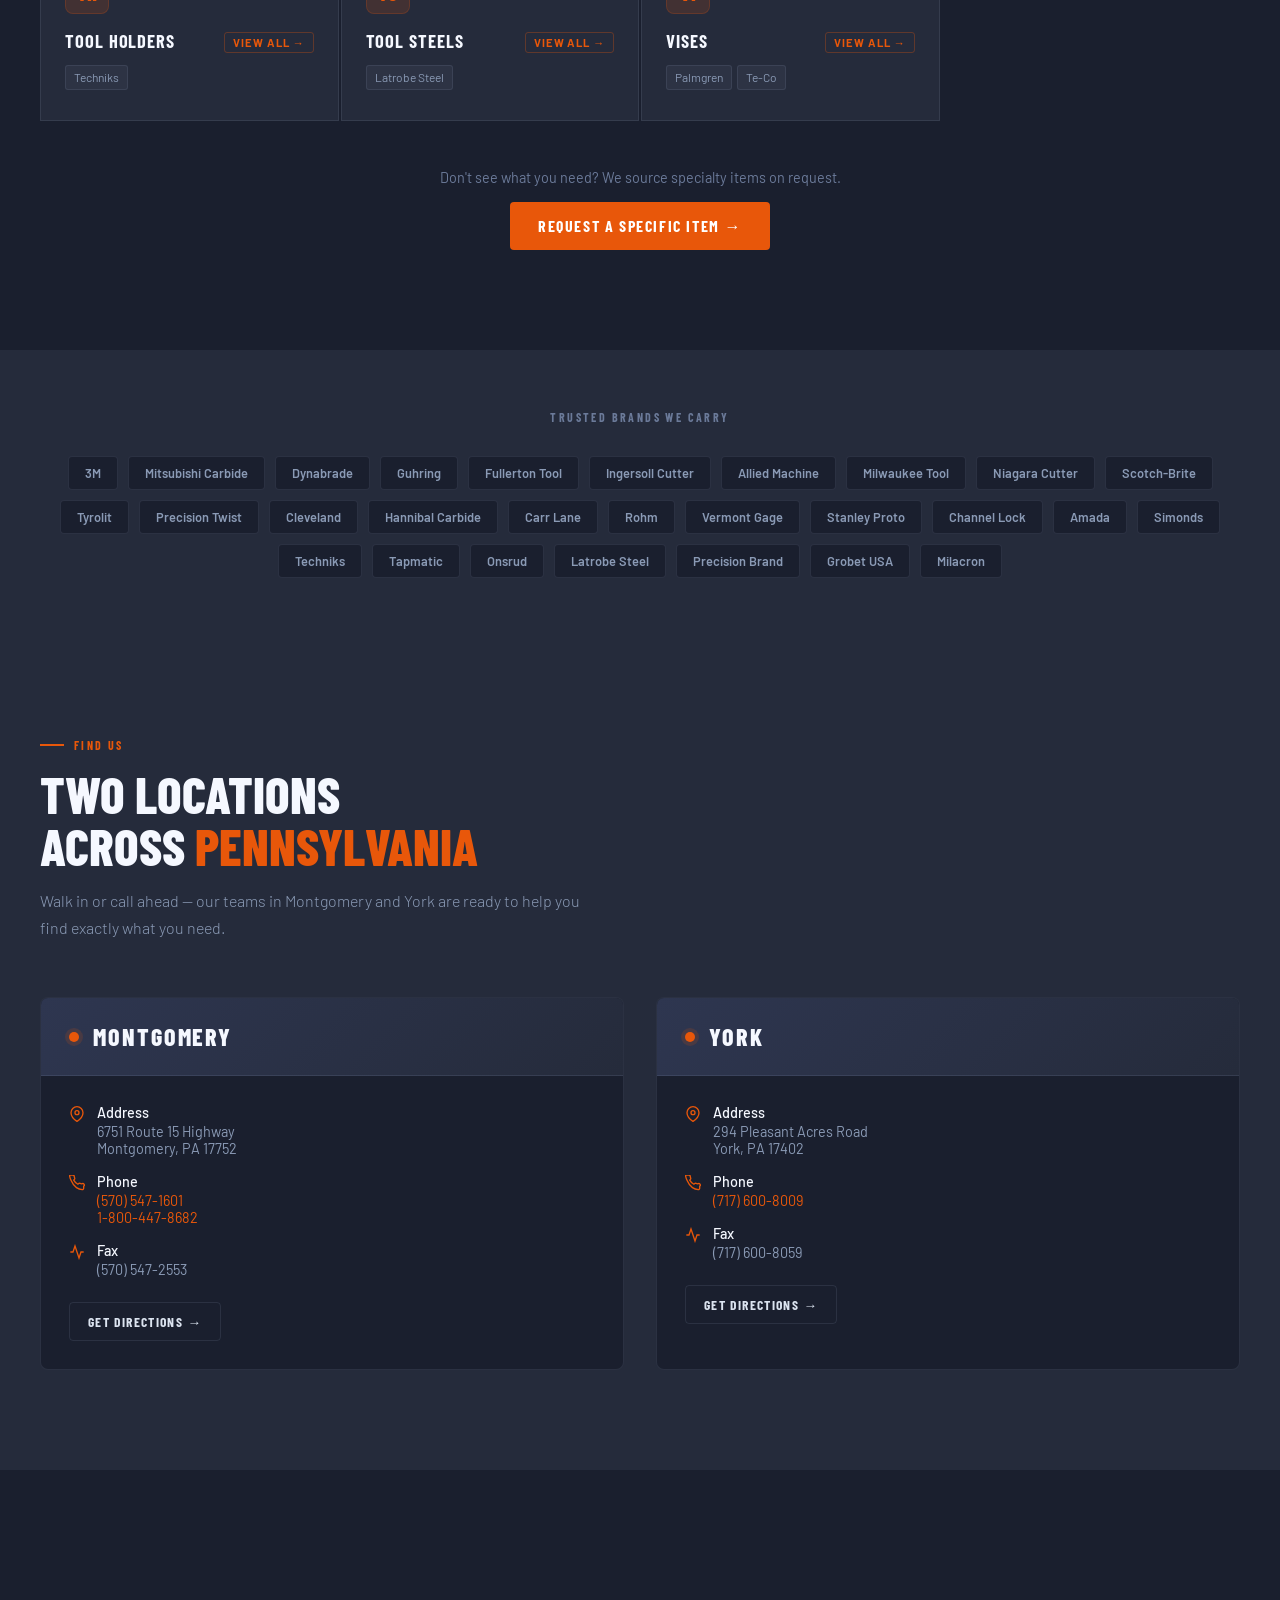
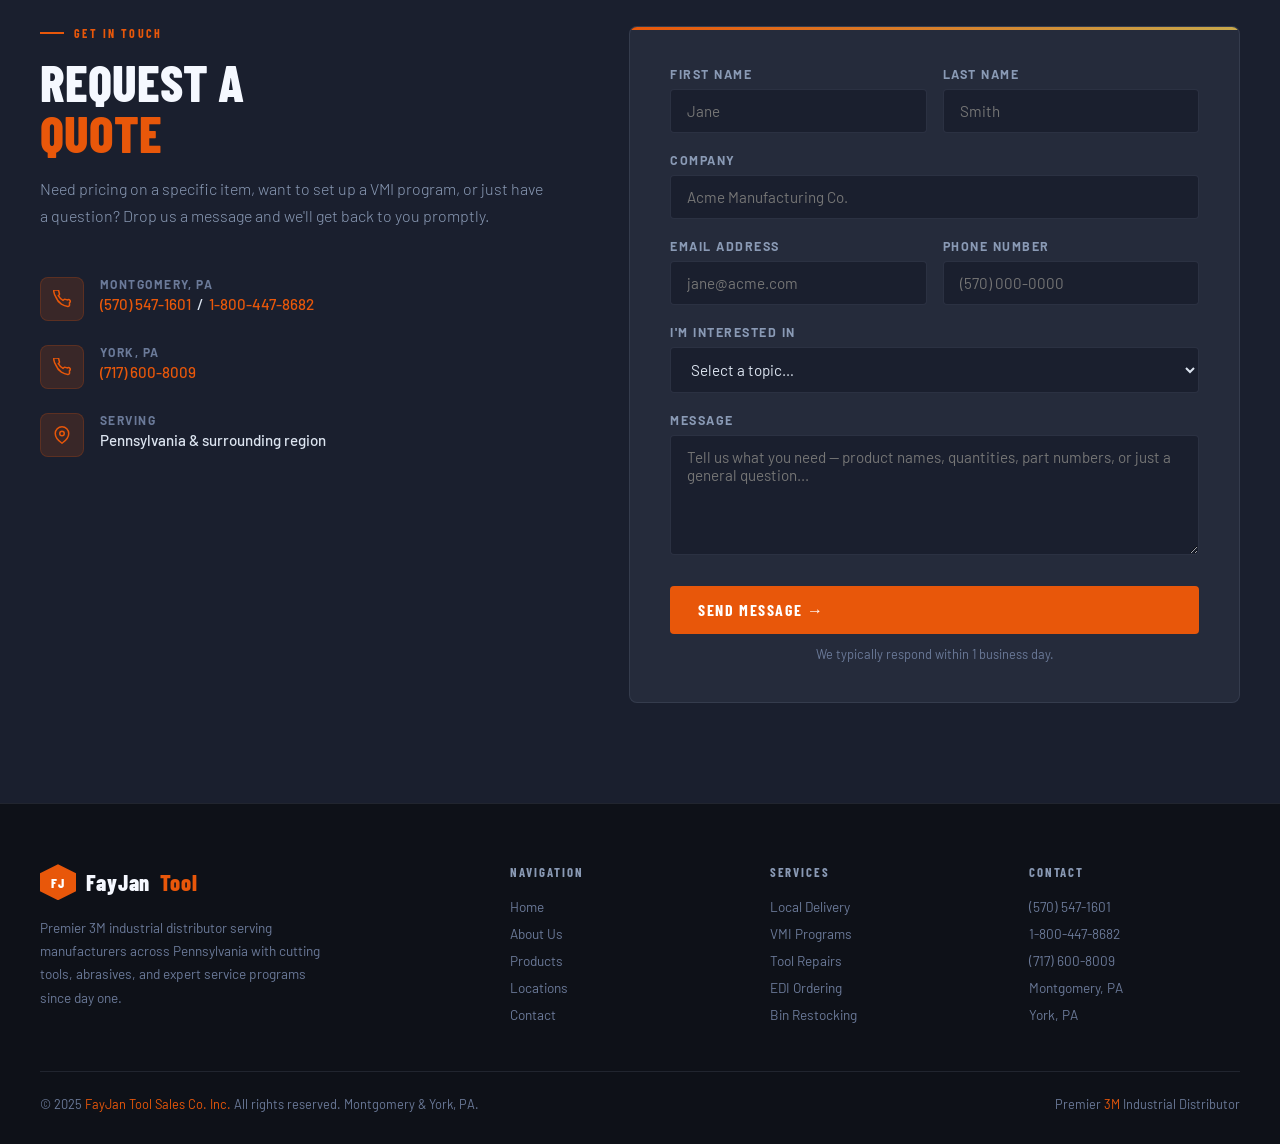
<file: fayjantoolsales (1).html>
<!DOCTYPE html>
<html lang="en">
<head>
<meta charset="UTF-8">
<meta name="viewport" content="width=device-width, initial-scale=1.0">
<title>FayJan Tool Sales Co. Inc. — Industrial Tool Distributor | PA</title>
<meta name="description" content="Premier 3M industrial distributor in Pennsylvania. Abrasives, carbide tools, drills, air tools, and more. Serving Montgomery and York, PA since decades.">
<link rel="preconnect" href="https://fonts.googleapis.com">
<link href="https://fonts.googleapis.com/css2?family=Barlow+Condensed:wght@400;600;700;800&family=Barlow:wght@300;400;500;600&display=swap" rel="stylesheet">
<style>
  :root {
    --steel: #1a1f2e;
    --steel-mid: #252b3b;
    --steel-light: #2e3650;
    --orange: #e8570a;
    --orange-bright: #ff6b1a;
    --orange-glow: rgba(232,87,10,0.15);
    --gold: #c8a84b;
    --silver: #8a9ab5;
    --light: #dce4f0;
    --white: #f5f8ff;
    --text-muted: #6b7a99;
    --border: rgba(138,154,181,0.15);
  }

  *, *::before, *::after { box-sizing: border-box; margin: 0; padding: 0; }

  html { scroll-behavior: smooth; }

  body {
    font-family: 'Barlow', sans-serif;
    background: var(--steel);
    color: var(--light);
    overflow-x: hidden;
  }

  /* ─── NAV ─── */
  nav {
    position: fixed; top: 0; left: 0; right: 0; z-index: 100;
    background: rgba(26,31,46,0.95);
    backdrop-filter: blur(12px);
    border-bottom: 1px solid var(--border);
    padding: 0 40px;
    display: flex; align-items: center; justify-content: space-between;
    height: 68px;
  }
  .nav-logo {
    font-family: 'Barlow Condensed', sans-serif;
    font-size: 1.4rem; font-weight: 800; letter-spacing: 0.04em;
    color: var(--white); text-decoration: none;
    display: flex; align-items: center; gap: 10px;
  }
  .nav-logo span { color: var(--orange); }
  .logo-icon {
    width: 36px; height: 36px; background: var(--orange);
    clip-path: polygon(50% 0%, 100% 25%, 100% 75%, 50% 100%, 0% 75%, 0% 25%);
    display: flex; align-items: center; justify-content: center;
    font-size: 0.85rem; font-weight: 800; color: #fff; flex-shrink: 0;
  }
  .nav-links { display: flex; gap: 8px; list-style: none; }
  .nav-links a {
    font-family: 'Barlow Condensed', sans-serif;
    font-size: 0.95rem; font-weight: 600; letter-spacing: 0.08em;
    text-transform: uppercase; color: var(--silver);
    text-decoration: none; padding: 8px 14px; border-radius: 4px;
    transition: color 0.2s, background 0.2s;
  }
  .nav-links a:hover, .nav-links a.active { color: var(--white); background: var(--steel-light); }
  .nav-cta {
    background: var(--orange) !important; color: #fff !important;
    border-radius: 4px !important;
  }
  .nav-cta:hover { background: var(--orange-bright) !important; }
  .hamburger { display: none; flex-direction: column; gap: 5px; cursor: pointer; padding: 4px; }
  .hamburger span { display: block; width: 24px; height: 2px; background: var(--light); border-radius: 2px; transition: 0.3s; }

  /* ─── HERO ─── */
  #home {
    min-height: 100vh;
    display: flex; align-items: center;
    position: relative; overflow: hidden;
    padding: 100px 40px 60px;
  }
  .hero-bg {
    position: absolute; inset: 0;
    background:
      radial-gradient(ellipse 80% 60% at 70% 50%, rgba(232,87,10,0.08) 0%, transparent 60%),
      radial-gradient(ellipse 60% 80% at 20% 80%, rgba(37,43,59,0.9) 0%, transparent 70%),
      linear-gradient(135deg, #0d1018 0%, #1a1f2e 40%, #1e2535 100%);
  }
  .hero-grid {
    position: absolute; inset: 0; opacity: 0.04;
    background-image:
      linear-gradient(var(--silver) 1px, transparent 1px),
      linear-gradient(90deg, var(--silver) 1px, transparent 1px);
    background-size: 60px 60px;
  }
  .hero-content {
    position: relative; z-index: 2;
    max-width: 1200px; margin: 0 auto; width: 100%;
    display: grid; grid-template-columns: 1fr 1fr; gap: 80px; align-items: center;
  }
  .hero-eyebrow {
    font-family: 'Barlow Condensed', sans-serif;
    font-size: 0.8rem; font-weight: 700; letter-spacing: 0.2em;
    text-transform: uppercase; color: var(--orange);
    display: flex; align-items: center; gap: 10px; margin-bottom: 20px;
  }
  .hero-eyebrow::before {
    content: ''; display: block; width: 32px; height: 2px; background: var(--orange);
  }
  h1 {
    font-family: 'Barlow Condensed', sans-serif;
    font-size: clamp(3rem, 6vw, 5rem);
    font-weight: 800; line-height: 0.95;
    text-transform: uppercase; letter-spacing: -0.01em;
    color: var(--white);
  }
  h1 em { font-style: normal; color: var(--orange); }
  .hero-sub {
    font-size: 1.1rem; font-weight: 300; color: var(--silver);
    line-height: 1.7; margin: 24px 0 40px;
    max-width: 480px;
  }
  .hero-actions { display: flex; gap: 14px; flex-wrap: wrap; }
  .btn-primary {
    display: inline-flex; align-items: center; gap: 8px;
    background: var(--orange); color: #fff;
    font-family: 'Barlow Condensed', sans-serif;
    font-size: 1rem; font-weight: 700; letter-spacing: 0.1em;
    text-transform: uppercase; padding: 14px 28px;
    border-radius: 4px; text-decoration: none;
    transition: background 0.2s, transform 0.15s;
    border: none; cursor: pointer;
  }
  .btn-primary:hover { background: var(--orange-bright); transform: translateY(-1px); }
  .btn-secondary {
    display: inline-flex; align-items: center; gap: 8px;
    background: transparent; color: var(--light);
    font-family: 'Barlow Condensed', sans-serif;
    font-size: 1rem; font-weight: 700; letter-spacing: 0.1em;
    text-transform: uppercase; padding: 14px 28px;
    border-radius: 4px; text-decoration: none;
    border: 1px solid var(--border);
    transition: border-color 0.2s, color 0.2s, transform 0.15s;
  }
  .btn-secondary:hover { border-color: var(--silver); color: var(--white); transform: translateY(-1px); }

  .hero-stats {
    display: grid; grid-template-columns: 1fr 1fr; gap: 2px;
  }
  .stat-card {
    background: var(--steel-mid);
    padding: 28px 24px;
    border: 1px solid var(--border);
    position: relative; overflow: hidden;
    animation: fadeUp 0.6s ease both;
  }
  .stat-card:nth-child(1) { animation-delay: 0.1s; border-radius: 8px 0 0 0; }
  .stat-card:nth-child(2) { animation-delay: 0.2s; border-radius: 0 8px 0 0; }
  .stat-card:nth-child(3) { animation-delay: 0.3s; border-radius: 0 0 0 8px; }
  .stat-card:nth-child(4) { animation-delay: 0.4s; border-radius: 0 0 8px 0; }
  .stat-card::after {
    content: ''; position: absolute; bottom: 0; left: 0; right: 0;
    height: 2px; background: var(--orange); transform: scaleX(0);
    transform-origin: left; transition: transform 0.3s;
  }
  .stat-card:hover::after { transform: scaleX(1); }
  .stat-num {
    font-family: 'Barlow Condensed', sans-serif;
    font-size: 2.4rem; font-weight: 800; color: var(--white);
    line-height: 1;
  }
  .stat-num span { color: var(--orange); }
  .stat-label { font-size: 0.8rem; font-weight: 500; color: var(--text-muted); margin-top: 6px; letter-spacing: 0.05em; text-transform: uppercase; }

  /* ─── TRUST BAR ─── */
  .trust-bar {
    background: var(--steel-mid);
    border-top: 1px solid var(--border);
    border-bottom: 1px solid var(--border);
    padding: 20px 40px;
  }
  .trust-inner {
    max-width: 1200px; margin: 0 auto;
    display: flex; align-items: center; justify-content: space-between;
    gap: 32px; flex-wrap: wrap;
  }
  .trust-item {
    display: flex; align-items: center; gap: 10px;
    font-size: 0.85rem; font-weight: 600; color: var(--silver);
    letter-spacing: 0.04em; text-transform: uppercase;
  }
  .trust-item svg { color: var(--orange); flex-shrink: 0; }
  .trust-divider { width: 1px; height: 24px; background: var(--border); }

  /* ─── SECTIONS ─── */
  section { padding: 100px 40px; }
  .section-inner { max-width: 1200px; margin: 0 auto; }
  .section-tag {
    font-family: 'Barlow Condensed', sans-serif;
    font-size: 0.75rem; font-weight: 700; letter-spacing: 0.2em;
    text-transform: uppercase; color: var(--orange);
    display: flex; align-items: center; gap: 10px; margin-bottom: 16px;
  }
  .section-tag::before { content: ''; display: block; width: 24px; height: 2px; background: var(--orange); }
  h2 {
    font-family: 'Barlow Condensed', sans-serif;
    font-size: clamp(2rem, 4vw, 3.2rem);
    font-weight: 800; text-transform: uppercase;
    line-height: 1; color: var(--white);
  }
  h2 em { font-style: normal; color: var(--orange); }
  .section-desc {
    font-size: 1rem; font-weight: 300; color: var(--silver);
    line-height: 1.7; margin-top: 16px; max-width: 560px;
  }

  /* ─── ABOUT / SERVICES ─── */
  #about { background: var(--steel-mid); }
  .about-grid {
    display: grid; grid-template-columns: 1fr 1fr; gap: 80px; align-items: start;
    margin-top: 60px;
  }
  .services-list { list-style: none; display: flex; flex-direction: column; gap: 2px; margin-top: 40px; }
  .services-list li {
    display: flex; align-items: center; gap: 14px;
    background: var(--steel); padding: 16px 20px;
    border: 1px solid var(--border); border-left: 3px solid var(--orange);
    font-size: 0.95rem; font-weight: 500; color: var(--light);
    transition: background 0.2s;
  }
  .services-list li:hover { background: var(--steel-light); }
  .services-list li svg { color: var(--orange); flex-shrink: 0; }

  .about-highlight {
    background: var(--steel);
    border: 1px solid var(--border);
    border-radius: 8px; padding: 40px;
    position: relative; overflow: hidden;
  }
  .about-highlight::before {
    content: ''; position: absolute; top: 0; left: 0; right: 0; height: 3px;
    background: linear-gradient(90deg, var(--orange), var(--gold));
  }
  .highlight-badge {
    display: inline-flex; align-items: center; gap: 8px;
    background: var(--orange-glow); border: 1px solid rgba(232,87,10,0.3);
    padding: 6px 14px; border-radius: 20px; margin-bottom: 24px;
    font-size: 0.8rem; font-weight: 700; color: var(--orange);
    letter-spacing: 0.1em; text-transform: uppercase;
  }
  .highlight-text {
    font-size: 1.05rem; font-weight: 300; color: var(--silver); line-height: 1.75;
  }
  .highlight-text strong { color: var(--white); font-weight: 600; }

  /* ─── PRODUCTS ─── */
  #products { background: var(--steel); }
  .products-header { display: flex; align-items: flex-end; justify-content: space-between; gap: 32px; flex-wrap: wrap; }
  .search-bar {
    display: flex; align-items: center; gap: 0;
    background: var(--steel-mid); border: 1px solid var(--border);
    border-radius: 6px; overflow: hidden; max-width: 320px; width: 100%;
  }
  .search-bar input {
    flex: 1; background: transparent; border: none; outline: none;
    padding: 10px 16px; font-family: 'Barlow', sans-serif;
    font-size: 0.9rem; color: var(--light);
  }
  .search-bar input::placeholder { color: var(--text-muted); }
  .search-bar button {
    background: var(--orange); border: none; padding: 10px 14px;
    cursor: pointer; color: #fff; display: flex; align-items: center;
    transition: background 0.2s;
  }
  .search-bar button:hover { background: var(--orange-bright); }

  .product-grid {
    display: grid; grid-template-columns: repeat(auto-fill, minmax(280px, 1fr));
    gap: 2px; margin-top: 48px;
  }
  .product-card {
    background: var(--steel-mid); border: 1px solid var(--border);
    padding: 28px 24px; cursor: pointer;
    transition: background 0.2s, border-color 0.2s, transform 0.2s;
    position: relative; overflow: hidden;
  }
  .product-card::before {
    content: ''; position: absolute; left: 0; top: 0; bottom: 0; width: 3px;
    background: var(--orange); transform: scaleY(0); transform-origin: bottom;
    transition: transform 0.25s;
  }
  .product-card:hover { background: var(--steel-light); border-color: rgba(232,87,10,0.3); transform: translateX(2px); }
  .product-card:hover::before { transform: scaleY(1); }
  .product-card-icon {
    width: 44px; height: 44px; background: var(--orange-glow);
    border: 1px solid rgba(232,87,10,0.2); border-radius: 8px;
    display: flex; align-items: center; justify-content: center;
    margin-bottom: 16px;
    font-family: 'Barlow Condensed', sans-serif; font-size: 1.3rem;
    font-weight: 800; color: var(--orange);
  }
  .product-card h3 {
    font-family: 'Barlow Condensed', sans-serif;
    font-size: 1.15rem; font-weight: 700; text-transform: uppercase;
    letter-spacing: 0.05em; color: var(--white); margin-bottom: 10px;
  }
  .product-brands {
    font-size: 0.8rem; color: var(--text-muted); line-height: 1.6;
  }
  .product-brands span {
    display: inline-block; background: rgba(138,154,181,0.08);
    border: 1px solid var(--border); padding: 2px 8px; border-radius: 3px;
    margin: 2px 2px 2px 0; font-size: 0.75rem; color: var(--silver);
    transition: color 0.2s, border-color 0.2s;
  }
  .product-card:hover .product-brands span { color: var(--light); border-color: rgba(138,154,181,0.3); }
  .product-card.hidden { display: none; }
  .brand-link {
    display: inline-block; background: rgba(138,154,181,0.08);
    border: 1px solid var(--border); padding: 2px 8px; border-radius: 3px;
    margin: 2px 2px 2px 0; font-size: 0.75rem; color: var(--silver);
    text-decoration: none;
    transition: color 0.2s, border-color 0.2s, background 0.2s;
  }
  .brand-link:hover { color: var(--orange); border-color: var(--orange); background: var(--orange-glow); }
  .product-card-header { display: flex; align-items: flex-start; justify-content: space-between; gap: 8px; margin-bottom: 10px; }
  .product-card-header h3 { margin-bottom: 0; }
  .view-all-link {
    font-size: 0.7rem; font-weight: 700; color: var(--orange); text-decoration: none;
    letter-spacing: 0.08em; text-transform: uppercase; white-space: nowrap;
    padding: 3px 8px; border: 1px solid rgba(232,87,10,0.3); border-radius: 3px;
    transition: background 0.2s;
    flex-shrink: 0; margin-top: 2px;
  }
  .view-all-link:hover { background: var(--orange-glow); }

  .no-results {
    grid-column: 1 / -1; text-align: center; padding: 60px 20px;
    color: var(--text-muted); font-size: 1rem; display: none;
  }

  /* ─── LOCATIONS ─── */
  #locations { background: var(--steel-mid); }
  .locations-grid {
    display: grid; grid-template-columns: 1fr 1fr; gap: 32px; margin-top: 56px;
  }
  .location-card {
    background: var(--steel); border: 1px solid var(--border);
    border-radius: 8px; overflow: hidden;
    transition: border-color 0.2s, transform 0.2s;
  }
  .location-card:hover { border-color: rgba(232,87,10,0.4); transform: translateY(-2px); }
  .location-header {
    background: linear-gradient(135deg, var(--steel-light), var(--steel-mid));
    padding: 24px 28px;
    border-bottom: 1px solid var(--border);
    display: flex; align-items: center; gap: 14px;
  }
  .location-dot {
    width: 10px; height: 10px; border-radius: 50%; background: var(--orange);
    flex-shrink: 0; box-shadow: 0 0 0 4px var(--orange-glow);
  }
  .location-name {
    font-family: 'Barlow Condensed', sans-serif;
    font-size: 1.5rem; font-weight: 800; text-transform: uppercase;
    letter-spacing: 0.08em; color: var(--white);
  }
  .location-body { padding: 28px; }
  .location-row {
    display: flex; align-items: flex-start; gap: 12px;
    margin-bottom: 16px; font-size: 0.9rem; color: var(--silver);
  }
  .location-row svg { color: var(--orange); flex-shrink: 0; margin-top: 2px; }
  .location-row strong { display: block; color: var(--white); font-weight: 500; margin-bottom: 2px; }
  .location-row a { color: var(--orange); text-decoration: none; }
  .location-row a:hover { text-decoration: underline; }

  /* ─── CONTACT ─── */
  #contact { background: var(--steel); }
  .contact-wrap {
    display: grid; grid-template-columns: 1fr 1.2fr; gap: 80px;
    align-items: start; margin-top: 56px;
  }
  .contact-form {
    background: var(--steel-mid); border: 1px solid var(--border);
    border-radius: 8px; padding: 40px;
    position: relative; overflow: hidden;
  }
  .contact-form::before {
    content: ''; position: absolute; top: 0; left: 0; right: 0; height: 3px;
    background: linear-gradient(90deg, var(--orange), var(--gold));
  }
  .form-row { margin-bottom: 20px; }
  .form-row label {
    display: block; font-size: 0.78rem; font-weight: 700; letter-spacing: 0.12em;
    text-transform: uppercase; color: var(--silver); margin-bottom: 8px;
  }
  .form-row input, .form-row textarea, .form-row select {
    width: 100%; background: var(--steel); border: 1px solid var(--border);
    border-radius: 4px; padding: 12px 16px;
    font-family: 'Barlow', sans-serif; font-size: 0.95rem; color: var(--light);
    transition: border-color 0.2s, box-shadow 0.2s;
    outline: none;
  }
  .form-row input:focus, .form-row textarea:focus, .form-row select:focus {
    border-color: var(--orange); box-shadow: 0 0 0 3px var(--orange-glow);
  }
  .form-row textarea { resize: vertical; min-height: 120px; }
  .form-row select option { background: var(--steel-mid); }
  .form-grid { display: grid; grid-template-columns: 1fr 1fr; gap: 16px; }
  .form-submit { width: 100%; margin-top: 8px; font-size: 1rem; }
  .form-note { font-size: 0.8rem; color: var(--text-muted); margin-top: 12px; text-align: center; }
  .contact-info-block {
    display: flex; flex-direction: column; gap: 24px; padding-top: 8px;
  }
  .contact-info-item {
    display: flex; gap: 16px; align-items: flex-start;
  }
  .contact-info-icon {
    width: 44px; height: 44px; background: var(--orange-glow);
    border: 1px solid rgba(232,87,10,0.2); border-radius: 8px;
    display: flex; align-items: center; justify-content: center;
    flex-shrink: 0; color: var(--orange);
  }
  .contact-info-label {
    font-size: 0.75rem; font-weight: 700; letter-spacing: 0.12em;
    text-transform: uppercase; color: var(--text-muted); margin-bottom: 4px;
  }
  .contact-info-value { font-size: 0.95rem; color: var(--light); font-weight: 500; }
  .contact-info-value a { color: var(--orange); text-decoration: none; }
  .contact-info-value a:hover { text-decoration: underline; }

  /* ─── BRANDS ─── */
  .brands-section { background: var(--steel-mid); padding: 60px 40px; }
  .brands-inner { max-width: 1200px; margin: 0 auto; }
  .brands-label {
    font-family: 'Barlow Condensed', sans-serif; font-size: 0.75rem;
    font-weight: 700; letter-spacing: 0.2em; text-transform: uppercase;
    color: var(--text-muted); text-align: center; margin-bottom: 32px;
  }
  .brands-scroll {
    display: flex; flex-wrap: wrap; gap: 10px; justify-content: center;
  }
  .brand-tag {
    background: var(--steel); border: 1px solid var(--border);
    padding: 8px 16px; border-radius: 4px;
    font-size: 0.8rem; font-weight: 600; color: var(--silver);
    transition: color 0.2s, border-color 0.2s, background 0.2s;
    cursor: default;
  }
  .brand-tag:hover { color: var(--white); border-color: var(--orange); background: var(--orange-glow); }

  /* ─── FOOTER ─── */
  footer {
    background: #0e1118;
    border-top: 1px solid var(--border);
    padding: 60px 40px 32px;
  }
  .footer-inner {
    max-width: 1200px; margin: 0 auto;
    display: grid; grid-template-columns: 2fr 1fr 1fr 1fr; gap: 48px;
  }
  .footer-brand .nav-logo { margin-bottom: 16px; display: inline-flex; }
  .footer-desc { font-size: 0.85rem; color: var(--text-muted); line-height: 1.7; max-width: 280px; }
  .footer-col h4 {
    font-family: 'Barlow Condensed', sans-serif; font-size: 0.8rem;
    font-weight: 700; letter-spacing: 0.15em; text-transform: uppercase;
    color: var(--silver); margin-bottom: 16px;
  }
  .footer-col ul { list-style: none; display: flex; flex-direction: column; gap: 8px; }
  .footer-col ul a { font-size: 0.85rem; color: var(--text-muted); text-decoration: none; transition: color 0.2s; }
  .footer-col ul a:hover { color: var(--orange); }
  .footer-bottom {
    max-width: 1200px; margin: 48px auto 0;
    padding-top: 24px; border-top: 1px solid var(--border);
    display: flex; align-items: center; justify-content: space-between; flex-wrap: wrap; gap: 16px;
  }
  .footer-copy { font-size: 0.8rem; color: var(--text-muted); }
  .footer-copy span { color: var(--orange); }

  /* ─── ANIMATIONS ─── */
  @keyframes fadeUp {
    from { opacity: 0; transform: translateY(20px); }
    to { opacity: 1; transform: translateY(0); }
  }
  .hero-eyebrow { animation: fadeUp 0.5s ease 0.1s both; }
  h1 { animation: fadeUp 0.5s ease 0.2s both; }
  .hero-sub { animation: fadeUp 0.5s ease 0.3s both; }
  .hero-actions { animation: fadeUp 0.5s ease 0.4s both; }

  /* ─── MOBILE NAV ─── */
  @media (max-width: 768px) {
    nav { padding: 0 20px; }
    .hamburger { display: flex; }
    .nav-links {
      display: none; flex-direction: column; position: absolute;
      top: 68px; left: 0; right: 0; background: var(--steel-mid);
      border-bottom: 1px solid var(--border); padding: 16px 20px;
      gap: 4px;
    }
    .nav-links.open { display: flex; }
    .hero-content { grid-template-columns: 1fr; gap: 48px; }
    .hero-stats { grid-template-columns: 1fr 1fr; }
    .about-grid { grid-template-columns: 1fr; gap: 40px; }
    .locations-grid { grid-template-columns: 1fr; }
    .contact-wrap { grid-template-columns: 1fr; gap: 40px; }
    .footer-inner { grid-template-columns: 1fr 1fr; }
    section { padding: 60px 20px; }
    .trust-bar { padding: 16px 20px; }
    .trust-divider { display: none; }
    .form-grid { grid-template-columns: 1fr; }
  }
  @media (max-width: 480px) {
    h1 { font-size: 2.6rem; }
    .footer-inner { grid-template-columns: 1fr; }
    .hero-stats { grid-template-columns: 1fr; }
    .products-header { flex-direction: column; align-items: flex-start; }
    .search-bar { max-width: 100%; }
  }

  /* success msg */
  .form-success {
    display: none; text-align: center; padding: 40px 20px;
    font-family: 'Barlow Condensed', sans-serif; font-size: 1.4rem;
    font-weight: 700; color: var(--white);
  }
  .form-success svg { color: var(--orange); display: block; margin: 0 auto 16px; }
</style>
</head>
<body>

<!-- NAV -->
<nav id="navbar">
  <a href="#home" class="nav-logo">
    <div class="logo-icon">FJ</div>
    FayJan <span>Tool</span>
  </a>
  <div class="hamburger" onclick="toggleMenu()" aria-label="Toggle menu">
    <span></span><span></span><span></span>
  </div>
  <ul class="nav-links" id="navLinks">
    <li><a href="#home" class="active">Home</a></li>
    <li><a href="#about">About</a></li>
    <li><a href="#products">Products</a></li>
    <li><a href="#locations">Locations</a></li>
    <li><a href="#contact" class="nav-cta">Get a Quote</a></li>
  </ul>
</nav>

<!-- HERO -->
<section id="home">
  <div class="hero-bg"></div>
  <div class="hero-grid"></div>
  <div class="hero-content">
    <div>
      <div class="hero-eyebrow">Premier 3M Industrial Distributor — Pennsylvania</div>
      <h1>Industrial<br>Tools.<br><em>Delivered.</em></h1>
      <p class="hero-sub">FayJan Tool Sales supplies cutting tools, abrasives, air tools, and precision equipment to manufacturers across Pennsylvania — with expert service, local delivery, and VMI programs that keep your floor running.</p>
      <div class="hero-actions">
        <a href="#products" class="btn-primary">
          <svg width="16" height="16" fill="none" stroke="currentColor" stroke-width="2" viewBox="0 0 24 24"><path d="M9 5H7a2 2 0 00-2 2v12a2 2 0 002 2h10a2 2 0 002-2V7a2 2 0 00-2-2h-2M9 5a2 2 0 002 2h2a2 2 0 002-2M9 5a2 2 0 012-2h2a2 2 0 012 2"/></svg>
          Browse Products
        </a>
        <a href="#contact" class="btn-secondary">
          Request a Quote →
        </a>
      </div>
    </div>
    <div class="hero-stats">
      <div class="stat-card">
        <div class="stat-num">50<span>+</span></div>
        <div class="stat-label">Product Categories</div>
      </div>
      <div class="stat-card">
        <div class="stat-num">2</div>
        <div class="stat-label">PA Locations</div>
      </div>
      <div class="stat-card">
        <div class="stat-num">3M</div>
        <div class="stat-label">Premier Distributor</div>
      </div>
      <div class="stat-card">
        <div class="stat-num">9</div>
        <div class="stat-label">Service Programs</div>
      </div>
    </div>
  </div>
</section>

<!-- TRUST BAR -->
<div class="trust-bar">
  <div class="trust-inner">
    <div class="trust-item">
      <svg width="16" height="16" fill="none" stroke="currentColor" stroke-width="2" viewBox="0 0 24 24"><path d="M5 13l4 4L19 7"/></svg>
      Local Delivery
    </div>
    <div class="trust-divider"></div>
    <div class="trust-item">
      <svg width="16" height="16" fill="none" stroke="currentColor" stroke-width="2" viewBox="0 0 24 24"><path d="M12 22s8-4 8-10V5l-8-3-8 3v7c0 6 8 10 8 10z"/></svg>
      Authorized Dynabrade Repair Center
    </div>
    <div class="trust-divider"></div>
    <div class="trust-item">
      <svg width="16" height="16" fill="none" stroke="currentColor" stroke-width="2" viewBox="0 0 24 24"><circle cx="12" cy="12" r="3"/><path d="M19.07 4.93A10 10 0 015.07 18.93"/></svg>
      VMI & Bin Restocking Programs
    </div>
    <div class="trust-divider"></div>
    <div class="trust-item">
      <svg width="16" height="16" fill="none" stroke="currentColor" stroke-width="2" viewBox="0 0 24 24"><path d="M9 3H5a2 2 0 00-2 2v4m6-6h10a2 2 0 012 2v4M9 3v18m0 0h10a2 2 0 002-2V9M9 21H5a2 2 0 01-2-2V9m0 0h18"/></svg>
      EDI Ordering Capabilities
    </div>
    <div class="trust-divider"></div>
    <div class="trust-item">
      <svg width="16" height="16" fill="none" stroke="currentColor" stroke-width="2" viewBox="0 0 24 24"><path d="M17 21v-2a4 4 0 00-4-4H5a4 4 0 00-4 4v2M9 11a4 4 0 100-8 4 4 0 000 8zM23 21v-2a4 4 0 00-3-3.87M16 3.13a4 4 0 010 7.75"/></svg>
      Montgomery &amp; York, PA
    </div>
  </div>
</div>

<!-- ABOUT -->
<section id="about">
  <div class="section-inner">
    <div class="section-tag">About FayJan</div>
    <h2>More Than a <em>Supplier</em></h2>
    <p class="section-desc">We're a service-first industrial distributor with deep roots in Pennsylvania manufacturing — providing not just products, but programs, repairs, and partnerships.</p>
    <div class="about-grid">
      <div>
        <ul class="services-list">
          <li>
            <svg width="16" height="16" fill="none" stroke="currentColor" stroke-width="2" viewBox="0 0 24 24"><path d="M1 3h15v13H1zM16 8h4l3 3v5h-7V8z"/><circle cx="5.5" cy="18.5" r="2.5"/><circle cx="18.5" cy="18.5" r="2.5"/></svg>
            Local Delivery Service
          </li>
          <li>
            <svg width="16" height="16" fill="none" stroke="currentColor" stroke-width="2" viewBox="0 0 24 24"><path d="M9 3H5a2 2 0 00-2 2v4m6-6h10a2 2 0 012 2v4M9 3v18m0 0h10a2 2 0 002-2V9M9 21H5a2 2 0 01-2-2V9m0 0h18"/></svg>
            EDI Ordering Capabilities
          </li>
          <li>
            <svg width="16" height="16" fill="none" stroke="currentColor" stroke-width="2" viewBox="0 0 24 24"><path d="M14.7 6.3a1 1 0 000 1.4l1.6 1.6a1 1 0 001.4 0l3.77-3.77a6 6 0 01-7.94 7.94l-6.91 6.91a2.12 2.12 0 01-3-3l6.91-6.91a6 6 0 017.94-7.94l-3.76 3.76z"/></svg>
            Indexable Tool Holder Repairs
          </li>
          <li>
            <svg width="16" height="16" fill="none" stroke="currentColor" stroke-width="2" viewBox="0 0 24 24"><path d="M12 2a3 3 0 013 3v7a3 3 0 01-6 0V5a3 3 0 013-3zM19 10v2a7 7 0 01-14 0v-2"/></svg>
            Pneumatic Tool Repairs
          </li>
          <li>
            <svg width="16" height="16" fill="none" stroke="currentColor" stroke-width="2" viewBox="0 0 24 24"><path d="M12 22s8-4 8-10V5l-8-3-8 3v7c0 6 8 10 8 10z"/></svg>
            Authorized Dynabrade Orbital Repair Center
          </li>
          <li>
            <svg width="16" height="16" fill="none" stroke="currentColor" stroke-width="2" viewBox="0 0 24 24"><rect x="2" y="3" width="20" height="14" rx="2"/><path d="M8 21h8m-4-4v4"/></svg>
            VMI — Vendor Managed Inventory
          </li>
          <li>
            <svg width="16" height="16" fill="none" stroke="currentColor" stroke-width="2" viewBox="0 0 24 24"><path d="M20 7H4a2 2 0 00-2 2v6a2 2 0 002 2h16a2 2 0 002-2V9a2 2 0 00-2-2zM16 21V5a2 2 0 00-2-2h-4a2 2 0 00-2 2v16"/></svg>
            Blanketed &amp; Consigned Inventory Programs
          </li>
          <li>
            <svg width="16" height="16" fill="none" stroke="currentColor" stroke-width="2" viewBox="0 0 24 24"><path d="M21 10H3M21 6H3M21 14H3M21 18H3"/></svg>
            BIN Re-Stocking Programs
          </li>
        </ul>
      </div>
      <div class="about-highlight">
        <div class="highlight-badge">
          <svg width="14" height="14" fill="none" stroke="currentColor" stroke-width="2" viewBox="0 0 24 24"><polygon points="12 2 15.09 8.26 22 9.27 17 14.14 18.18 21.02 12 17.77 5.82 21.02 7 14.14 2 9.27 8.91 8.26 12 2"/></svg>
          Premier 3M Distributor
        </div>
        <p class="highlight-text">
          FayJan is a <strong>premier 3M industrial distributor</strong> serving the abrasive, adhesive, tape, and safety markets across Pennsylvania.
        </p>
        <br>
        <p class="highlight-text">
          With locations in <strong>Montgomery and York, PA</strong>, we provide same-state delivery and on-site service programs that keep your production line moving — no waiting on national distributors.
        </p>
        <br>
        <p class="highlight-text">
          Whether you need a single specialized tool or a fully managed inventory program, our team brings the expertise to get you exactly what you need — when you need it.
        </p>
        <br>
        <a href="#contact" class="btn-primary" style="margin-top:8px;">Talk to Our Team →</a>
      </div>
    </div>
  </div>
</section>

<!-- PRODUCTS -->
<section id="products">
  <div class="section-inner">
    <div class="products-header">
      <div>
        <div class="section-tag">Product Catalog</div>
        <h2>What We <em>Stock</em></h2>
        <p class="section-desc">Over 50 product categories from industry-leading brands. Contact us for pricing, availability, and custom procurement.</p>
      </div>
      <div class="search-bar">
        <input type="text" id="productSearch" placeholder="Search products..." oninput="filterProducts()" aria-label="Search products">
        <button aria-label="Search">
          <svg width="16" height="16" fill="none" stroke="currentColor" stroke-width="2" viewBox="0 0 24 24"><circle cx="11" cy="11" r="8"/><path d="m21 21-4.35-4.35"/></svg>
        </button>
      </div>
    </div>

    <div class="product-grid" id="productGrid">

        <div class="product-card" data-name="abrasives">
        <div class="product-card-icon">AB</div>
        <div class="product-card-header"><h3>Abrasives</h3><a href="https://www.3m.com/3M/en_US/p/c/abrasives/" target="_blank" rel="noopener" class="view-all-link">View All →</a></div>
        <div class="product-brands">
          <a href="https://www.3m.com/3M/en_US/p/c/abrasives/" target="_blank" rel="noopener" class="brand-link">3M</a>
          <a href="https://www.3m.com/3M/en_US/p/b/scotch-brite/" target="_blank" rel="noopener" class="brand-link">Scotch-Brite</a>
          <a href="https://www.meritabrasives.com/" target="_blank" rel="noopener" class="brand-link">Merit</a>
          <a href="https://www.cratex.com/" target="_blank" rel="noopener" class="brand-link">Cratex</a>
          <a href="https://www.sia-abrasives.com/" target="_blank" rel="noopener" class="brand-link">Sia</a>
        </div>
      </div>

      <div class="product-card" data-name="air tools">
        <div class="product-card-icon">AT</div>
        <div class="product-card-header"><h3>Air Tools</h3><a href="https://us.dynabrade.com/en/catalog/c1700~power-tools" target="_blank" rel="noopener" class="view-all-link">View All →</a></div>
        <div class="product-brands">
          <a href="https://us.dynabrade.com/en/catalog/c1700~power-tools" target="_blank" rel="noopener" class="brand-link">Dynabrade</a>
          <a href="https://www.tcservice.com/" target="_blank" rel="noopener" class="brand-link">Topcat</a>
        </div>
      </div>

      <div class="product-card" data-name="broaches">
        <div class="product-card-icon">BR</div>
        <div class="product-card-header"><h3>Broaches</h3><a href="https://www.dumont.com/" target="_blank" rel="noopener" class="view-all-link">View All →</a></div>
        <div class="product-brands">
          <a href="https://www.dumont.com/" target="_blank" rel="noopener" class="brand-link">Dumont</a>
          <a href="https://www.hassay-savage.com/" target="_blank" rel="noopener" class="brand-link">Hassay Savage</a>
        </div>
      </div>

      <div class="product-card" data-name="brushes">
        <div class="product-card-icon">BU</div>
        <div class="product-card-header"><h3>Brushes</h3><a href="https://www.osborn.com/" target="_blank" rel="noopener" class="view-all-link">View All →</a></div>
        <div class="product-brands">
          <a href="https://marylandbrush.com/" target="_blank" rel="noopener" class="brand-link">Maryland Brush</a>
          <a href="https://www.osborn.com/" target="_blank" rel="noopener" class="brand-link">Osborn</a>
        </div>
      </div>

      <div class="product-card" data-name="carbide burs">
        <div class="product-card-icon">CB</div>
        <div class="product-card-header"><h3>Carbide Burs</h3><a href="https://fullertontool.com/products" target="_blank" rel="noopener" class="view-all-link">View All →</a></div>
        <div class="product-brands">
          <a href="https://www.grobetusa.com/" target="_blank" rel="noopener" class="brand-link">Grobet</a>
          <a href="https://fullertontool.com/products" target="_blank" rel="noopener" class="brand-link">Fullerton</a>
        </div>
      </div>

      <div class="product-card" data-name="bushings">
        <div class="product-card-icon">BS</div>
        <div class="product-card-header"><h3>Bushings</h3><a href="https://www.carrlane.com/" target="_blank" rel="noopener" class="view-all-link">View All →</a></div>
        <div class="product-brands">
          <a href="https://www.allamericanproducts.com/" target="_blank" rel="noopener" class="brand-link">All-American</a>
          <a href="https://www.bonehamusa.com/" target="_blank" rel="noopener" class="brand-link">Boneham</a>
          <a href="https://www.carrlane.com/" target="_blank" rel="noopener" class="brand-link">Carr Lane</a>
        </div>
      </div>

      <div class="product-card" data-name="carbide indexable inserts">
        <div class="product-card-icon">CI</div>
        <div class="product-card-header"><h3>Carbide Indexable Inserts</h3><a href="https://www.mitsubishicarbide.com/en/products/turning_tools/turning_insert" target="_blank" rel="noopener" class="view-all-link">View All →</a></div>
        <div class="product-brands">
          <a href="https://www.mitsubishicarbide.com/en/products/turning_tools/turning_insert" target="_blank" rel="noopener" class="brand-link">Mitsubishi</a>
          <a href="https://www.toolflo.com/" target="_blank" rel="noopener" class="brand-link">Tool Flo</a>
          <a href="https://www.ingersoll-imc.com/" target="_blank" rel="noopener" class="brand-link">Ingersoll</a>
        </div>
      </div>

      <div class="product-card" data-name="carbide tools">
        <div class="product-card-icon">CT</div>
        <div class="product-card-header"><h3>Carbide Tools</h3><a href="https://guhring.com/products/standards" target="_blank" rel="noopener" class="view-all-link">View All →</a></div>
        <div class="product-brands">
          <a href="https://fullertontool.com/products" target="_blank" rel="noopener" class="brand-link">Fullerton</a>
          <a href="https://www.grobetusa.com/" target="_blank" rel="noopener" class="brand-link">Grobet</a>
          <a href="https://www.hannibalcarbide.com/" target="_blank" rel="noopener" class="brand-link">Hannibal</a>
          <a href="https://guhring.com/products/standards" target="_blank" rel="noopener" class="brand-link">Guhring</a>
        </div>
      </div>

      <div class="product-card" data-name="centers">
        <div class="product-card-icon">CE</div>
        <div class="product-card-header"><h3>Centers</h3><a href="https://www.royalprod.com/" target="_blank" rel="noopener" class="view-all-link">View All →</a></div>
        <div class="product-brands">
          <a href="https://www.royalprod.com/" target="_blank" rel="noopener" class="brand-link">Royal</a>
          <a href="https://www.rohm-products.com/" target="_blank" rel="noopener" class="brand-link">Rohm</a>
        </div>
      </div>

      <div class="product-card" data-name="chasers threading">
        <div class="product-card-icon">CH</div>
        <div class="product-card-header"><h3>Chasers</h3><a href="https://www.qualitychaser.com/" target="_blank" rel="noopener" class="view-all-link">View All →</a></div>
        <div class="product-brands">
          <a href="https://www.qualitychaser.com/" target="_blank" rel="noopener" class="brand-link">Quality</a>
        </div>
      </div>

      <div class="product-card" data-name="chucks">
        <div class="product-card-icon">CK</div>
        <div class="product-card-header"><h3>Chucks</h3><a href="https://www.rohm-products.com/" target="_blank" rel="noopener" class="view-all-link">View All →</a></div>
        <div class="product-brands">
          <a href="https://www.rohm-products.com/" target="_blank" rel="noopener" class="brand-link">Rohm</a>
        </div>
      </div>

      <div class="product-card" data-name="clamps">
        <div class="product-card-icon">CL</div>
        <div class="product-card-header"><h3>Clamps</h3><a href="https://www.destaco.com/" target="_blank" rel="noopener" class="view-all-link">View All →</a></div>
        <div class="product-brands">
          <a href="https://www.allamericanproducts.com/" target="_blank" rel="noopener" class="brand-link">All-American</a>
          <a href="https://www.destaco.com/" target="_blank" rel="noopener" class="brand-link">Destaco</a>
          <a href="https://www.carrlane.com/" target="_blank" rel="noopener" class="brand-link">Carr Lane</a>
        </div>
      </div>

      <div class="product-card" data-name="coolants fluids">
        <div class="product-card-icon">CO</div>
        <div class="product-card-header"><h3>Coolants</h3><a href="https://www.cimcool.com/" target="_blank" rel="noopener" class="view-all-link">View All →</a></div>
        <div class="product-brands">
          <a href="https://www.cimcool.com/" target="_blank" rel="noopener" class="brand-link">Milacron / Cimcool</a>
          <a href="https://www.monroefluid.com/" target="_blank" rel="noopener" class="brand-link">Monroe Fluids</a>
        </div>
      </div>

      <div class="product-card" data-name="coolant spray hose cedarberg">
        <div class="product-card-icon">CS</div>
        <div class="product-card-header"><h3>Coolant Spray Hose</h3><a href="https://www.cedarberg.com/" target="_blank" rel="noopener" class="view-all-link">View All →</a></div>
        <div class="product-brands">
          <a href="https://www.cedarberg.com/" target="_blank" rel="noopener" class="brand-link">Cedarberg Snap-Loc</a>
        </div>
      </div>

      <div class="product-card" data-name="countersinks counterbores">
        <div class="product-card-icon">CC</div>
        <div class="product-card-header"><h3>Countersinks &amp; Counterbores</h3><a href="https://guhring.com/BrowseProducts/Products/Countersinks" target="_blank" rel="noopener" class="view-all-link">View All →</a></div>
        <div class="product-brands">
          <a href="https://www.severancetool.com/" target="_blank" rel="noopener" class="brand-link">Severance</a>
          <a href="https://www.keocutters.com/" target="_blank" rel="noopener" class="brand-link">Keo</a>
          <a href="https://guhring.com/BrowseProducts/Products/Countersinks" target="_blank" rel="noopener" class="brand-link">Guhring</a>
          <a href="https://www.ingersoll-imc.com/" target="_blank" rel="noopener" class="brand-link">Ingersoll</a>
        </div>
      </div>

      <div class="product-card" data-name="deburring tools">
        <div class="product-card-icon">DB</div>
        <div class="product-card-header"><h3>Deburring Tools</h3><a href="https://guhring.com/BrowseProducts/Products/Deburring-Tools" target="_blank" rel="noopener" class="view-all-link">View All →</a></div>
        <div class="product-brands">
          <a href="https://www.vargus.com/" target="_blank" rel="noopener" class="brand-link">Vargus</a>
          <a href="https://www.royalprod.com/" target="_blank" rel="noopener" class="brand-link">Royal</a>
          <a href="https://guhring.com/BrowseProducts/Products/Deburring-Tools" target="_blank" rel="noopener" class="brand-link">Guhring</a>
        </div>
      </div>

      <div class="product-card" data-name="diamond dressers">
        <div class="product-card-icon">DD</div>
        <div class="product-card-header"><h3>Diamond Dressers</h3><a href="https://www.sidleydiamond.com/" target="_blank" rel="noopener" class="view-all-link">View All →</a></div>
        <div class="product-brands">
          <a href="https://www.sidleydiamond.com/" target="_blank" rel="noopener" class="brand-link">Sidley Rolls</a>
          <a href="https://www.diamondtool.net/" target="_blank" rel="noopener" class="brand-link">Diamond Tool</a>
        </div>
      </div>

      <div class="product-card" data-name="diamond wheels grinding">
        <div class="product-card-icon">DW</div>
        <div class="product-card-header"><h3>Diamond Wheels</h3><a href="https://www.tyrolit.com/" target="_blank" rel="noopener" class="view-all-link">View All →</a></div>
        <div class="product-brands">
          <a href="https://www.tyrolit.com/" target="_blank" rel="noopener" class="brand-link">Tyrolit</a>
          <a href="https://www.starliteindustries.com/" target="_blank" rel="noopener" class="brand-link">Starlite</a>
          <a href="https://www.usdw.com/" target="_blank" rel="noopener" class="brand-link">US Diamond</a>
        </div>
      </div>

      <div class="product-card" data-name="dieheads threading">
        <div class="product-card-icon">DH</div>
        <div class="product-card-header"><h3>Dieheads</h3></div>
        <div class="product-brands">
          <span class="brand-link" style="cursor:default">Assembled Threading Tools</span>
          <span class="brand-link" style="cursor:default">Geometric</span>
        </div>
      </div>

      <div class="product-card" data-name="drills hss carbide">
        <div class="product-card-icon">DR</div>
        <div class="product-card-header"><h3>Drills — HSS &amp; Carbide</h3><a href="https://guhring.com/BrowseProducts/Products/Drills" target="_blank" rel="noopener" class="view-all-link">View All →</a></div>
        <div class="product-brands">
          <a href="https://guhring.com/BrowseProducts/Products/Drills" target="_blank" rel="noopener" class="brand-link">Guhring</a>
          <a href="https://fullertontool.com/products/drills" target="_blank" rel="noopener" class="brand-link">Fullerton</a>
          <a href="https://www.mitsubishicarbide.com/en/products/rotating_tools/drills" target="_blank" rel="noopener" class="brand-link">Mitsubishi</a>
          <a href="https://www.dormertools.com/" target="_blank" rel="noopener" class="brand-link">Dormer</a>
          <a href="https://www.haydendrills.com/" target="_blank" rel="noopener" class="brand-link">Hayden</a>
        </div>
      </div>

      <div class="product-card" data-name="drills indexable">
        <div class="product-card-icon">DI</div>
        <div class="product-card-header"><h3>Drills (Indexable)</h3><a href="https://www.alliedmachine.com/products/drilling/" target="_blank" rel="noopener" class="view-all-link">View All →</a></div>
        <div class="product-brands">
          <a href="https://www.mitsubishicarbide.com/en/products/rotating_tools/drills" target="_blank" rel="noopener" class="brand-link">Mitsubishi</a>
          <a href="https://www.alliedmachine.com/products/drilling/" target="_blank" rel="noopener" class="brand-link">Allied</a>
          <a href="https://guhring.com/BrowseProducts/Products/Drills" target="_blank" rel="noopener" class="brand-link">Guhring</a>
          <a href="https://www.niagaracutter.com/" target="_blank" rel="noopener" class="brand-link">Niagara</a>
        </div>
      </div>

      <div class="product-card" data-name="endmills carbide">
        <div class="product-card-icon">EC</div>
        <div class="product-card-header"><h3>Endmills (Carbide)</h3><a href="https://fullertontool.com/products/end-mills" target="_blank" rel="noopener" class="view-all-link">View All →</a></div>
        <div class="product-brands">
          <a href="https://fullertontool.com/products/end-mills" target="_blank" rel="noopener" class="brand-link">Fullerton</a>
          <a href="https://www.hannibalcarbide.com/" target="_blank" rel="noopener" class="brand-link">Hannibal</a>
          <a href="https://www.niagaracutter.com/carbide-high-performance-index" target="_blank" rel="noopener" class="brand-link">Niagara</a>
          <a href="https://guhring.com/BrowseProducts/Products/End-Mills" target="_blank" rel="noopener" class="brand-link">Guhring</a>
          <a href="https://www.mitsubishicarbide.com/en/products/rotating_tools/end_mills" target="_blank" rel="noopener" class="brand-link">Mitsubishi</a>
        </div>
      </div>

      <div class="product-card" data-name="endmills indexable">
        <div class="product-card-icon">EI</div>
        <div class="product-card-header"><h3>Endmills (Indexable)</h3><a href="https://www.mitsubishicarbide.com/en/products/rotating_tools/face_mills" target="_blank" rel="noopener" class="view-all-link">View All →</a></div>
        <div class="product-brands">
          <a href="https://www.ingersoll-imc.com/" target="_blank" rel="noopener" class="brand-link">Ingersoll Cutter</a>
          <a href="https://www.mitsubishicarbide.com/en/products/rotating_tools/face_mills" target="_blank" rel="noopener" class="brand-link">Mitsubishi</a>
        </div>
      </div>

      <div class="product-card" data-name="fasteners hex">
        <div class="product-card-icon">FA</div>
        <div class="product-card-header"><h3>Fasteners</h3><a href="https://www.holo-krome.com/" target="_blank" rel="noopener" class="view-all-link">View All →</a></div>
        <div class="product-brands">
          <a href="https://www.holo-krome.com/" target="_blank" rel="noopener" class="brand-link">Holokrome/Allen</a>
        </div>
      </div>

      <div class="product-card" data-name="files">
        <div class="product-card-icon">FI</div>
        <div class="product-card-header"><h3>Files</h3><a href="https://www.grobetusa.com/" target="_blank" rel="noopener" class="view-all-link">View All →</a></div>
        <div class="product-brands">
          <a href="https://www.grobetusa.com/" target="_blank" rel="noopener" class="brand-link">Grobet</a>
          <a href="https://www.simonds.cc/" target="_blank" rel="noopener" class="brand-link">Simonds</a>
        </div>
      </div>

      <div class="product-card" data-name="gages gauges measurement">
        <div class="product-card-icon">GA</div>
        <div class="product-card-header"><h3>Gages</h3><a href="https://www.vtgage.com/" target="_blank" rel="noopener" class="view-all-link">View All →</a></div>
        <div class="product-brands">
          <a href="https://www.hemcogages.com/" target="_blank" rel="noopener" class="brand-link">Hemco</a>
          <a href="https://dundick.com/" target="_blank" rel="noopener" class="brand-link">Dundick</a>
          <a href="https://www.vtgage.com/" target="_blank" rel="noopener" class="brand-link">Vermont Gage</a>
        </div>
      </div>

      <div class="product-card" data-name="glass shot blasting">
        <div class="product-card-icon">GS</div>
        <div class="product-card-header"><h3>Glass Shot</h3></div>
        <div class="product-brands">
          <a href="https://www.micro-beads.com/" target="_blank" rel="noopener" class="brand-link">Microbeads</a>
          <a href="https://trin-mac.com/" target="_blank" rel="noopener" class="brand-link">Trinmac</a>
        </div>
      </div>

      <div class="product-card" data-name="grinding wheels abrasive">
        <div class="product-card-icon">GW</div>
        <div class="product-card-header"><h3>Grinding Wheels</h3><a href="https://www.tyrolit.com/" target="_blank" rel="noopener" class="view-all-link">View All →</a></div>
        <div class="product-brands">
          <a href="https://www.tyrolit.com/" target="_blank" rel="noopener" class="brand-link">Tyrolit</a>
          <a href="https://www.3m.com/3M/en_US/p/c/abrasives/" target="_blank" rel="noopener" class="brand-link">3M</a>
          <a href="https://www.rexcut.com/" target="_blank" rel="noopener" class="brand-link">Rexcut</a>
          <a href="https://www.allisonabrasives.com/" target="_blank" rel="noopener" class="brand-link">Allison Cutoff</a>
        </div>
      </div>

      <div class="product-card" data-name="grinders air electric power tools">
        <div class="product-card-icon">GR</div>
        <div class="product-card-header"><h3>Grinders (Air &amp; Electric)</h3><a href="https://us.dynabrade.com/en/catalog/c1700~power-tools" target="_blank" rel="noopener" class="view-all-link">View All →</a></div>
        <div class="product-brands">
          <a href="https://us.dynabrade.com/en/catalog/c1700~power-tools" target="_blank" rel="noopener" class="brand-link">Dynabrade</a>
          <a href="https://www.milwaukeetool.com/" target="_blank" rel="noopener" class="brand-link">Milwaukee</a>
        </div>
      </div>

      <div class="product-card" data-name="gun drills indexable deep hole">
        <div class="product-card-icon">GD</div>
        <div class="product-card-header"><h3>Gun Drills (Indexable)</h3><a href="https://www.alliedmachine.com/products/drilling/" target="_blank" rel="noopener" class="view-all-link">View All →</a></div>
        <div class="product-brands">
          <a href="https://www.alliedmachine.com/products/drilling/" target="_blank" rel="noopener" class="brand-link">Allied Machine</a>
        </div>
      </div>

      <div class="product-card" data-name="hand tools wrenches">
        <div class="product-card-icon">HT</div>
        <div class="product-card-header"><h3>Hand Tools</h3><a href="https://www.stanleyproto.com/" target="_blank" rel="noopener" class="view-all-link">View All →</a></div>
        <div class="product-brands">
          <a href="https://www.bahco.com/" target="_blank" rel="noopener" class="brand-link">J.H. Williams (BAHCO)</a>
          <a href="https://www.stanleyproto.com/" target="_blank" rel="noopener" class="brand-link">Stanley Proto</a>
          <a href="https://www.channellock.com/" target="_blank" rel="noopener" class="brand-link">Channel Lock</a>
          <a href="https://www.urreaprofessionaltools.com/" target="_blank" rel="noopener" class="brand-link">Urrea</a>
        </div>
      </div>

      <div class="product-card" data-name="hex keys allen wrenches">
        <div class="product-card-icon">HK</div>
        <div class="product-card-header"><h3>Hex Keys</h3><a href="https://www.bondhus.com/" target="_blank" rel="noopener" class="view-all-link">View All →</a></div>
        <div class="product-brands">
          <a href="https://www.holo-krome.com/" target="_blank" rel="noopener" class="brand-link">Holokrome/Allen</a>
          <a href="https://www.bondhus.com/" target="_blank" rel="noopener" class="brand-link">Bondhus</a>
        </div>
      </div>

      <div class="product-card" data-name="indexable tooling inserts">
        <div class="product-card-icon">IT</div>
        <div class="product-card-header"><h3>Indexable Tooling</h3><a href="https://www.mitsubishicarbide.com/en/products" target="_blank" rel="noopener" class="view-all-link">View All →</a></div>
        <div class="product-brands">
          <a href="https://www.mitsubishicarbide.com/en/products" target="_blank" rel="noopener" class="brand-link">Mitsubishi</a>
          <a href="https://www.alliedmachine.com/products/drilling/" target="_blank" rel="noopener" class="brand-link">Allied</a>
          <a href="https://www.ingersoll-imc.com/" target="_blank" rel="noopener" class="brand-link">Ingersoll</a>
          <a href="https://guhring.com/products/standards" target="_blank" rel="noopener" class="brand-link">Guhring</a>
        </div>
      </div>

      <div class="product-card" data-name="lathe accessories cnc">
        <div class="product-card-icon">LA</div>
        <div class="product-card-header"><h3>Lathe Accessories</h3></div>
        <div class="product-brands">
          <a href="https://www.edwardandrews.com/" target="_blank" rel="noopener" class="brand-link">Edward Andrews</a>
        </div>
      </div>

      <div class="product-card" data-name="layout fluids dykem marking">
        <div class="product-card-icon">LF</div>
        <div class="product-card-header"><h3>Layout Fluids</h3><a href="https://www.dymon.com/" target="_blank" rel="noopener" class="view-all-link">View All →</a></div>
        <div class="product-brands">
          <a href="https://www.dymon.com/" target="_blank" rel="noopener" class="brand-link">Dykem</a>
        </div>
      </div>

      <div class="product-card" data-name="measuring tools calipers micrometers">
        <div class="product-card-icon">MT</div>
        <div class="product-card-header"><h3>Measuring Tools</h3><a href="https://www.fvfowler.com/" target="_blank" rel="noopener" class="view-all-link">View All →</a></div>
        <div class="product-brands">
          <a href="https://www.stindustries.com/" target="_blank" rel="noopener" class="brand-link">S-T Industries</a>
          <a href="https://www.fvfowler.com/" target="_blank" rel="noopener" class="brand-link">Fowler</a>
          <a href="https://www.swissprec.com/" target="_blank" rel="noopener" class="brand-link">SPI</a>
        </div>
      </div>

      <div class="product-card" data-name="milling cutters">
        <div class="product-card-icon">MC</div>
        <div class="product-card-header"><h3>Milling Cutters</h3><a href="https://www.niagaracutter.com/carbide-high-performance-index" target="_blank" rel="noopener" class="view-all-link">View All →</a></div>
        <div class="product-brands">
          <a href="https://www.niagaracutter.com/carbide-high-performance-index" target="_blank" rel="noopener" class="brand-link">Niagara</a>
          <a href="https://www.fdtool.com/" target="_blank" rel="noopener" class="brand-link">F&amp;D</a>
          <a href="https://www.ingersoll-imc.com/" target="_blank" rel="noopener" class="brand-link">Ingersoll</a>
        </div>
      </div>

      <div class="product-card" data-name="mounted points grinding">
        <div class="product-card-icon">MP</div>
        <div class="product-card-header"><h3>Mounted Points</h3><a href="https://www.tyrolit.com/" target="_blank" rel="noopener" class="view-all-link">View All →</a></div>
        <div class="product-brands">
          <a href="https://www.modernabrasive.com/" target="_blank" rel="noopener" class="brand-link">Modern Abrasive</a>
          <a href="https://www.tyrolit.com/" target="_blank" rel="noopener" class="brand-link">Tyrolit</a>
        </div>
      </div>

      <div class="product-card" data-name="pneumatic accessories air hose">
        <div class="product-card-icon">PA</div>
        <div class="product-card-header"><h3>Pneumatic Accessories</h3><a href="https://us.dynabrade.com/en/catalog/c1700~power-tools" target="_blank" rel="noopener" class="view-all-link">View All →</a></div>
        <div class="product-brands">
          <a href="https://us.dynabrade.com/en/catalog/c1700~power-tools" target="_blank" rel="noopener" class="brand-link">Dynabrade</a>
          <a href="https://www.coilhose.com/" target="_blank" rel="noopener" class="brand-link">Coilhose</a>
        </div>
      </div>

      <div class="product-card" data-name="protective coating sealant">
        <div class="product-card-icon">PC</div>
        <div class="product-card-header"><h3>Protective Coating</h3><a href="https://www.evanscoatings.com/" target="_blank" rel="noopener" class="view-all-link">View All →</a></div>
        <div class="product-brands">
          <a href="https://www.evanscoatings.com/" target="_blank" rel="noopener" class="brand-link">Evans Dip Seal</a>
        </div>
      </div>

      <div class="product-card" data-name="reamers hss carbide">
        <div class="product-card-icon">RE</div>
        <div class="product-card-header"><h3>Reamers</h3><a href="https://fullertontool.com/products/reamers" target="_blank" rel="noopener" class="view-all-link">View All →</a></div>
        <div class="product-brands">
          <a href="https://www.alvordpolk.com/" target="_blank" rel="noopener" class="brand-link">Alvord Polk</a>
          <a href="https://www.hannibalcarbide.com/" target="_blank" rel="noopener" class="brand-link">Hannibal</a>
          <a href="https://fullertontool.com/products/reamers" target="_blank" rel="noopener" class="brand-link">Fullerton</a>
          <a href="https://guhring.com/BrowseProducts/Products/Reamers" target="_blank" rel="noopener" class="brand-link">Guhring</a>
          <a href="https://www.lavallee-ide.com/" target="_blank" rel="noopener" class="brand-link">Lavelle &amp; Ide</a>
        </div>
      </div>

      <div class="product-card" data-name="router bits woodworking">
        <div class="product-card-icon">RB</div>
        <div class="product-card-header"><h3>Router Bits</h3><a href="https://www.onsrud.com/" target="_blank" rel="noopener" class="view-all-link">View All →</a></div>
        <div class="product-brands">
          <a href="https://www.onsrud.com/" target="_blank" rel="noopener" class="brand-link">Onsrud Cutter</a>
        </div>
      </div>

      <div class="product-card" data-name="saw blades bandsaw">
        <div class="product-card-icon">SB</div>
        <div class="product-card-header"><h3>Saw Blades</h3><a href="https://www.amadabandsaw.com/" target="_blank" rel="noopener" class="view-all-link">View All →</a></div>
        <div class="product-brands">
          <a href="https://www.amadabandsaw.com/" target="_blank" rel="noopener" class="brand-link">Amada</a>
          <a href="https://www.bahco.com/" target="_blank" rel="noopener" class="brand-link">J.H. Williams (BAHCO)</a>
          <a href="https://www.simonds.cc/" target="_blank" rel="noopener" class="brand-link">Simonds</a>
        </div>
      </div>

      <div class="product-card" data-name="shim stock precision brand">
        <div class="product-card-icon">SS</div>
        <div class="product-card-header"><h3>Shim Stock</h3><a href="https://www.precisionbrand.com/" target="_blank" rel="noopener" class="view-all-link">View All →</a></div>
        <div class="product-brands">
          <a href="https://www.precisionbrand.com/" target="_blank" rel="noopener" class="brand-link">Precision Brand</a>
        </div>
      </div>

      <div class="product-card" data-name="spade drills deep hole">
        <div class="product-card-icon">SD</div>
        <div class="product-card-header"><h3>Spade Drills</h3><a href="https://www.alliedmachine.com/products/drilling/" target="_blank" rel="noopener" class="view-all-link">View All →</a></div>
        <div class="product-brands">
          <a href="https://www.alliedmachine.com/products/drilling/" target="_blank" rel="noopener" class="brand-link">Allied Machine</a>
        </div>
      </div>

      <div class="product-card" data-name="taps dies threading">
        <div class="product-card-icon">TD</div>
        <div class="product-card-header"><h3>Taps &amp; Dies</h3><a href="https://www.rntap.com/" target="_blank" rel="noopener" class="view-all-link">View All →</a></div>
        <div class="product-brands">
          <a href="https://www.rntap.com/" target="_blank" rel="noopener" class="brand-link">Reiff &amp; Nestor</a>
          <a href="https://www.regalcuttingtools.com/" target="_blank" rel="noopener" class="brand-link">Regal</a>
          <a href="https://www.widell.com/" target="_blank" rel="noopener" class="brand-link">Widell</a>
          <a href="https://www.netap.com/" target="_blank" rel="noopener" class="brand-link">New England Tap</a>
        </div>
      </div>

      <div class="product-card" data-name="tapping attachments">
        <div class="product-card-icon">TA</div>
        <div class="product-card-header"><h3>Tapping Attachments</h3><a href="https://www.tapmatic.com/" target="_blank" rel="noopener" class="view-all-link">View All →</a></div>
        <div class="product-brands">
          <a href="https://www.rockford-ettco.com/" target="_blank" rel="noopener" class="brand-link">Ettco</a>
          <a href="https://www.tapmatic.com/" target="_blank" rel="noopener" class="brand-link">Tapmatic</a>
        </div>
      </div>

      <div class="product-card" data-name="tap extractors removal">
        <div class="product-card-icon">TE</div>
        <div class="product-card-header"><h3>Tap Extractors</h3><a href="https://www.waltontools.com/" target="_blank" rel="noopener" class="view-all-link">View All →</a></div>
        <div class="product-brands">
          <a href="https://www.waltontools.com/" target="_blank" rel="noopener" class="brand-link">Walton</a>
        </div>
      </div>

      <div class="product-card" data-name="tool holders cnc tooling">
        <div class="product-card-icon">TH</div>
        <div class="product-card-header"><h3>Tool Holders</h3><a href="https://www.techniksusa.com/" target="_blank" rel="noopener" class="view-all-link">View All →</a></div>
        <div class="product-brands">
          <a href="https://www.techniksusa.com/" target="_blank" rel="noopener" class="brand-link">Techniks</a>
        </div>
      </div>

      <div class="product-card" data-name="tool steels latrobe">
        <div class="product-card-icon">TS</div>
        <div class="product-card-header"><h3>Tool Steels</h3><a href="https://www.latrobesteel.com/" target="_blank" rel="noopener" class="view-all-link">View All →</a></div>
        <div class="product-brands">
          <a href="https://www.latrobesteel.com/" target="_blank" rel="noopener" class="brand-link">Latrobe Steel</a>
        </div>
      </div>

      <div class="product-card" data-name="vises workholding">
        <div class="product-card-icon">VI</div>
        <div class="product-card-header"><h3>Vises</h3><a href="https://www.palmgren.com/" target="_blank" rel="noopener" class="view-all-link">View All →</a></div>
        <div class="product-brands">
          <a href="https://www.palmgren.com/" target="_blank" rel="noopener" class="brand-link">Palmgren</a>
          <a href="https://www.te-co.com/" target="_blank" rel="noopener" class="brand-link">Te-Co</a>
        </div>
      </div>

      <div class="no-results" id="noResults">No products match your search. <a href="#contact" style="color:var(--orange)">Contact us</a> — we may still carry it.</div>
    </div>

    <div style="text-align:center; margin-top:48px;">
      <p style="color:var(--text-muted); font-size:0.9rem; margin-bottom:16px;">Don't see what you need? We source specialty items on request.</p>
      <a href="#contact" class="btn-primary">Request a Specific Item →</a>
    </div>
  </div>
</section>

<!-- BRANDS TICKER -->
<div class="brands-section">
  <div class="brands-inner">
    <div class="brands-label">Trusted brands we carry</div>
    <div class="brands-scroll">
      <span class="brand-tag">3M</span>
      <span class="brand-tag">Mitsubishi Carbide</span>
      <span class="brand-tag">Dynabrade</span>
      <span class="brand-tag">Guhring</span>
      <span class="brand-tag">Fullerton Tool</span>
      <span class="brand-tag">Ingersoll Cutter</span>
      <span class="brand-tag">Allied Machine</span>
      <span class="brand-tag">Milwaukee Tool</span>
      <span class="brand-tag">Niagara Cutter</span>
      <span class="brand-tag">Scotch-Brite</span>
      <span class="brand-tag">Tyrolit</span>
      <span class="brand-tag">Precision Twist</span>
      <span class="brand-tag">Cleveland</span>
      <span class="brand-tag">Hannibal Carbide</span>
      <span class="brand-tag">Carr Lane</span>
      <span class="brand-tag">Rohm</span>
      <span class="brand-tag">Vermont Gage</span>
      <span class="brand-tag">Stanley Proto</span>
      <span class="brand-tag">Channel Lock</span>
      <span class="brand-tag">Amada</span>
      <span class="brand-tag">Simonds</span>
      <span class="brand-tag">Techniks</span>
      <span class="brand-tag">Tapmatic</span>
      <span class="brand-tag">Onsrud</span>
      <span class="brand-tag">Latrobe Steel</span>
      <span class="brand-tag">Precision Brand</span>
      <span class="brand-tag">Grobet USA</span>
      <span class="brand-tag">Milacron</span>
    </div>
  </div>
</div>

<!-- LOCATIONS -->
<section id="locations">
  <div class="section-inner">
    <div class="section-tag">Find Us</div>
    <h2>Two Locations<br>Across <em>Pennsylvania</em></h2>
    <p class="section-desc">Walk in or call ahead — our teams in Montgomery and York are ready to help you find exactly what you need.</p>
    <div class="locations-grid">

      <div class="location-card">
        <div class="location-header">
          <div class="location-dot"></div>
          <div class="location-name">Montgomery</div>
        </div>
        <div class="location-body">
          <div class="location-row">
            <svg width="16" height="16" fill="none" stroke="currentColor" stroke-width="2" viewBox="0 0 24 24"><path d="M21 10c0 7-9 13-9 13s-9-6-9-13a9 9 0 0118 0z"/><circle cx="12" cy="10" r="3"/></svg>
            <div>
              <strong>Address</strong>
              6751 Route 15 Highway<br>Montgomery, PA 17752
            </div>
          </div>
          <div class="location-row">
            <svg width="16" height="16" fill="none" stroke="currentColor" stroke-width="2" viewBox="0 0 24 24"><path d="M22 16.92v3a2 2 0 01-2.18 2 19.79 19.79 0 01-8.63-3.07A19.5 19.5 0 013.86 9.5a19.79 19.79 0 01-3.07-8.67A2 2 0 012.8 0h3a2 2 0 012 1.72c.127.96.361 1.903.7 2.81a2 2 0 01-.45 2.11L7.09 7.63a16 16 0 006.29 6.29l.95-.95a2 2 0 012.11-.45c.907.339 1.85.573 2.81.7A2 2 0 0122 16.92z"/></svg>
            <div>
              <strong>Phone</strong>
              <a href="tel:5705471601">(570) 547-1601</a><br>
              <a href="tel:8004478682">1-800-447-8682</a>
            </div>
          </div>
          <div class="location-row">
            <svg width="16" height="16" fill="none" stroke="currentColor" stroke-width="2" viewBox="0 0 24 24"><polyline points="22 12 18 12 15 21 9 3 6 12 2 12"/></svg>
            <div>
              <strong>Fax</strong>
              (570) 547-2553
            </div>
          </div>
          <a href="https://maps.google.com/?q=6751+Route+15+Highway+Montgomery+PA+17752" target="_blank" rel="noopener" class="btn-secondary" style="margin-top:8px; font-size:0.85rem; padding:10px 18px;">
            Get Directions →
          </a>
        </div>
      </div>

      <div class="location-card">
        <div class="location-header">
          <div class="location-dot"></div>
          <div class="location-name">York</div>
        </div>
        <div class="location-body">
          <div class="location-row">
            <svg width="16" height="16" fill="none" stroke="currentColor" stroke-width="2" viewBox="0 0 24 24"><path d="M21 10c0 7-9 13-9 13s-9-6-9-13a9 9 0 0118 0z"/><circle cx="12" cy="10" r="3"/></svg>
            <div>
              <strong>Address</strong>
              294 Pleasant Acres Road<br>York, PA 17402
            </div>
          </div>
          <div class="location-row">
            <svg width="16" height="16" fill="none" stroke="currentColor" stroke-width="2" viewBox="0 0 24 24"><path d="M22 16.92v3a2 2 0 01-2.18 2 19.79 19.79 0 01-8.63-3.07A19.5 19.5 0 013.86 9.5a19.79 19.79 0 01-3.07-8.67A2 2 0 012.8 0h3a2 2 0 012 1.72c.127.96.361 1.903.7 2.81a2 2 0 01-.45 2.11L7.09 7.63a16 16 0 006.29 6.29l.95-.95a2 2 0 012.11-.45c.907.339 1.85.573 2.81.7A2 2 0 0122 16.92z"/></svg>
            <div>
              <strong>Phone</strong>
              <a href="tel:7176008009">(717) 600-8009</a>
            </div>
          </div>
          <div class="location-row">
            <svg width="16" height="16" fill="none" stroke="currentColor" stroke-width="2" viewBox="0 0 24 24"><polyline points="22 12 18 12 15 21 9 3 6 12 2 12"/></svg>
            <div>
              <strong>Fax</strong>
              (717) 600-8059
            </div>
          </div>
          <a href="https://maps.google.com/?q=294+Pleasant+Acres+Road+York+PA+17402" target="_blank" rel="noopener" class="btn-secondary" style="margin-top:8px; font-size:0.85rem; padding:10px 18px;">
            Get Directions →
          </a>
        </div>
      </div>

    </div>
  </div>
</section>

<!-- CONTACT -->
<section id="contact">
  <div class="section-inner">
    <div class="contact-wrap">
      <div>
        <div class="section-tag">Get In Touch</div>
        <h2>Request a<br><em>Quote</em></h2>
        <p class="section-desc">Need pricing on a specific item, want to set up a VMI program, or just have a question? Drop us a message and we'll get back to you promptly.</p>

        <div class="contact-info-block" style="margin-top:40px;">
          <div class="contact-info-item">
            <div class="contact-info-icon">
              <svg width="18" height="18" fill="none" stroke="currentColor" stroke-width="2" viewBox="0 0 24 24"><path d="M22 16.92v3a2 2 0 01-2.18 2 19.79 19.79 0 01-8.63-3.07A19.5 19.5 0 013.86 9.5a19.79 19.79 0 01-3.07-8.67A2 2 0 012.8 0h3a2 2 0 012 1.72c.127.96.361 1.903.7 2.81a2 2 0 01-.45 2.11L7.09 7.63a16 16 0 006.29 6.29l.95-.95a2 2 0 012.11-.45c.907.339 1.85.573 2.81.7A2 2 0 0122 16.92z"/></svg>
            </div>
            <div>
              <div class="contact-info-label">Montgomery, PA</div>
              <div class="contact-info-value">
                <a href="tel:5705471601">(570) 547-1601</a> &nbsp;/&nbsp;
                <a href="tel:8004478682">1-800-447-8682</a>
              </div>
            </div>
          </div>
          <div class="contact-info-item">
            <div class="contact-info-icon">
              <svg width="18" height="18" fill="none" stroke="currentColor" stroke-width="2" viewBox="0 0 24 24"><path d="M22 16.92v3a2 2 0 01-2.18 2 19.79 19.79 0 01-8.63-3.07A19.5 19.5 0 013.86 9.5a19.79 19.79 0 01-3.07-8.67A2 2 0 012.8 0h3a2 2 0 012 1.72c.127.96.361 1.903.7 2.81a2 2 0 01-.45 2.11L7.09 7.63a16 16 0 006.29 6.29l.95-.95a2 2 0 012.11-.45c.907.339 1.85.573 2.81.7A2 2 0 0122 16.92z"/></svg>
            </div>
            <div>
              <div class="contact-info-label">York, PA</div>
              <div class="contact-info-value"><a href="tel:7176008009">(717) 600-8009</a></div>
            </div>
          </div>
          <div class="contact-info-item">
            <div class="contact-info-icon">
              <svg width="18" height="18" fill="none" stroke="currentColor" stroke-width="2" viewBox="0 0 24 24"><path d="M21 10c0 7-9 13-9 13s-9-6-9-13a9 9 0 0118 0z"/><circle cx="12" cy="10" r="3"/></svg>
            </div>
            <div>
              <div class="contact-info-label">Serving</div>
              <div class="contact-info-value">Pennsylvania &amp; surrounding region</div>
            </div>
          </div>
        </div>
      </div>

      <div class="contact-form">
        <div id="formArea">
          <div class="form-grid">
            <div class="form-row">
              <label for="fname">First Name</label>
              <input type="text" id="fname" placeholder="Jane">
            </div>
            <div class="form-row">
              <label for="lname">Last Name</label>
              <input type="text" id="lname" placeholder="Smith">
            </div>
          </div>
          <div class="form-row">
            <label for="company">Company</label>
            <input type="text" id="company" placeholder="Acme Manufacturing Co.">
          </div>
          <div class="form-grid">
            <div class="form-row">
              <label for="email">Email Address</label>
              <input type="email" id="email" placeholder="jane@acme.com">
            </div>
            <div class="form-row">
              <label for="phone">Phone Number</label>
              <input type="tel" id="phone" placeholder="(570) 000-0000">
            </div>
          </div>
          <div class="form-row">
            <label for="interest">I'm Interested In</label>
            <select id="interest">
              <option value="">Select a topic…</option>
              <option>Product Pricing / Quote</option>
              <option>VMI / Inventory Program</option>
              <option>Tool Repair Service</option>
              <option>EDI Setup</option>
              <option>General Inquiry</option>
              <option>Other</option>
            </select>
          </div>
          <div class="form-row">
            <label for="message">Message</label>
            <textarea id="message" placeholder="Tell us what you need — product names, quantities, part numbers, or just a general question..."></textarea>
          </div>
          <button class="btn-primary form-submit" onclick="submitForm()">Send Message →</button>
          <p class="form-note">We typically respond within 1 business day.</p>
        </div>
        <div class="form-success" id="formSuccess">
          <svg width="48" height="48" fill="none" stroke="currentColor" stroke-width="1.5" viewBox="0 0 24 24"><path d="M22 11.08V12a10 10 0 11-5.93-9.14"/><polyline points="22 4 12 14.01 9 11.01"/></svg>
          Message Sent!<br>
          <span style="font-size:1rem; font-weight:300; color:var(--silver); margin-top:8px; display:block;">We'll be in touch within 1 business day.</span>
        </div>
      </div>

    </div>
  </div>
</section>

<!-- FOOTER -->
<footer>
  <div class="footer-inner">
    <div class="footer-brand">
      <a href="#home" class="nav-logo">
        <div class="logo-icon">FJ</div>
        FayJan <span>Tool</span>
      </a>
      <p class="footer-desc">Premier 3M industrial distributor serving manufacturers across Pennsylvania with cutting tools, abrasives, and expert service programs since day one.</p>
    </div>
    <div class="footer-col">
      <h4>Navigation</h4>
      <ul>
        <li><a href="#home">Home</a></li>
        <li><a href="#about">About Us</a></li>
        <li><a href="#products">Products</a></li>
        <li><a href="#locations">Locations</a></li>
        <li><a href="#contact">Contact</a></li>
      </ul>
    </div>
    <div class="footer-col">
      <h4>Services</h4>
      <ul>
        <li><a href="#about">Local Delivery</a></li>
        <li><a href="#about">VMI Programs</a></li>
        <li><a href="#about">Tool Repairs</a></li>
        <li><a href="#about">EDI Ordering</a></li>
        <li><a href="#about">Bin Restocking</a></li>
      </ul>
    </div>
    <div class="footer-col">
      <h4>Contact</h4>
      <ul>
        <li><a href="tel:5705471601">(570) 547-1601</a></li>
        <li><a href="tel:8004478682">1-800-447-8682</a></li>
        <li><a href="tel:7176008009">(717) 600-8009</a></li>
        <li><a href="#locations">Montgomery, PA</a></li>
        <li><a href="#locations">York, PA</a></li>
      </ul>
    </div>
  </div>
  <div class="footer-bottom">
    <div class="footer-copy">© 2025 <span>FayJan Tool Sales Co. Inc.</span> All rights reserved. Montgomery &amp; York, PA.</div>
    <div class="footer-copy">Premier <span>3M</span> Industrial Distributor</div>
  </div>
</footer>

<script>
  // Nav active state on scroll
  const sections = document.querySelectorAll('section[id], #home');
  const navLinks = document.querySelectorAll('.nav-links a');

  window.addEventListener('scroll', () => {
    let current = '';
    sections.forEach(s => {
      if (window.scrollY >= s.offsetTop - 120) current = s.id;
    });
    navLinks.forEach(a => {
      a.classList.toggle('active', a.getAttribute('href') === '#' + current);
    });
  });

  // Hamburger
  function toggleMenu() {
    document.getElementById('navLinks').classList.toggle('open');
  }

  // Close menu on link click
  navLinks.forEach(a => {
    a.addEventListener('click', () => {
      document.getElementById('navLinks').classList.remove('open');
    });
  });

  // Product search
  function filterProducts() {
    const q = document.getElementById('productSearch').value.toLowerCase();
    const cards = document.querySelectorAll('.product-card');
    let visible = 0;
    cards.forEach(card => {
      const text = card.dataset.name + ' ' + card.innerText.toLowerCase();
      const match = !q || text.includes(q);
      card.classList.toggle('hidden', !match);
      if (match) visible++;
    });
    document.getElementById('noResults').style.display = visible === 0 ? 'block' : 'none';
  }

  // Form submit (demo)
  function submitForm() {
    const email = document.getElementById('email').value;
    const fname = document.getElementById('fname').value;
    if (!fname || !email) {
      alert('Please fill in your name and email before submitting.');
      return;
    }
    document.getElementById('formArea').style.display = 'none';
    document.getElementById('formSuccess').style.display = 'block';
  }
</script>
</body>
</html>
</file>
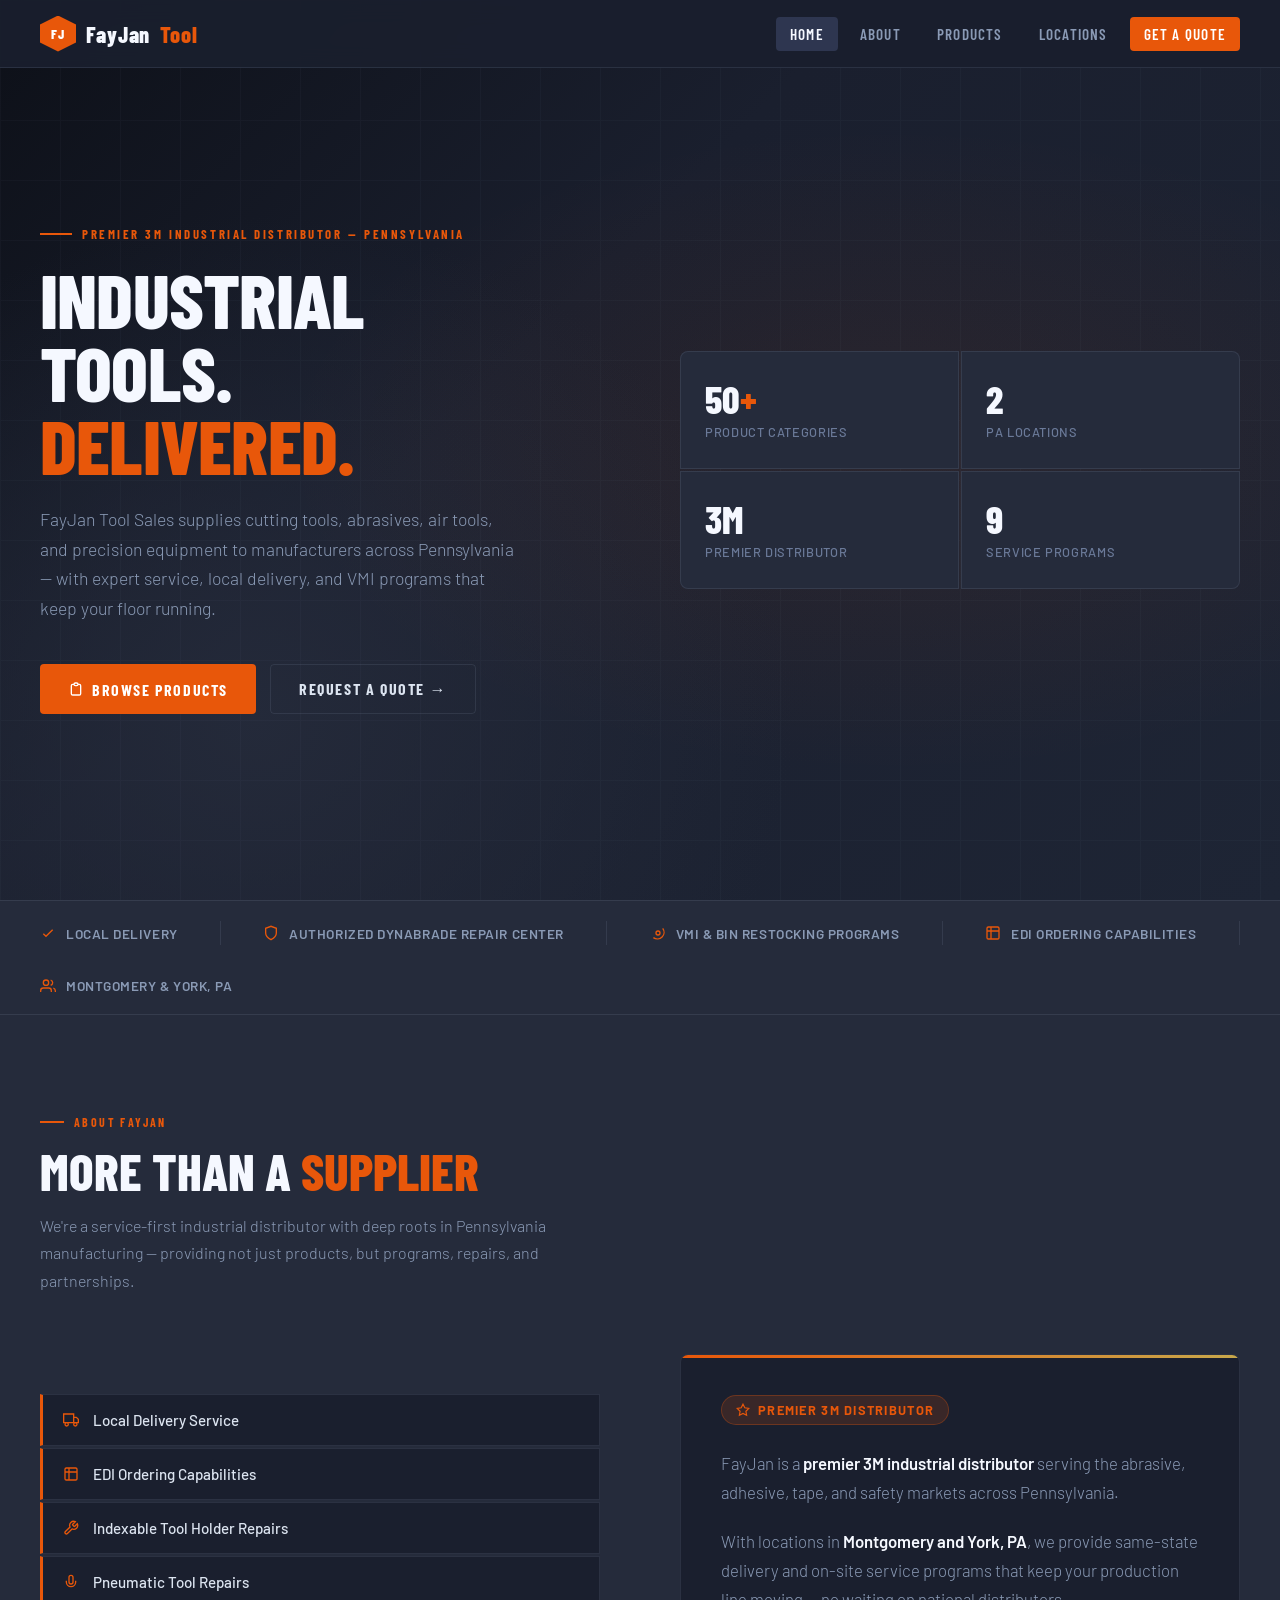
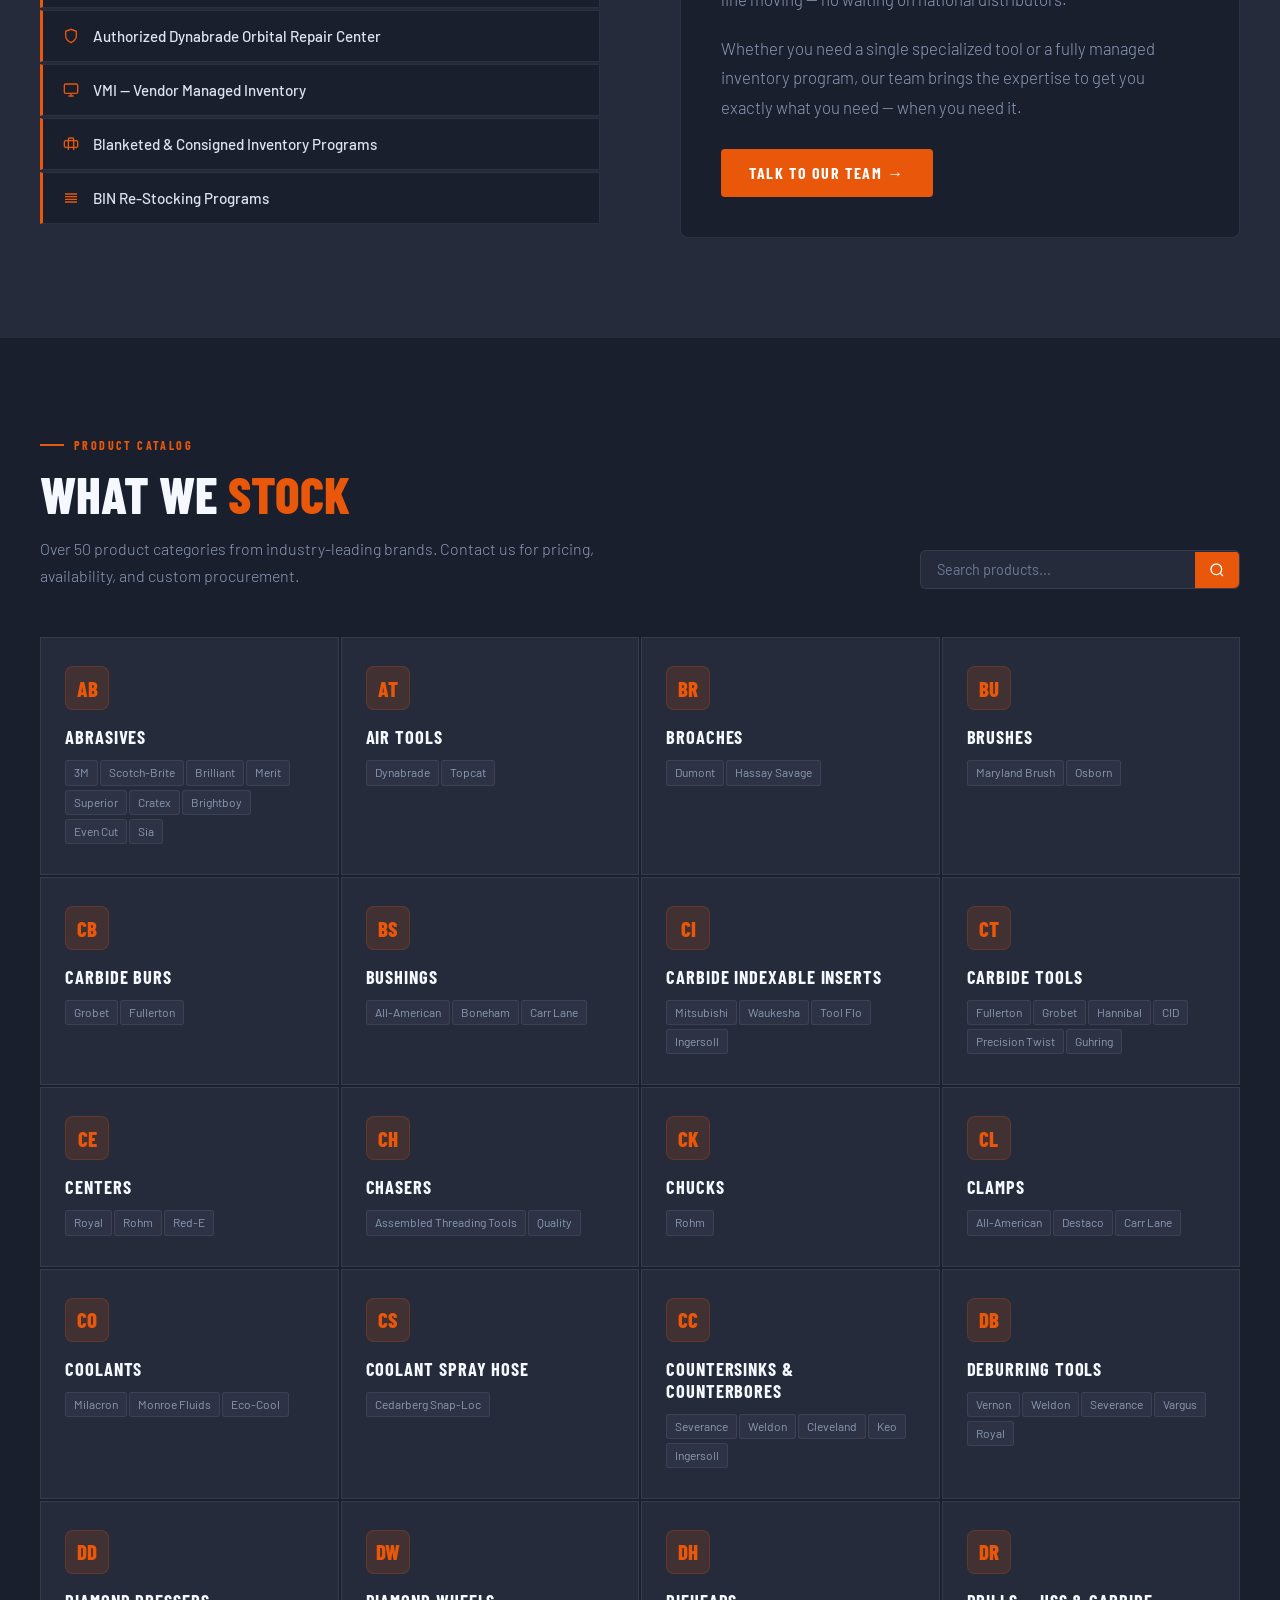
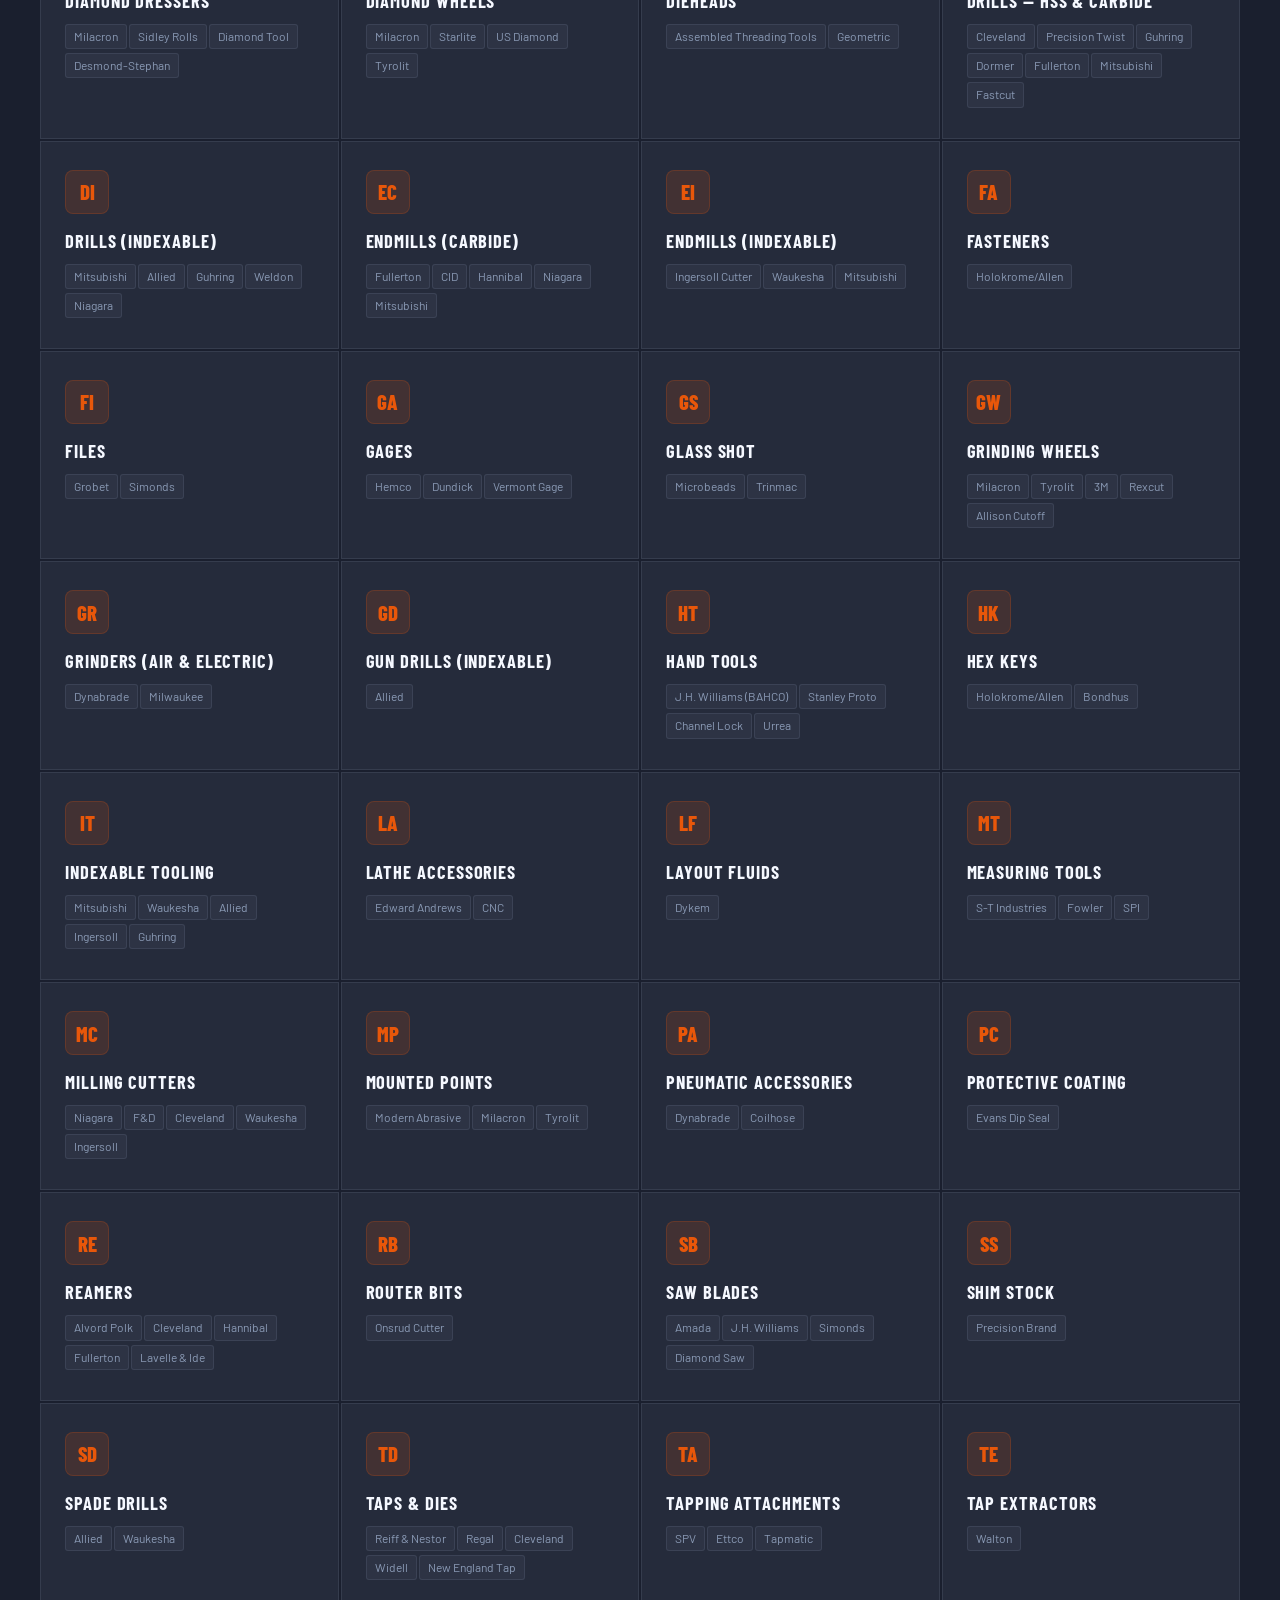
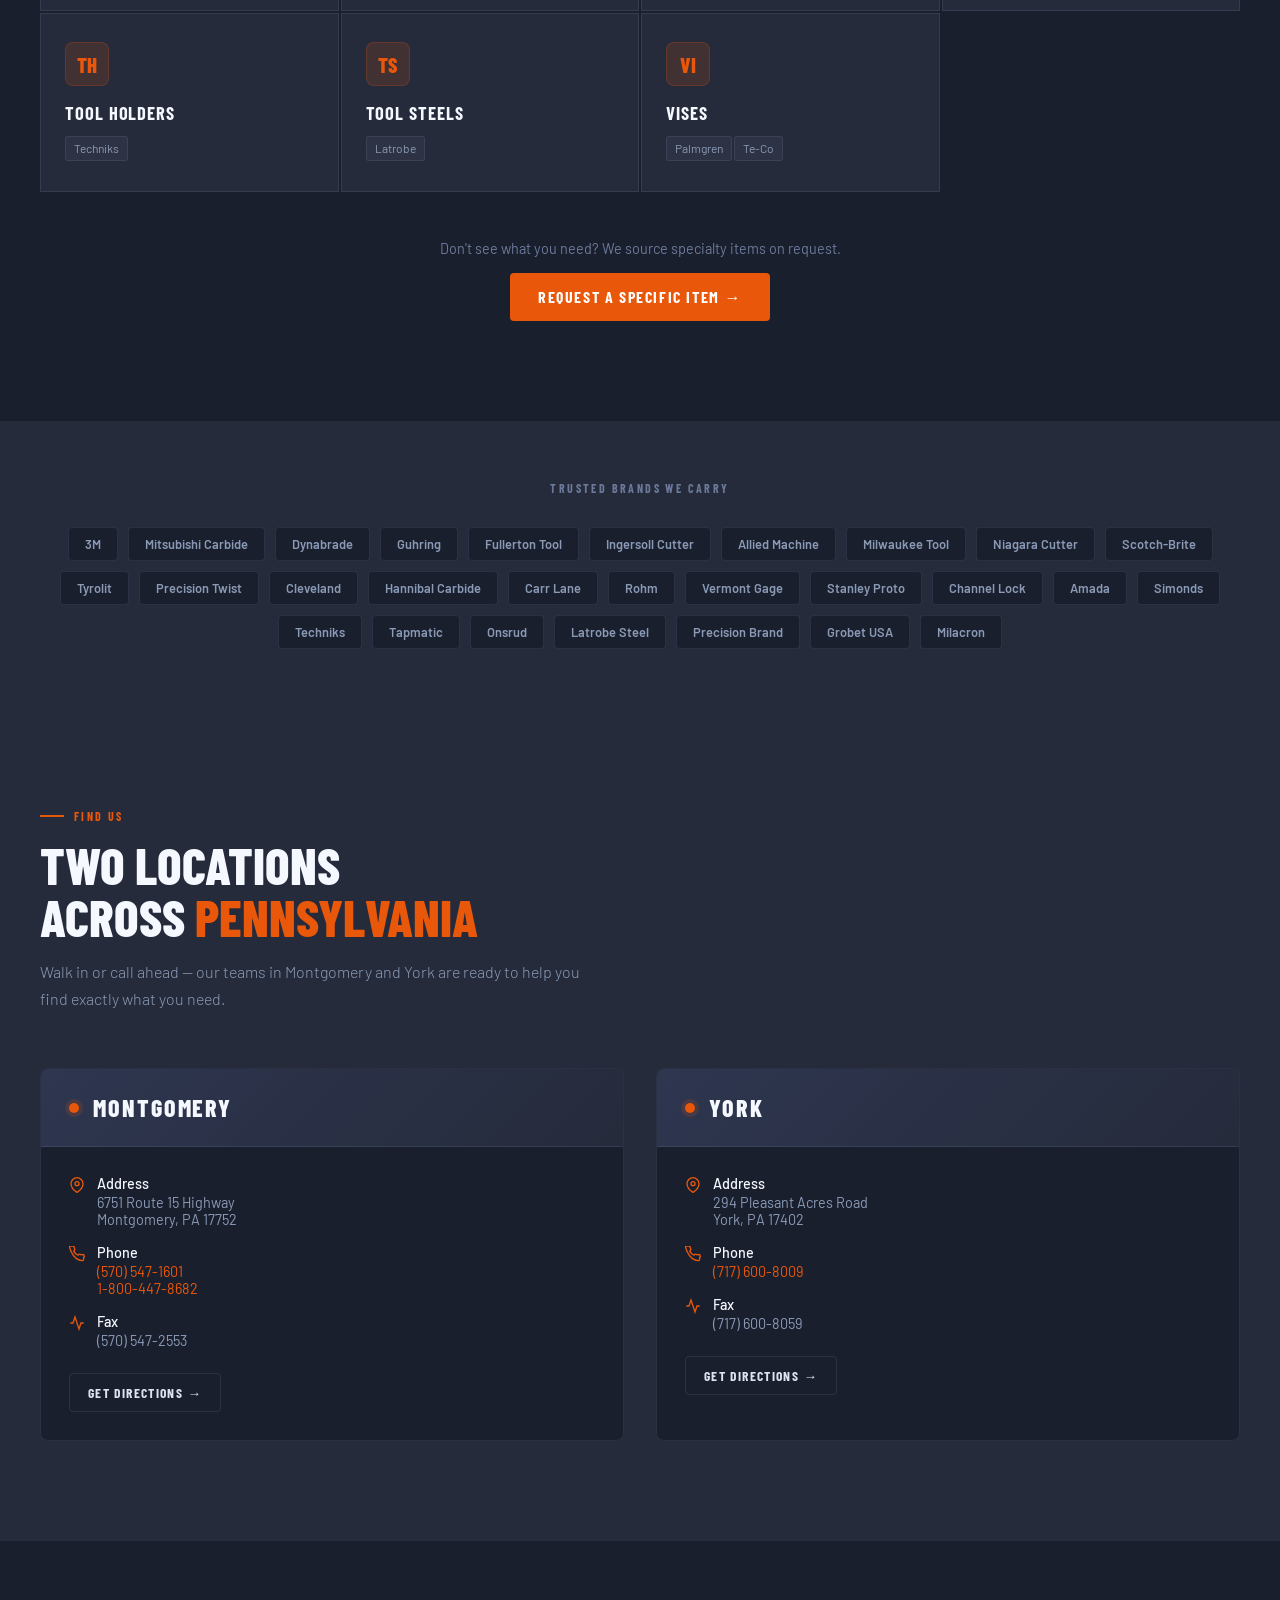
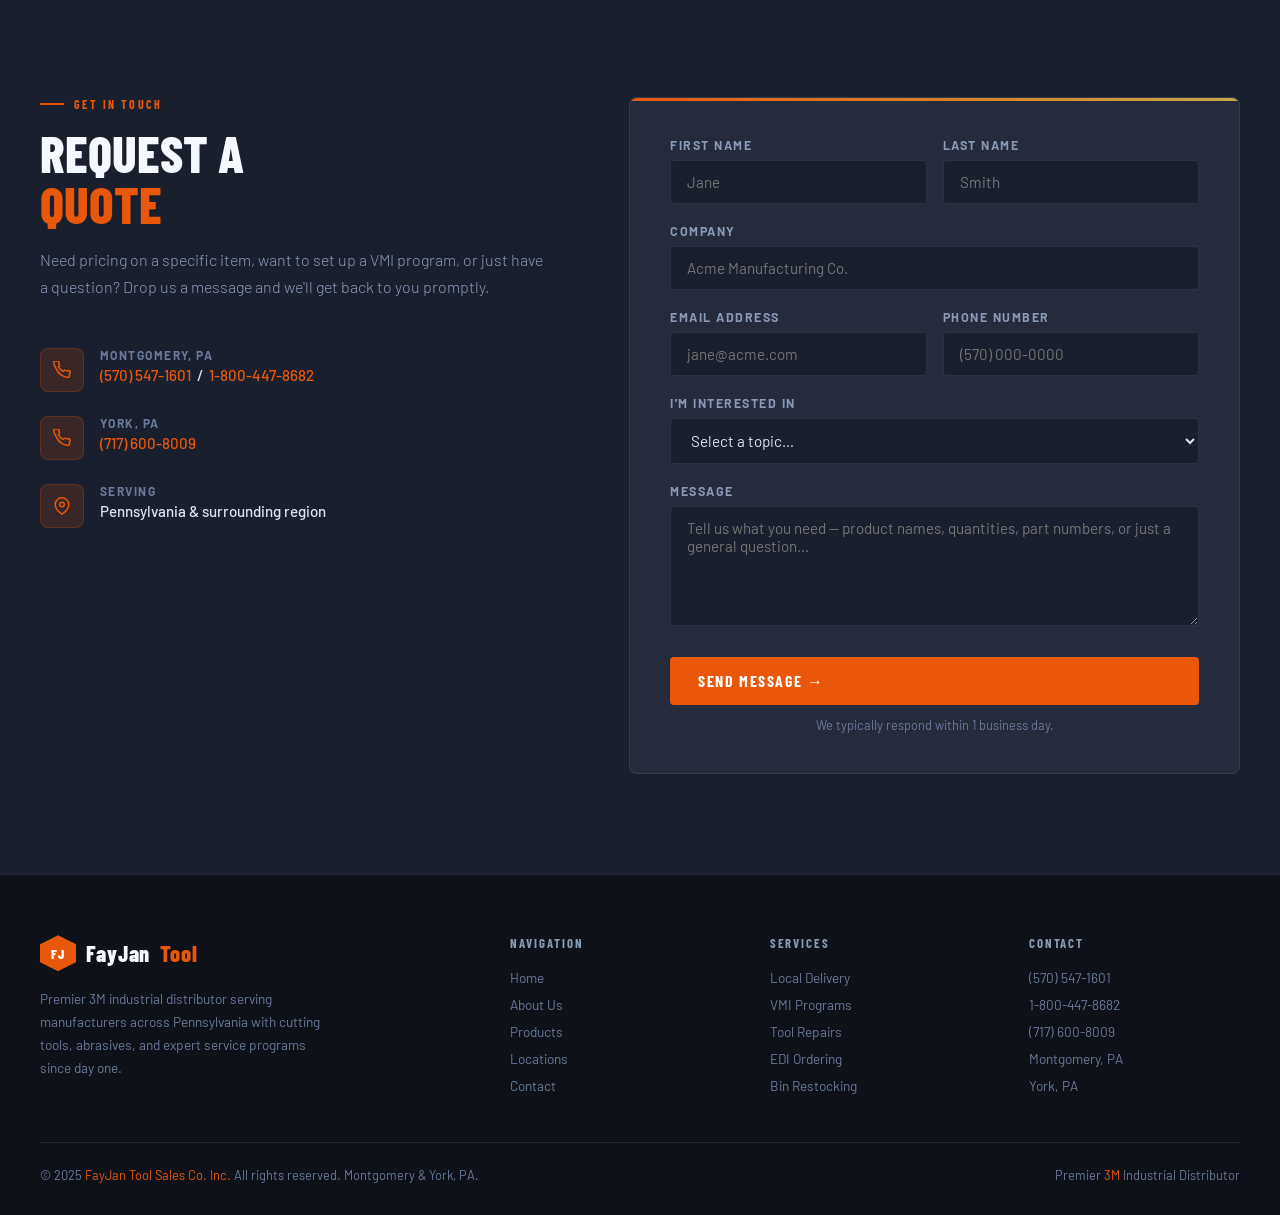
<file: fayjantoolsales.html>
<!DOCTYPE html>
<html lang="en">
<head>
<meta charset="UTF-8">
<meta name="viewport" content="width=device-width, initial-scale=1.0">
<title>FayJan Tool Sales Co. Inc. — Industrial Tool Distributor | PA</title>
<meta name="description" content="Premier 3M industrial distributor in Pennsylvania. Abrasives, carbide tools, drills, air tools, and more. Serving Montgomery and York, PA since decades.">
<link rel="preconnect" href="https://fonts.googleapis.com">
<link href="https://fonts.googleapis.com/css2?family=Barlow+Condensed:wght@400;600;700;800&family=Barlow:wght@300;400;500;600&display=swap" rel="stylesheet">
<style>
  :root {
    --steel: #1a1f2e;
    --steel-mid: #252b3b;
    --steel-light: #2e3650;
    --orange: #e8570a;
    --orange-bright: #ff6b1a;
    --orange-glow: rgba(232,87,10,0.15);
    --gold: #c8a84b;
    --silver: #8a9ab5;
    --light: #dce4f0;
    --white: #f5f8ff;
    --text-muted: #6b7a99;
    --border: rgba(138,154,181,0.15);
  }

  *, *::before, *::after { box-sizing: border-box; margin: 0; padding: 0; }

  html { scroll-behavior: smooth; }

  body {
    font-family: 'Barlow', sans-serif;
    background: var(--steel);
    color: var(--light);
    overflow-x: hidden;
  }

  /* ─── NAV ─── */
  nav {
    position: fixed; top: 0; left: 0; right: 0; z-index: 100;
    background: rgba(26,31,46,0.95);
    backdrop-filter: blur(12px);
    border-bottom: 1px solid var(--border);
    padding: 0 40px;
    display: flex; align-items: center; justify-content: space-between;
    height: 68px;
  }
  .nav-logo {
    font-family: 'Barlow Condensed', sans-serif;
    font-size: 1.4rem; font-weight: 800; letter-spacing: 0.04em;
    color: var(--white); text-decoration: none;
    display: flex; align-items: center; gap: 10px;
  }
  .nav-logo span { color: var(--orange); }
  .logo-icon {
    width: 36px; height: 36px; background: var(--orange);
    clip-path: polygon(50% 0%, 100% 25%, 100% 75%, 50% 100%, 0% 75%, 0% 25%);
    display: flex; align-items: center; justify-content: center;
    font-size: 0.85rem; font-weight: 800; color: #fff; flex-shrink: 0;
  }
  .nav-links { display: flex; gap: 8px; list-style: none; }
  .nav-links a {
    font-family: 'Barlow Condensed', sans-serif;
    font-size: 0.95rem; font-weight: 600; letter-spacing: 0.08em;
    text-transform: uppercase; color: var(--silver);
    text-decoration: none; padding: 8px 14px; border-radius: 4px;
    transition: color 0.2s, background 0.2s;
  }
  .nav-links a:hover, .nav-links a.active { color: var(--white); background: var(--steel-light); }
  .nav-cta {
    background: var(--orange) !important; color: #fff !important;
    border-radius: 4px !important;
  }
  .nav-cta:hover { background: var(--orange-bright) !important; }
  .hamburger { display: none; flex-direction: column; gap: 5px; cursor: pointer; padding: 4px; }
  .hamburger span { display: block; width: 24px; height: 2px; background: var(--light); border-radius: 2px; transition: 0.3s; }

  /* ─── HERO ─── */
  #home {
    min-height: 100vh;
    display: flex; align-items: center;
    position: relative; overflow: hidden;
    padding: 100px 40px 60px;
  }
  .hero-bg {
    position: absolute; inset: 0;
    background:
      radial-gradient(ellipse 80% 60% at 70% 50%, rgba(232,87,10,0.08) 0%, transparent 60%),
      radial-gradient(ellipse 60% 80% at 20% 80%, rgba(37,43,59,0.9) 0%, transparent 70%),
      linear-gradient(135deg, #0d1018 0%, #1a1f2e 40%, #1e2535 100%);
  }
  .hero-grid {
    position: absolute; inset: 0; opacity: 0.04;
    background-image:
      linear-gradient(var(--silver) 1px, transparent 1px),
      linear-gradient(90deg, var(--silver) 1px, transparent 1px);
    background-size: 60px 60px;
  }
  .hero-content {
    position: relative; z-index: 2;
    max-width: 1200px; margin: 0 auto; width: 100%;
    display: grid; grid-template-columns: 1fr 1fr; gap: 80px; align-items: center;
  }
  .hero-eyebrow {
    font-family: 'Barlow Condensed', sans-serif;
    font-size: 0.8rem; font-weight: 700; letter-spacing: 0.2em;
    text-transform: uppercase; color: var(--orange);
    display: flex; align-items: center; gap: 10px; margin-bottom: 20px;
  }
  .hero-eyebrow::before {
    content: ''; display: block; width: 32px; height: 2px; background: var(--orange);
  }
  h1 {
    font-family: 'Barlow Condensed', sans-serif;
    font-size: clamp(3rem, 6vw, 5rem);
    font-weight: 800; line-height: 0.95;
    text-transform: uppercase; letter-spacing: -0.01em;
    color: var(--white);
  }
  h1 em { font-style: normal; color: var(--orange); }
  .hero-sub {
    font-size: 1.1rem; font-weight: 300; color: var(--silver);
    line-height: 1.7; margin: 24px 0 40px;
    max-width: 480px;
  }
  .hero-actions { display: flex; gap: 14px; flex-wrap: wrap; }
  .btn-primary {
    display: inline-flex; align-items: center; gap: 8px;
    background: var(--orange); color: #fff;
    font-family: 'Barlow Condensed', sans-serif;
    font-size: 1rem; font-weight: 700; letter-spacing: 0.1em;
    text-transform: uppercase; padding: 14px 28px;
    border-radius: 4px; text-decoration: none;
    transition: background 0.2s, transform 0.15s;
    border: none; cursor: pointer;
  }
  .btn-primary:hover { background: var(--orange-bright); transform: translateY(-1px); }
  .btn-secondary {
    display: inline-flex; align-items: center; gap: 8px;
    background: transparent; color: var(--light);
    font-family: 'Barlow Condensed', sans-serif;
    font-size: 1rem; font-weight: 700; letter-spacing: 0.1em;
    text-transform: uppercase; padding: 14px 28px;
    border-radius: 4px; text-decoration: none;
    border: 1px solid var(--border);
    transition: border-color 0.2s, color 0.2s, transform 0.15s;
  }
  .btn-secondary:hover { border-color: var(--silver); color: var(--white); transform: translateY(-1px); }

  .hero-stats {
    display: grid; grid-template-columns: 1fr 1fr; gap: 2px;
  }
  .stat-card {
    background: var(--steel-mid);
    padding: 28px 24px;
    border: 1px solid var(--border);
    position: relative; overflow: hidden;
    animation: fadeUp 0.6s ease both;
  }
  .stat-card:nth-child(1) { animation-delay: 0.1s; border-radius: 8px 0 0 0; }
  .stat-card:nth-child(2) { animation-delay: 0.2s; border-radius: 0 8px 0 0; }
  .stat-card:nth-child(3) { animation-delay: 0.3s; border-radius: 0 0 0 8px; }
  .stat-card:nth-child(4) { animation-delay: 0.4s; border-radius: 0 0 8px 0; }
  .stat-card::after {
    content: ''; position: absolute; bottom: 0; left: 0; right: 0;
    height: 2px; background: var(--orange); transform: scaleX(0);
    transform-origin: left; transition: transform 0.3s;
  }
  .stat-card:hover::after { transform: scaleX(1); }
  .stat-num {
    font-family: 'Barlow Condensed', sans-serif;
    font-size: 2.4rem; font-weight: 800; color: var(--white);
    line-height: 1;
  }
  .stat-num span { color: var(--orange); }
  .stat-label { font-size: 0.8rem; font-weight: 500; color: var(--text-muted); margin-top: 6px; letter-spacing: 0.05em; text-transform: uppercase; }

  /* ─── TRUST BAR ─── */
  .trust-bar {
    background: var(--steel-mid);
    border-top: 1px solid var(--border);
    border-bottom: 1px solid var(--border);
    padding: 20px 40px;
  }
  .trust-inner {
    max-width: 1200px; margin: 0 auto;
    display: flex; align-items: center; justify-content: space-between;
    gap: 32px; flex-wrap: wrap;
  }
  .trust-item {
    display: flex; align-items: center; gap: 10px;
    font-size: 0.85rem; font-weight: 600; color: var(--silver);
    letter-spacing: 0.04em; text-transform: uppercase;
  }
  .trust-item svg { color: var(--orange); flex-shrink: 0; }
  .trust-divider { width: 1px; height: 24px; background: var(--border); }

  /* ─── SECTIONS ─── */
  section { padding: 100px 40px; }
  .section-inner { max-width: 1200px; margin: 0 auto; }
  .section-tag {
    font-family: 'Barlow Condensed', sans-serif;
    font-size: 0.75rem; font-weight: 700; letter-spacing: 0.2em;
    text-transform: uppercase; color: var(--orange);
    display: flex; align-items: center; gap: 10px; margin-bottom: 16px;
  }
  .section-tag::before { content: ''; display: block; width: 24px; height: 2px; background: var(--orange); }
  h2 {
    font-family: 'Barlow Condensed', sans-serif;
    font-size: clamp(2rem, 4vw, 3.2rem);
    font-weight: 800; text-transform: uppercase;
    line-height: 1; color: var(--white);
  }
  h2 em { font-style: normal; color: var(--orange); }
  .section-desc {
    font-size: 1rem; font-weight: 300; color: var(--silver);
    line-height: 1.7; margin-top: 16px; max-width: 560px;
  }

  /* ─── ABOUT / SERVICES ─── */
  #about { background: var(--steel-mid); }
  .about-grid {
    display: grid; grid-template-columns: 1fr 1fr; gap: 80px; align-items: start;
    margin-top: 60px;
  }
  .services-list { list-style: none; display: flex; flex-direction: column; gap: 2px; margin-top: 40px; }
  .services-list li {
    display: flex; align-items: center; gap: 14px;
    background: var(--steel); padding: 16px 20px;
    border: 1px solid var(--border); border-left: 3px solid var(--orange);
    font-size: 0.95rem; font-weight: 500; color: var(--light);
    transition: background 0.2s;
  }
  .services-list li:hover { background: var(--steel-light); }
  .services-list li svg { color: var(--orange); flex-shrink: 0; }

  .about-highlight {
    background: var(--steel);
    border: 1px solid var(--border);
    border-radius: 8px; padding: 40px;
    position: relative; overflow: hidden;
  }
  .about-highlight::before {
    content: ''; position: absolute; top: 0; left: 0; right: 0; height: 3px;
    background: linear-gradient(90deg, var(--orange), var(--gold));
  }
  .highlight-badge {
    display: inline-flex; align-items: center; gap: 8px;
    background: var(--orange-glow); border: 1px solid rgba(232,87,10,0.3);
    padding: 6px 14px; border-radius: 20px; margin-bottom: 24px;
    font-size: 0.8rem; font-weight: 700; color: var(--orange);
    letter-spacing: 0.1em; text-transform: uppercase;
  }
  .highlight-text {
    font-size: 1.05rem; font-weight: 300; color: var(--silver); line-height: 1.75;
  }
  .highlight-text strong { color: var(--white); font-weight: 600; }

  /* ─── PRODUCTS ─── */
  #products { background: var(--steel); }
  .products-header { display: flex; align-items: flex-end; justify-content: space-between; gap: 32px; flex-wrap: wrap; }
  .search-bar {
    display: flex; align-items: center; gap: 0;
    background: var(--steel-mid); border: 1px solid var(--border);
    border-radius: 6px; overflow: hidden; max-width: 320px; width: 100%;
  }
  .search-bar input {
    flex: 1; background: transparent; border: none; outline: none;
    padding: 10px 16px; font-family: 'Barlow', sans-serif;
    font-size: 0.9rem; color: var(--light);
  }
  .search-bar input::placeholder { color: var(--text-muted); }
  .search-bar button {
    background: var(--orange); border: none; padding: 10px 14px;
    cursor: pointer; color: #fff; display: flex; align-items: center;
    transition: background 0.2s;
  }
  .search-bar button:hover { background: var(--orange-bright); }

  .product-grid {
    display: grid; grid-template-columns: repeat(auto-fill, minmax(280px, 1fr));
    gap: 2px; margin-top: 48px;
  }
  .product-card {
    background: var(--steel-mid); border: 1px solid var(--border);
    padding: 28px 24px; cursor: pointer;
    transition: background 0.2s, border-color 0.2s, transform 0.2s;
    position: relative; overflow: hidden;
  }
  .product-card::before {
    content: ''; position: absolute; left: 0; top: 0; bottom: 0; width: 3px;
    background: var(--orange); transform: scaleY(0); transform-origin: bottom;
    transition: transform 0.25s;
  }
  .product-card:hover { background: var(--steel-light); border-color: rgba(232,87,10,0.3); transform: translateX(2px); }
  .product-card:hover::before { transform: scaleY(1); }
  .product-card-icon {
    width: 44px; height: 44px; background: var(--orange-glow);
    border: 1px solid rgba(232,87,10,0.2); border-radius: 8px;
    display: flex; align-items: center; justify-content: center;
    margin-bottom: 16px;
    font-family: 'Barlow Condensed', sans-serif; font-size: 1.3rem;
    font-weight: 800; color: var(--orange);
  }
  .product-card h3 {
    font-family: 'Barlow Condensed', sans-serif;
    font-size: 1.15rem; font-weight: 700; text-transform: uppercase;
    letter-spacing: 0.05em; color: var(--white); margin-bottom: 10px;
  }
  .product-brands {
    font-size: 0.8rem; color: var(--text-muted); line-height: 1.6;
  }
  .product-brands span {
    display: inline-block; background: rgba(138,154,181,0.08);
    border: 1px solid var(--border); padding: 2px 8px; border-radius: 3px;
    margin: 2px 2px 2px 0; font-size: 0.75rem; color: var(--silver);
    transition: color 0.2s, border-color 0.2s;
  }
  .product-card:hover .product-brands span { color: var(--light); border-color: rgba(138,154,181,0.3); }
  .product-card.hidden { display: none; }

  .no-results {
    grid-column: 1 / -1; text-align: center; padding: 60px 20px;
    color: var(--text-muted); font-size: 1rem; display: none;
  }

  /* ─── LOCATIONS ─── */
  #locations { background: var(--steel-mid); }
  .locations-grid {
    display: grid; grid-template-columns: 1fr 1fr; gap: 32px; margin-top: 56px;
  }
  .location-card {
    background: var(--steel); border: 1px solid var(--border);
    border-radius: 8px; overflow: hidden;
    transition: border-color 0.2s, transform 0.2s;
  }
  .location-card:hover { border-color: rgba(232,87,10,0.4); transform: translateY(-2px); }
  .location-header {
    background: linear-gradient(135deg, var(--steel-light), var(--steel-mid));
    padding: 24px 28px;
    border-bottom: 1px solid var(--border);
    display: flex; align-items: center; gap: 14px;
  }
  .location-dot {
    width: 10px; height: 10px; border-radius: 50%; background: var(--orange);
    flex-shrink: 0; box-shadow: 0 0 0 4px var(--orange-glow);
  }
  .location-name {
    font-family: 'Barlow Condensed', sans-serif;
    font-size: 1.5rem; font-weight: 800; text-transform: uppercase;
    letter-spacing: 0.08em; color: var(--white);
  }
  .location-body { padding: 28px; }
  .location-row {
    display: flex; align-items: flex-start; gap: 12px;
    margin-bottom: 16px; font-size: 0.9rem; color: var(--silver);
  }
  .location-row svg { color: var(--orange); flex-shrink: 0; margin-top: 2px; }
  .location-row strong { display: block; color: var(--white); font-weight: 500; margin-bottom: 2px; }
  .location-row a { color: var(--orange); text-decoration: none; }
  .location-row a:hover { text-decoration: underline; }

  /* ─── CONTACT ─── */
  #contact { background: var(--steel); }
  .contact-wrap {
    display: grid; grid-template-columns: 1fr 1.2fr; gap: 80px;
    align-items: start; margin-top: 56px;
  }
  .contact-form {
    background: var(--steel-mid); border: 1px solid var(--border);
    border-radius: 8px; padding: 40px;
    position: relative; overflow: hidden;
  }
  .contact-form::before {
    content: ''; position: absolute; top: 0; left: 0; right: 0; height: 3px;
    background: linear-gradient(90deg, var(--orange), var(--gold));
  }
  .form-row { margin-bottom: 20px; }
  .form-row label {
    display: block; font-size: 0.78rem; font-weight: 700; letter-spacing: 0.12em;
    text-transform: uppercase; color: var(--silver); margin-bottom: 8px;
  }
  .form-row input, .form-row textarea, .form-row select {
    width: 100%; background: var(--steel); border: 1px solid var(--border);
    border-radius: 4px; padding: 12px 16px;
    font-family: 'Barlow', sans-serif; font-size: 0.95rem; color: var(--light);
    transition: border-color 0.2s, box-shadow 0.2s;
    outline: none;
  }
  .form-row input:focus, .form-row textarea:focus, .form-row select:focus {
    border-color: var(--orange); box-shadow: 0 0 0 3px var(--orange-glow);
  }
  .form-row textarea { resize: vertical; min-height: 120px; }
  .form-row select option { background: var(--steel-mid); }
  .form-grid { display: grid; grid-template-columns: 1fr 1fr; gap: 16px; }
  .form-submit { width: 100%; margin-top: 8px; font-size: 1rem; }
  .form-note { font-size: 0.8rem; color: var(--text-muted); margin-top: 12px; text-align: center; }
  .contact-info-block {
    display: flex; flex-direction: column; gap: 24px; padding-top: 8px;
  }
  .contact-info-item {
    display: flex; gap: 16px; align-items: flex-start;
  }
  .contact-info-icon {
    width: 44px; height: 44px; background: var(--orange-glow);
    border: 1px solid rgba(232,87,10,0.2); border-radius: 8px;
    display: flex; align-items: center; justify-content: center;
    flex-shrink: 0; color: var(--orange);
  }
  .contact-info-label {
    font-size: 0.75rem; font-weight: 700; letter-spacing: 0.12em;
    text-transform: uppercase; color: var(--text-muted); margin-bottom: 4px;
  }
  .contact-info-value { font-size: 0.95rem; color: var(--light); font-weight: 500; }
  .contact-info-value a { color: var(--orange); text-decoration: none; }
  .contact-info-value a:hover { text-decoration: underline; }

  /* ─── BRANDS ─── */
  .brands-section { background: var(--steel-mid); padding: 60px 40px; }
  .brands-inner { max-width: 1200px; margin: 0 auto; }
  .brands-label {
    font-family: 'Barlow Condensed', sans-serif; font-size: 0.75rem;
    font-weight: 700; letter-spacing: 0.2em; text-transform: uppercase;
    color: var(--text-muted); text-align: center; margin-bottom: 32px;
  }
  .brands-scroll {
    display: flex; flex-wrap: wrap; gap: 10px; justify-content: center;
  }
  .brand-tag {
    background: var(--steel); border: 1px solid var(--border);
    padding: 8px 16px; border-radius: 4px;
    font-size: 0.8rem; font-weight: 600; color: var(--silver);
    transition: color 0.2s, border-color 0.2s, background 0.2s;
    cursor: default;
  }
  .brand-tag:hover { color: var(--white); border-color: var(--orange); background: var(--orange-glow); }

  /* ─── FOOTER ─── */
  footer {
    background: #0e1118;
    border-top: 1px solid var(--border);
    padding: 60px 40px 32px;
  }
  .footer-inner {
    max-width: 1200px; margin: 0 auto;
    display: grid; grid-template-columns: 2fr 1fr 1fr 1fr; gap: 48px;
  }
  .footer-brand .nav-logo { margin-bottom: 16px; display: inline-flex; }
  .footer-desc { font-size: 0.85rem; color: var(--text-muted); line-height: 1.7; max-width: 280px; }
  .footer-col h4 {
    font-family: 'Barlow Condensed', sans-serif; font-size: 0.8rem;
    font-weight: 700; letter-spacing: 0.15em; text-transform: uppercase;
    color: var(--silver); margin-bottom: 16px;
  }
  .footer-col ul { list-style: none; display: flex; flex-direction: column; gap: 8px; }
  .footer-col ul a { font-size: 0.85rem; color: var(--text-muted); text-decoration: none; transition: color 0.2s; }
  .footer-col ul a:hover { color: var(--orange); }
  .footer-bottom {
    max-width: 1200px; margin: 48px auto 0;
    padding-top: 24px; border-top: 1px solid var(--border);
    display: flex; align-items: center; justify-content: space-between; flex-wrap: wrap; gap: 16px;
  }
  .footer-copy { font-size: 0.8rem; color: var(--text-muted); }
  .footer-copy span { color: var(--orange); }

  /* ─── ANIMATIONS ─── */
  @keyframes fadeUp {
    from { opacity: 0; transform: translateY(20px); }
    to { opacity: 1; transform: translateY(0); }
  }
  .hero-eyebrow { animation: fadeUp 0.5s ease 0.1s both; }
  h1 { animation: fadeUp 0.5s ease 0.2s both; }
  .hero-sub { animation: fadeUp 0.5s ease 0.3s both; }
  .hero-actions { animation: fadeUp 0.5s ease 0.4s both; }

  /* ─── MOBILE NAV ─── */
  @media (max-width: 768px) {
    nav { padding: 0 20px; }
    .hamburger { display: flex; }
    .nav-links {
      display: none; flex-direction: column; position: absolute;
      top: 68px; left: 0; right: 0; background: var(--steel-mid);
      border-bottom: 1px solid var(--border); padding: 16px 20px;
      gap: 4px;
    }
    .nav-links.open { display: flex; }
    .hero-content { grid-template-columns: 1fr; gap: 48px; }
    .hero-stats { grid-template-columns: 1fr 1fr; }
    .about-grid { grid-template-columns: 1fr; gap: 40px; }
    .locations-grid { grid-template-columns: 1fr; }
    .contact-wrap { grid-template-columns: 1fr; gap: 40px; }
    .footer-inner { grid-template-columns: 1fr 1fr; }
    section { padding: 60px 20px; }
    .trust-bar { padding: 16px 20px; }
    .trust-divider { display: none; }
    .form-grid { grid-template-columns: 1fr; }
  }
  @media (max-width: 480px) {
    h1 { font-size: 2.6rem; }
    .footer-inner { grid-template-columns: 1fr; }
    .hero-stats { grid-template-columns: 1fr; }
    .products-header { flex-direction: column; align-items: flex-start; }
    .search-bar { max-width: 100%; }
  }

  /* success msg */
  .form-success {
    display: none; text-align: center; padding: 40px 20px;
    font-family: 'Barlow Condensed', sans-serif; font-size: 1.4rem;
    font-weight: 700; color: var(--white);
  }
  .form-success svg { color: var(--orange); display: block; margin: 0 auto 16px; }
</style>
</head>
<body>

<!-- NAV -->
<nav id="navbar">
  <a href="#home" class="nav-logo">
    <div class="logo-icon">FJ</div>
    FayJan <span>Tool</span>
  </a>
  <div class="hamburger" onclick="toggleMenu()" aria-label="Toggle menu">
    <span></span><span></span><span></span>
  </div>
  <ul class="nav-links" id="navLinks">
    <li><a href="#home" class="active">Home</a></li>
    <li><a href="#about">About</a></li>
    <li><a href="#products">Products</a></li>
    <li><a href="#locations">Locations</a></li>
    <li><a href="#contact" class="nav-cta">Get a Quote</a></li>
  </ul>
</nav>

<!-- HERO -->
<section id="home">
  <div class="hero-bg"></div>
  <div class="hero-grid"></div>
  <div class="hero-content">
    <div>
      <div class="hero-eyebrow">Premier 3M Industrial Distributor — Pennsylvania</div>
      <h1>Industrial<br>Tools.<br><em>Delivered.</em></h1>
      <p class="hero-sub">FayJan Tool Sales supplies cutting tools, abrasives, air tools, and precision equipment to manufacturers across Pennsylvania — with expert service, local delivery, and VMI programs that keep your floor running.</p>
      <div class="hero-actions">
        <a href="#products" class="btn-primary">
          <svg width="16" height="16" fill="none" stroke="currentColor" stroke-width="2" viewBox="0 0 24 24"><path d="M9 5H7a2 2 0 00-2 2v12a2 2 0 002 2h10a2 2 0 002-2V7a2 2 0 00-2-2h-2M9 5a2 2 0 002 2h2a2 2 0 002-2M9 5a2 2 0 012-2h2a2 2 0 012 2"/></svg>
          Browse Products
        </a>
        <a href="#contact" class="btn-secondary">
          Request a Quote →
        </a>
      </div>
    </div>
    <div class="hero-stats">
      <div class="stat-card">
        <div class="stat-num">50<span>+</span></div>
        <div class="stat-label">Product Categories</div>
      </div>
      <div class="stat-card">
        <div class="stat-num">2</div>
        <div class="stat-label">PA Locations</div>
      </div>
      <div class="stat-card">
        <div class="stat-num">3M</div>
        <div class="stat-label">Premier Distributor</div>
      </div>
      <div class="stat-card">
        <div class="stat-num">9</div>
        <div class="stat-label">Service Programs</div>
      </div>
    </div>
  </div>
</section>

<!-- TRUST BAR -->
<div class="trust-bar">
  <div class="trust-inner">
    <div class="trust-item">
      <svg width="16" height="16" fill="none" stroke="currentColor" stroke-width="2" viewBox="0 0 24 24"><path d="M5 13l4 4L19 7"/></svg>
      Local Delivery
    </div>
    <div class="trust-divider"></div>
    <div class="trust-item">
      <svg width="16" height="16" fill="none" stroke="currentColor" stroke-width="2" viewBox="0 0 24 24"><path d="M12 22s8-4 8-10V5l-8-3-8 3v7c0 6 8 10 8 10z"/></svg>
      Authorized Dynabrade Repair Center
    </div>
    <div class="trust-divider"></div>
    <div class="trust-item">
      <svg width="16" height="16" fill="none" stroke="currentColor" stroke-width="2" viewBox="0 0 24 24"><circle cx="12" cy="12" r="3"/><path d="M19.07 4.93A10 10 0 015.07 18.93"/></svg>
      VMI & Bin Restocking Programs
    </div>
    <div class="trust-divider"></div>
    <div class="trust-item">
      <svg width="16" height="16" fill="none" stroke="currentColor" stroke-width="2" viewBox="0 0 24 24"><path d="M9 3H5a2 2 0 00-2 2v4m6-6h10a2 2 0 012 2v4M9 3v18m0 0h10a2 2 0 002-2V9M9 21H5a2 2 0 01-2-2V9m0 0h18"/></svg>
      EDI Ordering Capabilities
    </div>
    <div class="trust-divider"></div>
    <div class="trust-item">
      <svg width="16" height="16" fill="none" stroke="currentColor" stroke-width="2" viewBox="0 0 24 24"><path d="M17 21v-2a4 4 0 00-4-4H5a4 4 0 00-4 4v2M9 11a4 4 0 100-8 4 4 0 000 8zM23 21v-2a4 4 0 00-3-3.87M16 3.13a4 4 0 010 7.75"/></svg>
      Montgomery &amp; York, PA
    </div>
  </div>
</div>

<!-- ABOUT -->
<section id="about">
  <div class="section-inner">
    <div class="section-tag">About FayJan</div>
    <h2>More Than a <em>Supplier</em></h2>
    <p class="section-desc">We're a service-first industrial distributor with deep roots in Pennsylvania manufacturing — providing not just products, but programs, repairs, and partnerships.</p>
    <div class="about-grid">
      <div>
        <ul class="services-list">
          <li>
            <svg width="16" height="16" fill="none" stroke="currentColor" stroke-width="2" viewBox="0 0 24 24"><path d="M1 3h15v13H1zM16 8h4l3 3v5h-7V8z"/><circle cx="5.5" cy="18.5" r="2.5"/><circle cx="18.5" cy="18.5" r="2.5"/></svg>
            Local Delivery Service
          </li>
          <li>
            <svg width="16" height="16" fill="none" stroke="currentColor" stroke-width="2" viewBox="0 0 24 24"><path d="M9 3H5a2 2 0 00-2 2v4m6-6h10a2 2 0 012 2v4M9 3v18m0 0h10a2 2 0 002-2V9M9 21H5a2 2 0 01-2-2V9m0 0h18"/></svg>
            EDI Ordering Capabilities
          </li>
          <li>
            <svg width="16" height="16" fill="none" stroke="currentColor" stroke-width="2" viewBox="0 0 24 24"><path d="M14.7 6.3a1 1 0 000 1.4l1.6 1.6a1 1 0 001.4 0l3.77-3.77a6 6 0 01-7.94 7.94l-6.91 6.91a2.12 2.12 0 01-3-3l6.91-6.91a6 6 0 017.94-7.94l-3.76 3.76z"/></svg>
            Indexable Tool Holder Repairs
          </li>
          <li>
            <svg width="16" height="16" fill="none" stroke="currentColor" stroke-width="2" viewBox="0 0 24 24"><path d="M12 2a3 3 0 013 3v7a3 3 0 01-6 0V5a3 3 0 013-3zM19 10v2a7 7 0 01-14 0v-2"/></svg>
            Pneumatic Tool Repairs
          </li>
          <li>
            <svg width="16" height="16" fill="none" stroke="currentColor" stroke-width="2" viewBox="0 0 24 24"><path d="M12 22s8-4 8-10V5l-8-3-8 3v7c0 6 8 10 8 10z"/></svg>
            Authorized Dynabrade Orbital Repair Center
          </li>
          <li>
            <svg width="16" height="16" fill="none" stroke="currentColor" stroke-width="2" viewBox="0 0 24 24"><rect x="2" y="3" width="20" height="14" rx="2"/><path d="M8 21h8m-4-4v4"/></svg>
            VMI — Vendor Managed Inventory
          </li>
          <li>
            <svg width="16" height="16" fill="none" stroke="currentColor" stroke-width="2" viewBox="0 0 24 24"><path d="M20 7H4a2 2 0 00-2 2v6a2 2 0 002 2h16a2 2 0 002-2V9a2 2 0 00-2-2zM16 21V5a2 2 0 00-2-2h-4a2 2 0 00-2 2v16"/></svg>
            Blanketed &amp; Consigned Inventory Programs
          </li>
          <li>
            <svg width="16" height="16" fill="none" stroke="currentColor" stroke-width="2" viewBox="0 0 24 24"><path d="M21 10H3M21 6H3M21 14H3M21 18H3"/></svg>
            BIN Re-Stocking Programs
          </li>
        </ul>
      </div>
      <div class="about-highlight">
        <div class="highlight-badge">
          <svg width="14" height="14" fill="none" stroke="currentColor" stroke-width="2" viewBox="0 0 24 24"><polygon points="12 2 15.09 8.26 22 9.27 17 14.14 18.18 21.02 12 17.77 5.82 21.02 7 14.14 2 9.27 8.91 8.26 12 2"/></svg>
          Premier 3M Distributor
        </div>
        <p class="highlight-text">
          FayJan is a <strong>premier 3M industrial distributor</strong> serving the abrasive, adhesive, tape, and safety markets across Pennsylvania.
        </p>
        <br>
        <p class="highlight-text">
          With locations in <strong>Montgomery and York, PA</strong>, we provide same-state delivery and on-site service programs that keep your production line moving — no waiting on national distributors.
        </p>
        <br>
        <p class="highlight-text">
          Whether you need a single specialized tool or a fully managed inventory program, our team brings the expertise to get you exactly what you need — when you need it.
        </p>
        <br>
        <a href="#contact" class="btn-primary" style="margin-top:8px;">Talk to Our Team →</a>
      </div>
    </div>
  </div>
</section>

<!-- PRODUCTS -->
<section id="products">
  <div class="section-inner">
    <div class="products-header">
      <div>
        <div class="section-tag">Product Catalog</div>
        <h2>What We <em>Stock</em></h2>
        <p class="section-desc">Over 50 product categories from industry-leading brands. Contact us for pricing, availability, and custom procurement.</p>
      </div>
      <div class="search-bar">
        <input type="text" id="productSearch" placeholder="Search products..." oninput="filterProducts()" aria-label="Search products">
        <button aria-label="Search">
          <svg width="16" height="16" fill="none" stroke="currentColor" stroke-width="2" viewBox="0 0 24 24"><circle cx="11" cy="11" r="8"/><path d="m21 21-4.35-4.35"/></svg>
        </button>
      </div>
    </div>

    <div class="product-grid" id="productGrid">

      <div class="product-card" data-name="abrasives">
        <div class="product-card-icon">AB</div>
        <h3>Abrasives</h3>
        <div class="product-brands">
          <span>3M</span><span>Scotch-Brite</span><span>Brilliant</span><span>Merit</span><span>Superior</span><span>Cratex</span><span>Brightboy</span><span>Even Cut</span><span>Sia</span>
        </div>
      </div>

      <div class="product-card" data-name="air tools">
        <div class="product-card-icon">AT</div>
        <h3>Air Tools</h3>
        <div class="product-brands"><span>Dynabrade</span><span>Topcat</span></div>
      </div>

      <div class="product-card" data-name="broaches">
        <div class="product-card-icon">BR</div>
        <h3>Broaches</h3>
        <div class="product-brands"><span>Dumont</span><span>Hassay Savage</span></div>
      </div>

      <div class="product-card" data-name="brushes">
        <div class="product-card-icon">BU</div>
        <h3>Brushes</h3>
        <div class="product-brands"><span>Maryland Brush</span><span>Osborn</span></div>
      </div>

      <div class="product-card" data-name="carbide burs">
        <div class="product-card-icon">CB</div>
        <h3>Carbide Burs</h3>
        <div class="product-brands"><span>Grobet</span><span>Fullerton</span></div>
      </div>

      <div class="product-card" data-name="bushings">
        <div class="product-card-icon">BS</div>
        <h3>Bushings</h3>
        <div class="product-brands"><span>All-American</span><span>Boneham</span><span>Carr Lane</span></div>
      </div>

      <div class="product-card" data-name="carbide indexable inserts">
        <div class="product-card-icon">CI</div>
        <h3>Carbide Indexable Inserts</h3>
        <div class="product-brands"><span>Mitsubishi</span><span>Waukesha</span><span>Tool Flo</span><span>Ingersoll</span></div>
      </div>

      <div class="product-card" data-name="carbide tools">
        <div class="product-card-icon">CT</div>
        <h3>Carbide Tools</h3>
        <div class="product-brands"><span>Fullerton</span><span>Grobet</span><span>Hannibal</span><span>CID</span><span>Precision Twist</span><span>Guhring</span></div>
      </div>

      <div class="product-card" data-name="centers">
        <div class="product-card-icon">CE</div>
        <h3>Centers</h3>
        <div class="product-brands"><span>Royal</span><span>Rohm</span><span>Red-E</span></div>
      </div>

      <div class="product-card" data-name="chasers threading">
        <div class="product-card-icon">CH</div>
        <h3>Chasers</h3>
        <div class="product-brands"><span>Assembled Threading Tools</span><span>Quality</span></div>
      </div>

      <div class="product-card" data-name="chucks">
        <div class="product-card-icon">CK</div>
        <h3>Chucks</h3>
        <div class="product-brands"><span>Rohm</span></div>
      </div>

      <div class="product-card" data-name="clamps">
        <div class="product-card-icon">CL</div>
        <h3>Clamps</h3>
        <div class="product-brands"><span>All-American</span><span>Destaco</span><span>Carr Lane</span></div>
      </div>

      <div class="product-card" data-name="coolants fluids">
        <div class="product-card-icon">CO</div>
        <h3>Coolants</h3>
        <div class="product-brands"><span>Milacron</span><span>Monroe Fluids</span><span>Eco-Cool</span></div>
      </div>

      <div class="product-card" data-name="coolant spray hose cedarberg">
        <div class="product-card-icon">CS</div>
        <h3>Coolant Spray Hose</h3>
        <div class="product-brands"><span>Cedarberg Snap-Loc</span></div>
      </div>

      <div class="product-card" data-name="countersinks counterbores">
        <div class="product-card-icon">CC</div>
        <h3>Countersinks &amp; Counterbores</h3>
        <div class="product-brands"><span>Severance</span><span>Weldon</span><span>Cleveland</span><span>Keo</span><span>Ingersoll</span></div>
      </div>

      <div class="product-card" data-name="deburring tools">
        <div class="product-card-icon">DB</div>
        <h3>Deburring Tools</h3>
        <div class="product-brands"><span>Vernon</span><span>Weldon</span><span>Severance</span><span>Vargus</span><span>Royal</span></div>
      </div>

      <div class="product-card" data-name="diamond dressers">
        <div class="product-card-icon">DD</div>
        <h3>Diamond Dressers</h3>
        <div class="product-brands"><span>Milacron</span><span>Sidley Rolls</span><span>Diamond Tool</span><span>Desmond-Stephan</span></div>
      </div>

      <div class="product-card" data-name="diamond wheels grinding">
        <div class="product-card-icon">DW</div>
        <h3>Diamond Wheels</h3>
        <div class="product-brands"><span>Milacron</span><span>Starlite</span><span>US Diamond</span><span>Tyrolit</span></div>
      </div>

      <div class="product-card" data-name="dieheads threading">
        <div class="product-card-icon">DH</div>
        <h3>Dieheads</h3>
        <div class="product-brands"><span>Assembled Threading Tools</span><span>Geometric</span></div>
      </div>

      <div class="product-card" data-name="drills hss carbide">
        <div class="product-card-icon">DR</div>
        <h3>Drills — HSS &amp; Carbide</h3>
        <div class="product-brands"><span>Cleveland</span><span>Precision Twist</span><span>Guhring</span><span>Dormer</span><span>Fullerton</span><span>Mitsubishi</span><span>Fastcut</span></div>
      </div>

      <div class="product-card" data-name="drills indexable">
        <div class="product-card-icon">DI</div>
        <h3>Drills (Indexable)</h3>
        <div class="product-brands"><span>Mitsubishi</span><span>Allied</span><span>Guhring</span><span>Weldon</span><span>Niagara</span></div>
      </div>

      <div class="product-card" data-name="endmills carbide">
        <div class="product-card-icon">EC</div>
        <h3>Endmills (Carbide)</h3>
        <div class="product-brands"><span>Fullerton</span><span>CID</span><span>Hannibal</span><span>Niagara</span><span>Mitsubishi</span></div>
      </div>

      <div class="product-card" data-name="endmills indexable">
        <div class="product-card-icon">EI</div>
        <h3>Endmills (Indexable)</h3>
        <div class="product-brands"><span>Ingersoll Cutter</span><span>Waukesha</span><span>Mitsubishi</span></div>
      </div>

      <div class="product-card" data-name="fasteners hex">
        <div class="product-card-icon">FA</div>
        <h3>Fasteners</h3>
        <div class="product-brands"><span>Holokrome/Allen</span></div>
      </div>

      <div class="product-card" data-name="files">
        <div class="product-card-icon">FI</div>
        <h3>Files</h3>
        <div class="product-brands"><span>Grobet</span><span>Simonds</span></div>
      </div>

      <div class="product-card" data-name="gages gauges measurement">
        <div class="product-card-icon">GA</div>
        <h3>Gages</h3>
        <div class="product-brands"><span>Hemco</span><span>Dundick</span><span>Vermont Gage</span></div>
      </div>

      <div class="product-card" data-name="glass shot blasting">
        <div class="product-card-icon">GS</div>
        <h3>Glass Shot</h3>
        <div class="product-brands"><span>Microbeads</span><span>Trinmac</span></div>
      </div>

      <div class="product-card" data-name="grinding wheels abrasive">
        <div class="product-card-icon">GW</div>
        <h3>Grinding Wheels</h3>
        <div class="product-brands"><span>Milacron</span><span>Tyrolit</span><span>3M</span><span>Rexcut</span><span>Allison Cutoff</span></div>
      </div>

      <div class="product-card" data-name="grinders air electric power tools">
        <div class="product-card-icon">GR</div>
        <h3>Grinders (Air &amp; Electric)</h3>
        <div class="product-brands"><span>Dynabrade</span><span>Milwaukee</span></div>
      </div>

      <div class="product-card" data-name="gun drills indexable deep hole">
        <div class="product-card-icon">GD</div>
        <h3>Gun Drills (Indexable)</h3>
        <div class="product-brands"><span>Allied</span></div>
      </div>

      <div class="product-card" data-name="hand tools wrenches">
        <div class="product-card-icon">HT</div>
        <h3>Hand Tools</h3>
        <div class="product-brands"><span>J.H. Williams (BAHCO)</span><span>Stanley Proto</span><span>Channel Lock</span><span>Urrea</span></div>
      </div>

      <div class="product-card" data-name="hex keys allen wrenches">
        <div class="product-card-icon">HK</div>
        <h3>Hex Keys</h3>
        <div class="product-brands"><span>Holokrome/Allen</span><span>Bondhus</span></div>
      </div>

      <div class="product-card" data-name="indexable tooling inserts">
        <div class="product-card-icon">IT</div>
        <h3>Indexable Tooling</h3>
        <div class="product-brands"><span>Mitsubishi</span><span>Waukesha</span><span>Allied</span><span>Ingersoll</span><span>Guhring</span></div>
      </div>

      <div class="product-card" data-name="lathe accessories cnc">
        <div class="product-card-icon">LA</div>
        <h3>Lathe Accessories</h3>
        <div class="product-brands"><span>Edward Andrews</span><span>CNC</span></div>
      </div>

      <div class="product-card" data-name="layout fluids dykem marking">
        <div class="product-card-icon">LF</div>
        <h3>Layout Fluids</h3>
        <div class="product-brands"><span>Dykem</span></div>
      </div>

      <div class="product-card" data-name="measuring tools calipers micrometers">
        <div class="product-card-icon">MT</div>
        <h3>Measuring Tools</h3>
        <div class="product-brands"><span>S-T Industries</span><span>Fowler</span><span>SPI</span></div>
      </div>

      <div class="product-card" data-name="milling cutters">
        <div class="product-card-icon">MC</div>
        <h3>Milling Cutters</h3>
        <div class="product-brands"><span>Niagara</span><span>F&amp;D</span><span>Cleveland</span><span>Waukesha</span><span>Ingersoll</span></div>
      </div>

      <div class="product-card" data-name="mounted points grinding">
        <div class="product-card-icon">MP</div>
        <h3>Mounted Points</h3>
        <div class="product-brands"><span>Modern Abrasive</span><span>Milacron</span><span>Tyrolit</span></div>
      </div>

      <div class="product-card" data-name="pneumatic accessories air hose">
        <div class="product-card-icon">PA</div>
        <h3>Pneumatic Accessories</h3>
        <div class="product-brands"><span>Dynabrade</span><span>Coilhose</span></div>
      </div>

      <div class="product-card" data-name="protective coating sealant">
        <div class="product-card-icon">PC</div>
        <h3>Protective Coating</h3>
        <div class="product-brands"><span>Evans Dip Seal</span></div>
      </div>

      <div class="product-card" data-name="reamers hss carbide">
        <div class="product-card-icon">RE</div>
        <h3>Reamers</h3>
        <div class="product-brands"><span>Alvord Polk</span><span>Cleveland</span><span>Hannibal</span><span>Fullerton</span><span>Lavelle &amp; Ide</span></div>
      </div>

      <div class="product-card" data-name="router bits woodworking">
        <div class="product-card-icon">RB</div>
        <h3>Router Bits</h3>
        <div class="product-brands"><span>Onsrud Cutter</span></div>
      </div>

      <div class="product-card" data-name="saw blades bandsaw">
        <div class="product-card-icon">SB</div>
        <h3>Saw Blades</h3>
        <div class="product-brands"><span>Amada</span><span>J.H. Williams</span><span>Simonds</span><span>Diamond Saw</span></div>
      </div>

      <div class="product-card" data-name="shim stock precision brand">
        <div class="product-card-icon">SS</div>
        <h3>Shim Stock</h3>
        <div class="product-brands"><span>Precision Brand</span></div>
      </div>

      <div class="product-card" data-name="spade drills deep hole">
        <div class="product-card-icon">SD</div>
        <h3>Spade Drills</h3>
        <div class="product-brands"><span>Allied</span><span>Waukesha</span></div>
      </div>

      <div class="product-card" data-name="taps dies threading">
        <div class="product-card-icon">TD</div>
        <h3>Taps &amp; Dies</h3>
        <div class="product-brands"><span>Reiff &amp; Nestor</span><span>Regal</span><span>Cleveland</span><span>Widell</span><span>New England Tap</span></div>
      </div>

      <div class="product-card" data-name="tapping attachments">
        <div class="product-card-icon">TA</div>
        <h3>Tapping Attachments</h3>
        <div class="product-brands"><span>SPV</span><span>Ettco</span><span>Tapmatic</span></div>
      </div>

      <div class="product-card" data-name="tap extractors removal">
        <div class="product-card-icon">TE</div>
        <h3>Tap Extractors</h3>
        <div class="product-brands"><span>Walton</span></div>
      </div>

      <div class="product-card" data-name="tool holders cnc tooling">
        <div class="product-card-icon">TH</div>
        <h3>Tool Holders</h3>
        <div class="product-brands"><span>Techniks</span></div>
      </div>

      <div class="product-card" data-name="tool steels latrobe">
        <div class="product-card-icon">TS</div>
        <h3>Tool Steels</h3>
        <div class="product-brands"><span>Latrobe</span></div>
      </div>

      <div class="product-card" data-name="vises workholding">
        <div class="product-card-icon">VI</div>
        <h3>Vises</h3>
        <div class="product-brands"><span>Palmgren</span><span>Te-Co</span></div>
      </div>

      <div class="no-results" id="noResults">No products match your search. <a href="#contact" style="color:var(--orange)">Contact us</a> — we may still carry it.</div>
    </div>

    <div style="text-align:center; margin-top:48px;">
      <p style="color:var(--text-muted); font-size:0.9rem; margin-bottom:16px;">Don't see what you need? We source specialty items on request.</p>
      <a href="#contact" class="btn-primary">Request a Specific Item →</a>
    </div>
  </div>
</section>

<!-- BRANDS TICKER -->
<div class="brands-section">
  <div class="brands-inner">
    <div class="brands-label">Trusted brands we carry</div>
    <div class="brands-scroll">
      <span class="brand-tag">3M</span>
      <span class="brand-tag">Mitsubishi Carbide</span>
      <span class="brand-tag">Dynabrade</span>
      <span class="brand-tag">Guhring</span>
      <span class="brand-tag">Fullerton Tool</span>
      <span class="brand-tag">Ingersoll Cutter</span>
      <span class="brand-tag">Allied Machine</span>
      <span class="brand-tag">Milwaukee Tool</span>
      <span class="brand-tag">Niagara Cutter</span>
      <span class="brand-tag">Scotch-Brite</span>
      <span class="brand-tag">Tyrolit</span>
      <span class="brand-tag">Precision Twist</span>
      <span class="brand-tag">Cleveland</span>
      <span class="brand-tag">Hannibal Carbide</span>
      <span class="brand-tag">Carr Lane</span>
      <span class="brand-tag">Rohm</span>
      <span class="brand-tag">Vermont Gage</span>
      <span class="brand-tag">Stanley Proto</span>
      <span class="brand-tag">Channel Lock</span>
      <span class="brand-tag">Amada</span>
      <span class="brand-tag">Simonds</span>
      <span class="brand-tag">Techniks</span>
      <span class="brand-tag">Tapmatic</span>
      <span class="brand-tag">Onsrud</span>
      <span class="brand-tag">Latrobe Steel</span>
      <span class="brand-tag">Precision Brand</span>
      <span class="brand-tag">Grobet USA</span>
      <span class="brand-tag">Milacron</span>
    </div>
  </div>
</div>

<!-- LOCATIONS -->
<section id="locations">
  <div class="section-inner">
    <div class="section-tag">Find Us</div>
    <h2>Two Locations<br>Across <em>Pennsylvania</em></h2>
    <p class="section-desc">Walk in or call ahead — our teams in Montgomery and York are ready to help you find exactly what you need.</p>
    <div class="locations-grid">

      <div class="location-card">
        <div class="location-header">
          <div class="location-dot"></div>
          <div class="location-name">Montgomery</div>
        </div>
        <div class="location-body">
          <div class="location-row">
            <svg width="16" height="16" fill="none" stroke="currentColor" stroke-width="2" viewBox="0 0 24 24"><path d="M21 10c0 7-9 13-9 13s-9-6-9-13a9 9 0 0118 0z"/><circle cx="12" cy="10" r="3"/></svg>
            <div>
              <strong>Address</strong>
              6751 Route 15 Highway<br>Montgomery, PA 17752
            </div>
          </div>
          <div class="location-row">
            <svg width="16" height="16" fill="none" stroke="currentColor" stroke-width="2" viewBox="0 0 24 24"><path d="M22 16.92v3a2 2 0 01-2.18 2 19.79 19.79 0 01-8.63-3.07A19.5 19.5 0 013.86 9.5a19.79 19.79 0 01-3.07-8.67A2 2 0 012.8 0h3a2 2 0 012 1.72c.127.96.361 1.903.7 2.81a2 2 0 01-.45 2.11L7.09 7.63a16 16 0 006.29 6.29l.95-.95a2 2 0 012.11-.45c.907.339 1.85.573 2.81.7A2 2 0 0122 16.92z"/></svg>
            <div>
              <strong>Phone</strong>
              <a href="tel:5705471601">(570) 547-1601</a><br>
              <a href="tel:8004478682">1-800-447-8682</a>
            </div>
          </div>
          <div class="location-row">
            <svg width="16" height="16" fill="none" stroke="currentColor" stroke-width="2" viewBox="0 0 24 24"><polyline points="22 12 18 12 15 21 9 3 6 12 2 12"/></svg>
            <div>
              <strong>Fax</strong>
              (570) 547-2553
            </div>
          </div>
          <a href="https://maps.google.com/?q=6751+Route+15+Highway+Montgomery+PA+17752" target="_blank" rel="noopener" class="btn-secondary" style="margin-top:8px; font-size:0.85rem; padding:10px 18px;">
            Get Directions →
          </a>
        </div>
      </div>

      <div class="location-card">
        <div class="location-header">
          <div class="location-dot"></div>
          <div class="location-name">York</div>
        </div>
        <div class="location-body">
          <div class="location-row">
            <svg width="16" height="16" fill="none" stroke="currentColor" stroke-width="2" viewBox="0 0 24 24"><path d="M21 10c0 7-9 13-9 13s-9-6-9-13a9 9 0 0118 0z"/><circle cx="12" cy="10" r="3"/></svg>
            <div>
              <strong>Address</strong>
              294 Pleasant Acres Road<br>York, PA 17402
            </div>
          </div>
          <div class="location-row">
            <svg width="16" height="16" fill="none" stroke="currentColor" stroke-width="2" viewBox="0 0 24 24"><path d="M22 16.92v3a2 2 0 01-2.18 2 19.79 19.79 0 01-8.63-3.07A19.5 19.5 0 013.86 9.5a19.79 19.79 0 01-3.07-8.67A2 2 0 012.8 0h3a2 2 0 012 1.72c.127.96.361 1.903.7 2.81a2 2 0 01-.45 2.11L7.09 7.63a16 16 0 006.29 6.29l.95-.95a2 2 0 012.11-.45c.907.339 1.85.573 2.81.7A2 2 0 0122 16.92z"/></svg>
            <div>
              <strong>Phone</strong>
              <a href="tel:7176008009">(717) 600-8009</a>
            </div>
          </div>
          <div class="location-row">
            <svg width="16" height="16" fill="none" stroke="currentColor" stroke-width="2" viewBox="0 0 24 24"><polyline points="22 12 18 12 15 21 9 3 6 12 2 12"/></svg>
            <div>
              <strong>Fax</strong>
              (717) 600-8059
            </div>
          </div>
          <a href="https://maps.google.com/?q=294+Pleasant+Acres+Road+York+PA+17402" target="_blank" rel="noopener" class="btn-secondary" style="margin-top:8px; font-size:0.85rem; padding:10px 18px;">
            Get Directions →
          </a>
        </div>
      </div>

    </div>
  </div>
</section>

<!-- CONTACT -->
<section id="contact">
  <div class="section-inner">
    <div class="contact-wrap">
      <div>
        <div class="section-tag">Get In Touch</div>
        <h2>Request a<br><em>Quote</em></h2>
        <p class="section-desc">Need pricing on a specific item, want to set up a VMI program, or just have a question? Drop us a message and we'll get back to you promptly.</p>

        <div class="contact-info-block" style="margin-top:40px;">
          <div class="contact-info-item">
            <div class="contact-info-icon">
              <svg width="18" height="18" fill="none" stroke="currentColor" stroke-width="2" viewBox="0 0 24 24"><path d="M22 16.92v3a2 2 0 01-2.18 2 19.79 19.79 0 01-8.63-3.07A19.5 19.5 0 013.86 9.5a19.79 19.79 0 01-3.07-8.67A2 2 0 012.8 0h3a2 2 0 012 1.72c.127.96.361 1.903.7 2.81a2 2 0 01-.45 2.11L7.09 7.63a16 16 0 006.29 6.29l.95-.95a2 2 0 012.11-.45c.907.339 1.85.573 2.81.7A2 2 0 0122 16.92z"/></svg>
            </div>
            <div>
              <div class="contact-info-label">Montgomery, PA</div>
              <div class="contact-info-value">
                <a href="tel:5705471601">(570) 547-1601</a> &nbsp;/&nbsp;
                <a href="tel:8004478682">1-800-447-8682</a>
              </div>
            </div>
          </div>
          <div class="contact-info-item">
            <div class="contact-info-icon">
              <svg width="18" height="18" fill="none" stroke="currentColor" stroke-width="2" viewBox="0 0 24 24"><path d="M22 16.92v3a2 2 0 01-2.18 2 19.79 19.79 0 01-8.63-3.07A19.5 19.5 0 013.86 9.5a19.79 19.79 0 01-3.07-8.67A2 2 0 012.8 0h3a2 2 0 012 1.72c.127.96.361 1.903.7 2.81a2 2 0 01-.45 2.11L7.09 7.63a16 16 0 006.29 6.29l.95-.95a2 2 0 012.11-.45c.907.339 1.85.573 2.81.7A2 2 0 0122 16.92z"/></svg>
            </div>
            <div>
              <div class="contact-info-label">York, PA</div>
              <div class="contact-info-value"><a href="tel:7176008009">(717) 600-8009</a></div>
            </div>
          </div>
          <div class="contact-info-item">
            <div class="contact-info-icon">
              <svg width="18" height="18" fill="none" stroke="currentColor" stroke-width="2" viewBox="0 0 24 24"><path d="M21 10c0 7-9 13-9 13s-9-6-9-13a9 9 0 0118 0z"/><circle cx="12" cy="10" r="3"/></svg>
            </div>
            <div>
              <div class="contact-info-label">Serving</div>
              <div class="contact-info-value">Pennsylvania &amp; surrounding region</div>
            </div>
          </div>
        </div>
      </div>

      <div class="contact-form">
        <div id="formArea">
          <div class="form-grid">
            <div class="form-row">
              <label for="fname">First Name</label>
              <input type="text" id="fname" placeholder="Jane">
            </div>
            <div class="form-row">
              <label for="lname">Last Name</label>
              <input type="text" id="lname" placeholder="Smith">
            </div>
          </div>
          <div class="form-row">
            <label for="company">Company</label>
            <input type="text" id="company" placeholder="Acme Manufacturing Co.">
          </div>
          <div class="form-grid">
            <div class="form-row">
              <label for="email">Email Address</label>
              <input type="email" id="email" placeholder="jane@acme.com">
            </div>
            <div class="form-row">
              <label for="phone">Phone Number</label>
              <input type="tel" id="phone" placeholder="(570) 000-0000">
            </div>
          </div>
          <div class="form-row">
            <label for="interest">I'm Interested In</label>
            <select id="interest">
              <option value="">Select a topic…</option>
              <option>Product Pricing / Quote</option>
              <option>VMI / Inventory Program</option>
              <option>Tool Repair Service</option>
              <option>EDI Setup</option>
              <option>General Inquiry</option>
              <option>Other</option>
            </select>
          </div>
          <div class="form-row">
            <label for="message">Message</label>
            <textarea id="message" placeholder="Tell us what you need — product names, quantities, part numbers, or just a general question..."></textarea>
          </div>
          <button class="btn-primary form-submit" onclick="submitForm()">Send Message →</button>
          <p class="form-note">We typically respond within 1 business day.</p>
        </div>
        <div class="form-success" id="formSuccess">
          <svg width="48" height="48" fill="none" stroke="currentColor" stroke-width="1.5" viewBox="0 0 24 24"><path d="M22 11.08V12a10 10 0 11-5.93-9.14"/><polyline points="22 4 12 14.01 9 11.01"/></svg>
          Message Sent!<br>
          <span style="font-size:1rem; font-weight:300; color:var(--silver); margin-top:8px; display:block;">We'll be in touch within 1 business day.</span>
        </div>
      </div>

    </div>
  </div>
</section>

<!-- FOOTER -->
<footer>
  <div class="footer-inner">
    <div class="footer-brand">
      <a href="#home" class="nav-logo">
        <div class="logo-icon">FJ</div>
        FayJan <span>Tool</span>
      </a>
      <p class="footer-desc">Premier 3M industrial distributor serving manufacturers across Pennsylvania with cutting tools, abrasives, and expert service programs since day one.</p>
    </div>
    <div class="footer-col">
      <h4>Navigation</h4>
      <ul>
        <li><a href="#home">Home</a></li>
        <li><a href="#about">About Us</a></li>
        <li><a href="#products">Products</a></li>
        <li><a href="#locations">Locations</a></li>
        <li><a href="#contact">Contact</a></li>
      </ul>
    </div>
    <div class="footer-col">
      <h4>Services</h4>
      <ul>
        <li><a href="#about">Local Delivery</a></li>
        <li><a href="#about">VMI Programs</a></li>
        <li><a href="#about">Tool Repairs</a></li>
        <li><a href="#about">EDI Ordering</a></li>
        <li><a href="#about">Bin Restocking</a></li>
      </ul>
    </div>
    <div class="footer-col">
      <h4>Contact</h4>
      <ul>
        <li><a href="tel:5705471601">(570) 547-1601</a></li>
        <li><a href="tel:8004478682">1-800-447-8682</a></li>
        <li><a href="tel:7176008009">(717) 600-8009</a></li>
        <li><a href="#locations">Montgomery, PA</a></li>
        <li><a href="#locations">York, PA</a></li>
      </ul>
    </div>
  </div>
  <div class="footer-bottom">
    <div class="footer-copy">© 2025 <span>FayJan Tool Sales Co. Inc.</span> All rights reserved. Montgomery &amp; York, PA.</div>
    <div class="footer-copy">Premier <span>3M</span> Industrial Distributor</div>
  </div>
</footer>

<script>
  // Nav active state on scroll
  const sections = document.querySelectorAll('section[id], #home');
  const navLinks = document.querySelectorAll('.nav-links a');

  window.addEventListener('scroll', () => {
    let current = '';
    sections.forEach(s => {
      if (window.scrollY >= s.offsetTop - 120) current = s.id;
    });
    navLinks.forEach(a => {
      a.classList.toggle('active', a.getAttribute('href') === '#' + current);
    });
  });

  // Hamburger
  function toggleMenu() {
    document.getElementById('navLinks').classList.toggle('open');
  }

  // Close menu on link click
  navLinks.forEach(a => {
    a.addEventListener('click', () => {
      document.getElementById('navLinks').classList.remove('open');
    });
  });

  // Product search
  function filterProducts() {
    const q = document.getElementById('productSearch').value.toLowerCase();
    const cards = document.querySelectorAll('.product-card');
    let visible = 0;
    cards.forEach(card => {
      const text = card.dataset.name + ' ' + card.innerText.toLowerCase();
      const match = !q || text.includes(q);
      card.classList.toggle('hidden', !match);
      if (match) visible++;
    });
    document.getElementById('noResults').style.display = visible === 0 ? 'block' : 'none';
  }

  // Form submit (demo)
  function submitForm() {
    const email = document.getElementById('email').value;
    const fname = document.getElementById('fname').value;
    if (!fname || !email) {
      alert('Please fill in your name and email before submitting.');
      return;
    }
    document.getElementById('formArea').style.display = 'none';
    document.getElementById('formSuccess').style.display = 'block';
  }
</script>
</body>
</html>
</file>
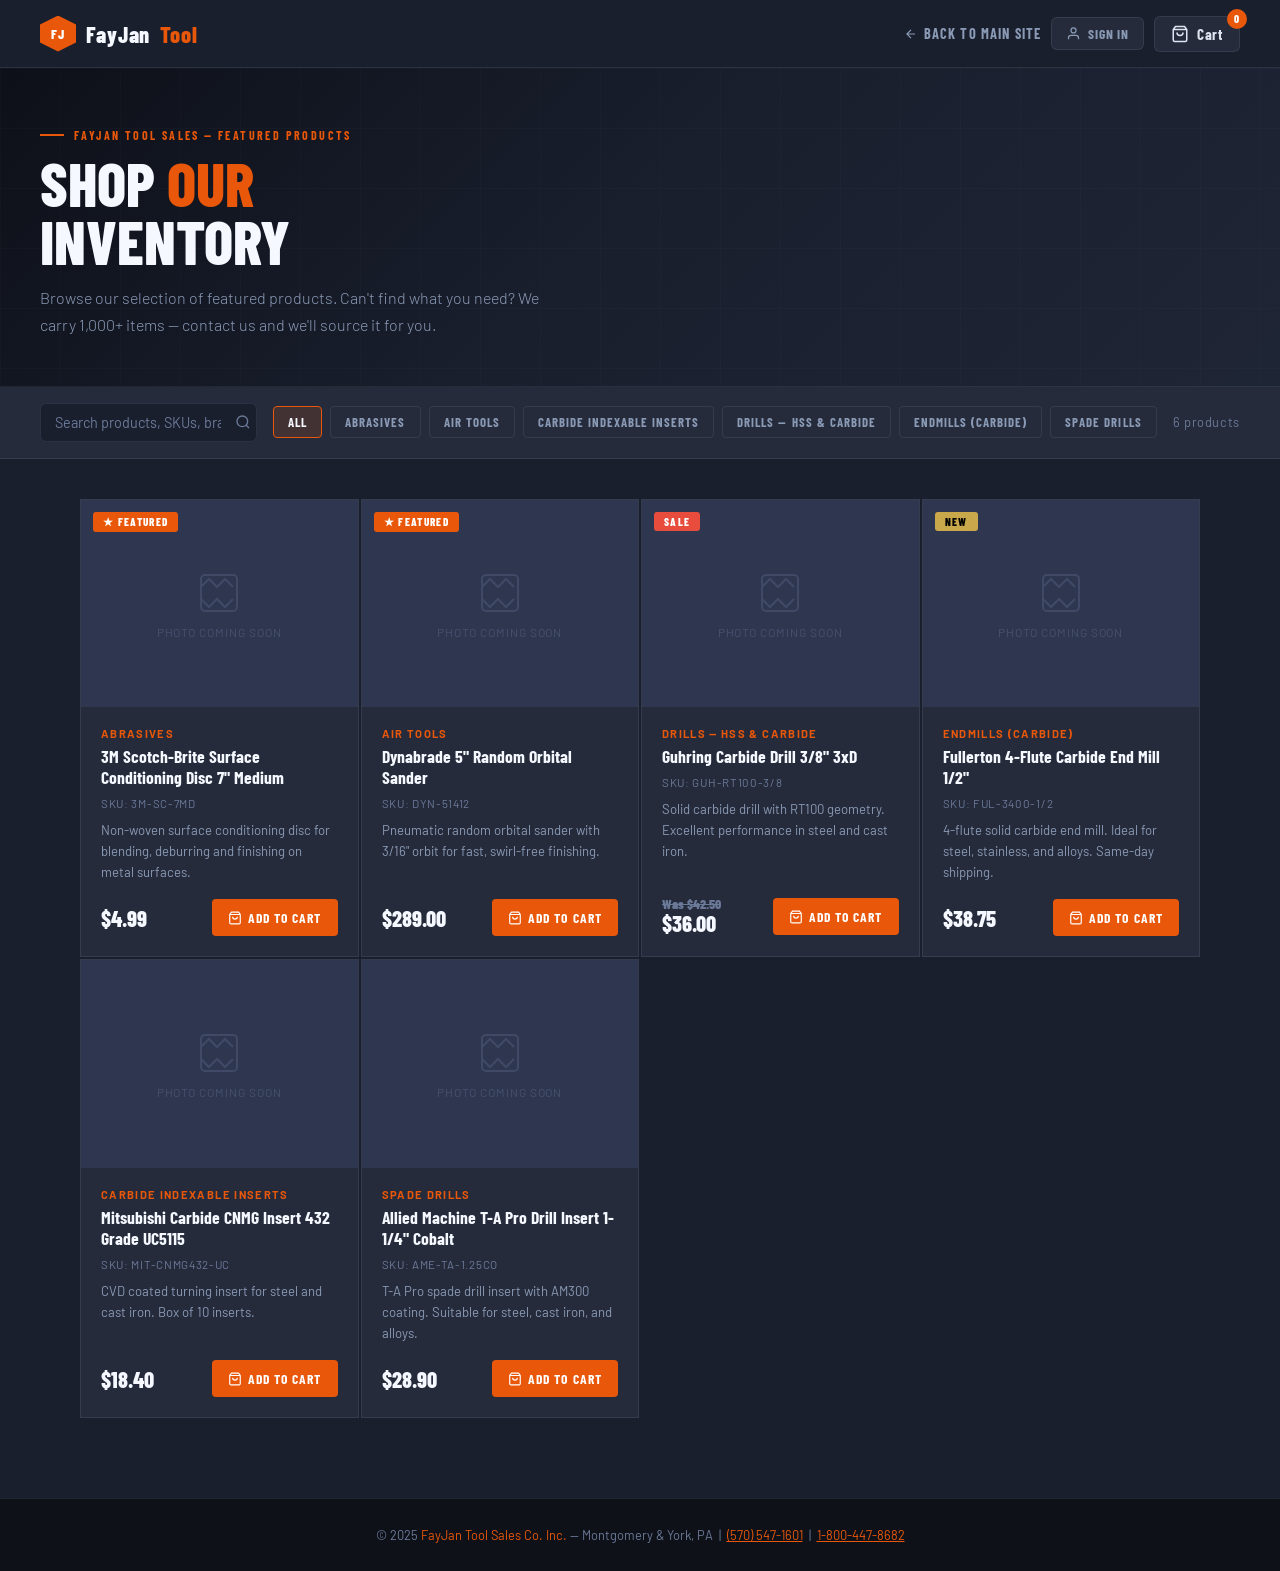
<file: shop.html>
<!DOCTYPE html>
<html lang="en">
<head>
<meta charset="UTF-8">
<meta name="viewport" content="width=device-width, initial-scale=1.0">
<title>FayJan Tool Sales — Shop Products</title>
<meta name="description" content="Browse FayJan Tool Sales featured products. Industrial tools, abrasives, and precision equipment available to order.">
<link rel="preconnect" href="https://fonts.googleapis.com">
<link href="https://fonts.googleapis.com/css2?family=Barlow+Condensed:wght@400;600;700;800&family=Barlow:wght@300;400;500;600&display=swap" rel="stylesheet">
<style>
  :root {
    --steel: #1a1f2e; --steel-mid: #252b3b; --steel-light: #2e3650;
    --orange: #e8570a; --orange-bright: #ff6b1a; --orange-glow: rgba(232,87,10,0.15);
    --gold: #c8a84b; --silver: #8a9ab5; --light: #dce4f0; --white: #f5f8ff;
    --text-muted: #6b7a99; --border: rgba(138,154,181,0.15);
    --success: #2ecc71; --danger: #e74c3c;
  }
  *, *::before, *::after { box-sizing: border-box; margin: 0; padding: 0; }
  html { scroll-behavior: smooth; }
  body { font-family: 'Barlow', sans-serif; background: var(--steel); color: var(--light); overflow-x: hidden; }

  /* NAV */
  nav {
    position: sticky; top: 0; z-index: 100;
    background: rgba(26,31,46,0.97); backdrop-filter: blur(12px);
    border-bottom: 1px solid var(--border);
    padding: 0 40px; display: flex; align-items: center; justify-content: space-between; height: 68px;
  }
  .nav-logo { font-family: 'Barlow Condensed', sans-serif; font-size: 1.4rem; font-weight: 800; letter-spacing: 0.04em; color: var(--white); text-decoration: none; display: flex; align-items: center; gap: 10px; }
  .nav-logo span { color: var(--orange); }
  .logo-icon { width: 36px; height: 36px; background: var(--orange); clip-path: polygon(50% 0%,100% 25%,100% 75%,50% 100%,0% 75%,0% 25%); display: flex; align-items: center; justify-content: center; font-size: 0.85rem; font-weight: 800; color: #fff; flex-shrink: 0; }
  .nav-right { display: flex; align-items: center; gap: 10px; }
  .nav-back { font-family: 'Barlow Condensed', sans-serif; font-size: 0.9rem; font-weight: 700; letter-spacing: 0.08em; text-transform: uppercase; color: var(--silver); text-decoration: none; display: flex; align-items: center; gap: 6px; transition: color 0.2s; }
  .nav-back:hover { color: var(--white); }
  .nav-acct-btn {
    display: flex; align-items: center; gap: 7px;
    font-family: 'Barlow Condensed', sans-serif; font-size: 0.85rem; font-weight: 700;
    letter-spacing: 0.06em; text-transform: uppercase;
    color: var(--silver); text-decoration: none;
    padding: 7px 14px; border-radius: 6px; border: 1px solid var(--border);
    background: var(--steel-mid); transition: all 0.2s;
  }
  .nav-acct-btn:hover { color: var(--white); border-color: var(--orange); background: var(--orange-glow); }
  .nav-acct-btn.signed-in { color: var(--orange); border-color: rgba(232,87,10,0.3); }
  .cart-btn {
    display: flex; align-items: center; gap: 8px;
    background: var(--steel-mid); border: 1px solid var(--border);
    padding: 8px 16px; border-radius: 6px; cursor: pointer; color: var(--light);
    font-family: 'Barlow Condensed', sans-serif; font-size: 0.95rem; font-weight: 700;
    letter-spacing: 0.05em; transition: border-color 0.2s, background 0.2s; position: relative;
  }
  .cart-btn:hover { border-color: var(--orange); background: var(--orange-glow); }
  .cart-count {
    background: var(--orange); color: #fff; border-radius: 50%;
    width: 20px; height: 20px; display: flex; align-items: center; justify-content: center;
    font-size: 0.7rem; font-weight: 800; position: absolute; top: -8px; right: -8px;
  }

  /* HERO BANNER */
  .shop-hero {
    background: linear-gradient(135deg, #0d1018 0%, var(--steel) 50%, #1e2535 100%);
    border-bottom: 1px solid var(--border);
    padding: 60px 40px 48px; position: relative; overflow: hidden;
  }
  .shop-hero::before {
    content: ''; position: absolute; inset: 0; opacity: 0.03;
    background-image: linear-gradient(var(--silver) 1px, transparent 1px), linear-gradient(90deg, var(--silver) 1px, transparent 1px);
    background-size: 60px 60px;
  }
  .shop-hero-inner { max-width: 1200px; margin: 0 auto; position: relative; z-index: 1; }
  .shop-eyebrow { font-family: 'Barlow Condensed', sans-serif; font-size: 0.75rem; font-weight: 700; letter-spacing: 0.2em; text-transform: uppercase; color: var(--orange); display: flex; align-items: center; gap: 10px; margin-bottom: 12px; }
  .shop-eyebrow::before { content: ''; display: block; width: 24px; height: 2px; background: var(--orange); }
  .shop-hero h1 { font-family: 'Barlow Condensed', sans-serif; font-size: clamp(2.2rem, 5vw, 3.8rem); font-weight: 800; text-transform: uppercase; line-height: 0.95; color: var(--white); }
  .shop-hero h1 em { font-style: normal; color: var(--orange); }
  .shop-hero p { font-size: 1rem; color: var(--silver); font-weight: 300; margin-top: 14px; max-width: 520px; line-height: 1.7; }

  /* TOOLBAR */
  .toolbar {
    background: var(--steel-mid); border-bottom: 1px solid var(--border);
    padding: 16px 40px; position: sticky; top: 68px; z-index: 90;
  }
  .toolbar-inner { max-width: 1200px; margin: 0 auto; display: flex; align-items: center; gap: 16px; flex-wrap: wrap; justify-content: space-between; }
  .search-wrap { display: flex; align-items: center; background: var(--steel); border: 1px solid var(--border); border-radius: 6px; overflow: hidden; max-width: 340px; flex: 1; }
  .search-wrap input { flex: 1; background: transparent; border: none; outline: none; padding: 10px 14px; font-family: 'Barlow', sans-serif; font-size: 0.9rem; color: var(--light); }
  .search-wrap input::placeholder { color: var(--text-muted); }
  .search-wrap svg { margin-right: 12px; color: var(--text-muted); flex-shrink: 0; }
  .filter-wrap { display: flex; gap: 8px; flex-wrap: wrap; }
  .filter-btn { font-family: 'Barlow Condensed', sans-serif; font-size: 0.8rem; font-weight: 700; letter-spacing: 0.08em; text-transform: uppercase; padding: 7px 14px; border-radius: 4px; border: 1px solid var(--border); background: transparent; color: var(--silver); cursor: pointer; transition: all 0.2s; white-space: nowrap; }
  .filter-btn:hover, .filter-btn.active { border-color: var(--orange); color: var(--white); background: var(--orange-glow); }
  .results-count { font-size: 0.8rem; color: var(--text-muted); letter-spacing: 0.05em; white-space: nowrap; }

  /* SHOP GRID */
  .shop-main { max-width: 1200px; margin: 0 auto; padding: 40px 40px 80px; }
  .product-grid { display: grid; grid-template-columns: repeat(auto-fill, minmax(260px, 1fr)); gap: 2px; }
  .product-card {
    background: var(--steel-mid); border: 1px solid var(--border);
    display: flex; flex-direction: column; overflow: hidden;
    transition: border-color 0.2s, transform 0.2s;
    position: relative;
  }
  .product-card:hover { border-color: rgba(232,87,10,0.35); transform: translateY(-2px); }
  .product-badge {
    position: absolute; top: 12px; left: 12px; z-index: 2;
    font-family: 'Barlow Condensed', sans-serif; font-size: 0.7rem; font-weight: 800;
    letter-spacing: 0.12em; text-transform: uppercase; padding: 3px 10px; border-radius: 3px;
  }
  .badge-featured { background: var(--orange); color: #fff; }
  .badge-new { background: var(--gold); color: #000; }
  .badge-sale { background: var(--danger); color: #fff; }
  .product-img {
    width: 100%; aspect-ratio: 4/3; background: var(--steel-light);
    display: flex; align-items: center; justify-content: center;
    overflow: hidden; position: relative;
  }
  .product-img img { width: 100%; height: 100%; object-fit: contain; padding: 16px; transition: transform 0.3s; }
  .product-card:hover .product-img img { transform: scale(1.04); }
  .product-img-placeholder {
    display: flex; flex-direction: column; align-items: center; justify-content: center; gap: 8px;
    color: var(--text-muted); width: 100%; height: 100%;
  }
  .product-img-placeholder svg { opacity: 0.3; }
  .product-img-placeholder span { font-size: 0.75rem; letter-spacing: 0.08em; text-transform: uppercase; opacity: 0.4; }
  .product-body { padding: 20px; display: flex; flex-direction: column; flex: 1; }
  .product-category-tag { font-size: 0.7rem; font-weight: 700; letter-spacing: 0.12em; text-transform: uppercase; color: var(--orange); margin-bottom: 6px; }
  .product-name { font-family: 'Barlow Condensed', sans-serif; font-size: 1.1rem; font-weight: 700; color: var(--white); line-height: 1.2; margin-bottom: 8px; }
  .product-sku { font-size: 0.72rem; color: var(--text-muted); letter-spacing: 0.06em; margin-bottom: 10px; }
  .product-desc { font-size: 0.82rem; color: var(--silver); line-height: 1.6; flex: 1; margin-bottom: 16px; }
  .product-footer { display: flex; align-items: center; justify-content: space-between; gap: 10px; margin-top: auto; }
  .product-price { font-family: 'Barlow Condensed', sans-serif; font-size: 1.4rem; font-weight: 800; color: var(--white); }
  .product-price .was { font-size: 0.85rem; color: var(--text-muted); text-decoration: line-through; display: block; line-height: 1; }
  .add-to-cart {
    display: flex; align-items: center; gap: 6px;
    background: var(--orange); color: #fff; border: none; cursor: pointer;
    font-family: 'Barlow Condensed', sans-serif; font-size: 0.85rem; font-weight: 700;
    letter-spacing: 0.08em; text-transform: uppercase; padding: 10px 16px;
    border-radius: 4px; transition: background 0.2s, transform 0.1s; white-space: nowrap;
  }
  .add-to-cart:hover { background: var(--orange-bright); transform: translateY(-1px); }
  .add-to-cart.added { background: var(--success); }
  .contact-price { font-size: 0.8rem; color: var(--silver); font-style: italic; }

  /* EMPTY STATE */
  .empty-state { text-align: center; padding: 80px 20px; color: var(--text-muted); }
  .empty-state svg { opacity: 0.2; margin-bottom: 16px; }
  .empty-state h3 { font-family: 'Barlow Condensed', sans-serif; font-size: 1.4rem; color: var(--silver); margin-bottom: 8px; }

  /* CART DRAWER */
  .cart-overlay { position: fixed; inset: 0; background: rgba(0,0,0,0.6); z-index: 200; opacity: 0; pointer-events: none; transition: opacity 0.3s; }
  .cart-overlay.open { opacity: 1; pointer-events: all; }
  .cart-drawer {
    position: fixed; right: 0; top: 0; bottom: 0; width: 420px; max-width: 100vw;
    background: var(--steel-mid); border-left: 1px solid var(--border);
    z-index: 201; transform: translateX(100%); transition: transform 0.35s cubic-bezier(0.4,0,0.2,1);
    display: flex; flex-direction: column;
  }
  .cart-drawer.open { transform: translateX(0); }
  .cart-header { padding: 24px; border-bottom: 1px solid var(--border); display: flex; align-items: center; justify-content: space-between; }
  .cart-header h2 { font-family: 'Barlow Condensed', sans-serif; font-size: 1.3rem; font-weight: 800; text-transform: uppercase; color: var(--white); }
  .cart-close { background: none; border: none; color: var(--silver); cursor: pointer; padding: 4px; transition: color 0.2s; }
  .cart-close:hover { color: var(--white); }
  .cart-items { flex: 1; overflow-y: auto; padding: 16px; display: flex; flex-direction: column; gap: 12px; }
  .cart-empty { text-align: center; padding: 48px 20px; color: var(--text-muted); font-size: 0.9rem; }
  .cart-item { background: var(--steel); border: 1px solid var(--border); border-radius: 6px; padding: 14px; display: flex; gap: 12px; align-items: flex-start; }
  .cart-item-img { width: 56px; height: 56px; background: var(--steel-light); border-radius: 4px; overflow: hidden; flex-shrink: 0; display: flex; align-items: center; justify-content: center; }
  .cart-item-img img { width: 100%; height: 100%; object-fit: contain; padding: 4px; }
  .cart-item-info { flex: 1; }
  .cart-item-name { font-family: 'Barlow Condensed', sans-serif; font-size: 0.95rem; font-weight: 700; color: var(--white); margin-bottom: 4px; }
  .cart-item-sku { font-size: 0.72rem; color: var(--text-muted); margin-bottom: 8px; }
  .cart-item-bottom { display: flex; align-items: center; justify-content: space-between; }
  .cart-item-price { font-family: 'Barlow Condensed', sans-serif; font-weight: 800; color: var(--orange); font-size: 1rem; }
  .qty-control { display: flex; align-items: center; gap: 8px; }
  .qty-btn { background: var(--steel-light); border: 1px solid var(--border); color: var(--light); width: 26px; height: 26px; border-radius: 4px; cursor: pointer; display: flex; align-items: center; justify-content: center; font-size: 1rem; font-weight: 700; transition: background 0.2s; }
  .qty-btn:hover { background: var(--orange); border-color: var(--orange); }
  .qty-num { font-family: 'Barlow Condensed', sans-serif; font-weight: 700; color: var(--white); min-width: 20px; text-align: center; }
  .remove-btn { background: none; border: none; color: var(--text-muted); cursor: pointer; padding: 4px; transition: color 0.2s; }
  .remove-btn:hover { color: var(--danger); }
  .cart-footer { padding: 20px; border-top: 1px solid var(--border); }
  .cart-subtotal { display: flex; justify-content: space-between; align-items: center; margin-bottom: 16px; }
  .cart-subtotal span { font-size: 0.85rem; color: var(--silver); }
  .cart-subtotal strong { font-family: 'Barlow Condensed', sans-serif; font-size: 1.4rem; font-weight: 800; color: var(--white); }
  .checkout-note { font-size: 0.78rem; color: var(--text-muted); margin-bottom: 14px; line-height: 1.5; }
  .checkout-btn { width: 100%; padding: 14px; background: var(--orange); color: #fff; border: none; cursor: pointer; font-family: 'Barlow Condensed', sans-serif; font-size: 1rem; font-weight: 800; letter-spacing: 0.1em; text-transform: uppercase; border-radius: 4px; transition: background 0.2s; margin-bottom: 8px; }
  .checkout-btn:hover { background: var(--orange-bright); }
  .clear-cart-btn { width: 100%; padding: 10px; background: transparent; color: var(--text-muted); border: 1px solid var(--border); cursor: pointer; font-family: 'Barlow Condensed', sans-serif; font-size: 0.8rem; font-weight: 700; letter-spacing: 0.08em; text-transform: uppercase; border-radius: 4px; transition: all 0.2s; }
  .clear-cart-btn:hover { border-color: var(--danger); color: var(--danger); }

  /* CHECKOUT MODAL */
  .modal-overlay { position: fixed; inset: 0; background: rgba(0,0,0,0.7); z-index: 300; display: none; align-items: center; justify-content: center; padding: 20px; }
  .modal-overlay.open { display: flex; }
  .modal { background: var(--steel-mid); border: 1px solid var(--border); border-radius: 10px; max-width: 520px; width: 100%; overflow: hidden; }
  .modal::before { content: ''; display: block; height: 3px; background: linear-gradient(90deg, var(--orange), var(--gold)); }
  .modal-body { padding: 36px; }
  .modal-body h2 { font-family: 'Barlow Condensed', sans-serif; font-size: 1.5rem; font-weight: 800; text-transform: uppercase; color: var(--white); margin-bottom: 6px; }
  .modal-body p { font-size: 0.85rem; color: var(--silver); margin-bottom: 24px; line-height: 1.6; }
  .form-row { margin-bottom: 16px; }
  .form-row label { display: block; font-size: 0.75rem; font-weight: 700; letter-spacing: 0.12em; text-transform: uppercase; color: var(--silver); margin-bottom: 6px; }
  .form-row input, .form-row textarea { width: 100%; background: var(--steel); border: 1px solid var(--border); border-radius: 4px; padding: 10px 14px; font-family: 'Barlow', sans-serif; font-size: 0.9rem; color: var(--light); outline: none; transition: border-color 0.2s; }
  .form-row input:focus, .form-row textarea:focus { border-color: var(--orange); }
  .form-row textarea { resize: vertical; min-height: 80px; }
  .form-grid-2 { display: grid; grid-template-columns: 1fr 1fr; gap: 12px; }
  .modal-actions { display: flex; gap: 10px; margin-top: 20px; }
  .modal-submit { flex: 1; padding: 12px; background: var(--orange); color: #fff; border: none; cursor: pointer; font-family: 'Barlow Condensed', sans-serif; font-size: 0.95rem; font-weight: 800; letter-spacing: 0.1em; text-transform: uppercase; border-radius: 4px; transition: background 0.2s; }
  .modal-submit:hover { background: var(--orange-bright); }
  .modal-cancel { padding: 12px 20px; background: transparent; color: var(--silver); border: 1px solid var(--border); cursor: pointer; font-family: 'Barlow Condensed', sans-serif; font-size: 0.95rem; font-weight: 700; border-radius: 4px; transition: all 0.2s; }
  .modal-cancel:hover { border-color: var(--silver); color: var(--white); }
  .order-summary { background: var(--steel); border: 1px solid var(--border); border-radius: 6px; padding: 16px; margin-bottom: 20px; max-height: 140px; overflow-y: auto; }
  .order-summary-item { display: flex; justify-content: space-between; font-size: 0.82rem; padding: 4px 0; border-bottom: 1px solid var(--border); }
  .order-summary-item:last-child { border: none; }
  .order-summary-total { display: flex; justify-content: space-between; font-weight: 700; font-size: 0.9rem; color: var(--white); margin-top: 8px; padding-top: 8px; border-top: 1px solid var(--border); }

  /* SUCCESS */
  .success-modal { text-align: center; padding: 48px 36px; }
  .success-icon { width: 64px; height: 64px; background: var(--orange-glow); border: 1px solid rgba(232,87,10,0.3); border-radius: 50%; display: flex; align-items: center; justify-content: center; margin: 0 auto 20px; }
  .success-modal h2 { font-family: 'Barlow Condensed', sans-serif; font-size: 1.8rem; font-weight: 800; color: var(--white); margin-bottom: 10px; }
  .success-modal p { color: var(--silver); font-size: 0.9rem; line-height: 1.7; }

  /* FOOTER */
  footer { background: #0e1118; border-top: 1px solid var(--border); padding: 28px 40px; text-align: center; }
  .footer-copy { font-size: 0.8rem; color: var(--text-muted); }
  .footer-copy span { color: var(--orange); }

  @media (max-width: 768px) {
    nav, .toolbar { padding: 0 20px; }
    .toolbar { padding: 12px 20px; top: 68px; }
    .shop-hero { padding: 40px 20px 32px; }
    .shop-main { padding: 24px 20px 60px; }
    .filter-wrap { gap: 6px; }
    .filter-btn { font-size: 0.72rem; padding: 6px 10px; }
    .cart-drawer { width: 100vw; }
  }
</style>
</head>
<body>

<!-- NAV -->
<nav>
  <a href="index.html" class="nav-logo">
    <div class="logo-icon">FJ</div>
    FayJan <span>Tool</span>
  </a>
  <div class="nav-right">
    <a href="index.html" class="nav-back">
      <svg width="14" height="14" fill="none" stroke="currentColor" stroke-width="2" viewBox="0 0 24 24"><path d="M19 12H5M12 5l-7 7 7 7"/></svg>
      Back to Main Site
    </a>
    <a href="account.html" class="nav-acct-btn" id="shopAcctBtn">
      <svg width="15" height="15" fill="none" stroke="currentColor" stroke-width="2" viewBox="0 0 24 24"><path d="M20 21v-2a4 4 0 00-4-4H8a4 4 0 00-4 4v2"/><circle cx="12" cy="7" r="4"/></svg>
      <span id="shopAcctLabel">Sign In</span>
    </a>
    <button class="cart-btn" onclick="toggleCart()">
      <svg width="18" height="18" fill="none" stroke="currentColor" stroke-width="2" viewBox="0 0 24 24"><path d="M6 2L3 6v14a2 2 0 002 2h14a2 2 0 002-2V6l-3-4zM3 6h18"/><path d="M16 10a4 4 0 01-8 0"/></svg>
      Cart
      <div class="cart-count" id="cartCount">0</div>
    </button>
  </div>
</nav>

<!-- HERO -->
<div class="shop-hero">
  <div class="shop-hero-inner">
    <div class="shop-eyebrow">FayJan Tool Sales — Featured Products</div>
    <h1>Shop <em>Our</em><br>Inventory</h1>
    <p>Browse our selection of featured products. Can't find what you need? We carry 1,000+ items — contact us and we'll source it for you.</p>
  </div>
</div>

<!-- TOOLBAR -->
<div class="toolbar">
  <div class="toolbar-inner">
    <div class="search-wrap">
      <input type="text" id="shopSearch" placeholder="Search products, SKUs, brands..." oninput="filterProducts()">
      <svg width="16" height="16" fill="none" stroke="currentColor" stroke-width="2" viewBox="0 0 24 24"><circle cx="11" cy="11" r="8"/><path d="m21 21-4.35-4.35"/></svg>
    </div>
    <div class="filter-wrap" id="categoryFilters">
      <button class="filter-btn active" data-cat="all" onclick="setCategory(this)">All</button>
    </div>
    <div class="results-count" id="resultsCount"></div>
  </div>
</div>

<!-- PRODUCTS -->
<div class="shop-main">
  <div class="product-grid" id="productGrid"></div>
  <div class="empty-state" id="emptyState" style="display:none">
    <svg width="64" height="64" fill="none" stroke="currentColor" stroke-width="1" viewBox="0 0 24 24"><circle cx="11" cy="11" r="8"/><path d="m21 21-4.35-4.35"/></svg>
    <h3>No products found</h3>
    <p style="font-size:0.85rem; margin-top:8px;">Try a different search term or filter, or <a href="index.html#contact" style="color:var(--orange)">contact us</a> — we may still carry it.</p>
  </div>
</div>

<!-- CART DRAWER -->
<div class="cart-overlay" id="cartOverlay" onclick="toggleCart()"></div>
<div class="cart-drawer" id="cartDrawer">
  <div class="cart-header">
    <h2>Your Cart</h2>
    <button class="cart-close" onclick="toggleCart()">
      <svg width="22" height="22" fill="none" stroke="currentColor" stroke-width="2" viewBox="0 0 24 24"><path d="M18 6 6 18M6 6l12 12"/></svg>
    </button>
  </div>
  <div class="cart-items" id="cartItems"></div>
  <div class="cart-footer" id="cartFooter" style="display:none">
    <div class="cart-subtotal">
      <span>Subtotal</span>
      <strong id="cartTotal">$0.00</strong>
    </div>
    <p class="checkout-note">Pricing is indicative. Our team will confirm your order and final pricing before processing.</p>
    <button class="checkout-btn" onclick="openCheckout()">Request Quote / Checkout →</button>
    <button class="clear-cart-btn" onclick="clearCart()">Clear Cart</button>
  </div>
</div>

<!-- CHECKOUT MODAL -->
<div class="modal-overlay" id="checkoutModal">
  <div class="modal">
    <div class="modal-body" id="checkoutBody">
      <h2>Request a Quote</h2>
      <p>Review your order below and submit your details. We'll confirm pricing and availability within 1 business day.</p>
      <div class="order-summary" id="orderSummaryList"></div>
      <div class="form-grid-2">
        <div class="form-row"><label>First Name</label><input type="text" id="cf_first" placeholder="Jane"></div>
        <div class="form-row"><label>Last Name</label><input type="text" id="cf_last" placeholder="Smith"></div>
      </div>
      <div class="form-row"><label>Company</label><input type="text" id="cf_company" placeholder="Acme Manufacturing"></div>
      <div class="form-grid-2">
        <div class="form-row"><label>Email</label><input type="email" id="cf_email" placeholder="jane@acme.com"></div>
        <div class="form-row"><label>Phone</label><input type="tel" id="cf_phone" placeholder="(570) 000-0000"></div>
      </div>
      <div class="form-row"><label>Notes</label><textarea id="cf_notes" placeholder="Delivery preferences, questions, special requirements..."></textarea></div>
      <div class="modal-actions">
        <button class="modal-cancel" onclick="closeCheckout()">Cancel</button>
        <button class="modal-submit" onclick="submitOrder()">Submit Order Request →</button>
      </div>
    </div>
  </div>
</div>

<!-- SUCCESS MODAL -->
<div class="modal-overlay" id="successModal">
  <div class="modal">
    <div class="success-modal">
      <div class="success-icon">
        <svg width="28" height="28" fill="none" stroke="currentColor" stroke-width="2" viewBox="0 0 24 24" color="#e8570a"><path d="M22 11.08V12a10 10 0 11-5.93-9.14"/><polyline points="22 4 12 14.01 9 11.01"/></svg>
      </div>
      <h2>Order Submitted!</h2>
      <p>Thank you! Your quote request has been received. Our team will follow up within 1 business day to confirm pricing and availability.</p>
      <br>
      <p style="font-size:0.82rem;">Questions? Call us at <a href="tel:5705471601" style="color:var(--orange)">(570) 547-1601</a> or <a href="tel:8004478682" style="color:var(--orange)">1-800-447-8682</a>.</p>
      <br>
      <button class="checkout-btn" onclick="closeSuccess()" style="max-width:240px; margin: 0 auto; display:block;">Continue Shopping</button>
    </div>
  </div>
</div>

<footer>
  <div class="footer-copy">© 2025 <span>FayJan Tool Sales Co. Inc.</span> — Montgomery &amp; York, PA &nbsp;|&nbsp; <a href="tel:5705471601" style="color:var(--orange)">(570) 547-1601</a> &nbsp;|&nbsp; <a href="tel:8004478682" style="color:var(--orange)">1-800-447-8682</a></div>
</footer>

<script>
// ─── PRODUCT DATA ───────────────────────────────────────────────────
// Products are loaded from localStorage (set by admin.html)
// Falls back to sample products so the page isn't empty on first load

const SAMPLE_PRODUCTS = [
  { id: 's1', name: '3M Scotch-Brite Surface Conditioning Disc 7" Medium', sku: '3M-SC-7MD', category: 'Abrasives', brand: '3M', price: 4.99, salePrice: null, description: 'Non-woven surface conditioning disc for blending, deburring and finishing on metal surfaces.', image: null, badge: 'featured', inStock: true },
  { id: 's2', name: 'Dynabrade 5" Random Orbital Sander', sku: 'DYN-51412', category: 'Air Tools', brand: 'Dynabrade', price: 289.00, salePrice: null, description: 'Pneumatic random orbital sander with 3/16" orbit for fast, swirl-free finishing.', image: null, badge: 'featured', inStock: true },
  { id: 's3', name: 'Guhring Carbide Drill 3/8" 3xD', sku: 'GUH-RT100-3/8', category: 'Drills — HSS & Carbide', brand: 'Guhring', price: 42.50, salePrice: 36.00, description: 'Solid carbide drill with RT100 geometry. Excellent performance in steel and cast iron.', image: null, badge: 'sale', inStock: true },
  { id: 's4', name: 'Fullerton 4-Flute Carbide End Mill 1/2"', sku: 'FUL-3400-1/2', category: 'Endmills (Carbide)', brand: 'Fullerton', price: 38.75, salePrice: null, description: '4-flute solid carbide end mill. Ideal for steel, stainless, and alloys. Same-day shipping.', image: null, badge: 'new', inStock: true },
  { id: 's5', name: 'Mitsubishi Carbide CNMG Insert 432 Grade UC5115', sku: 'MIT-CNMG432-UC', category: 'Carbide Indexable Inserts', brand: 'Mitsubishi', price: 18.40, salePrice: null, description: 'CVD coated turning insert for steel and cast iron. Box of 10 inserts.', image: null, badge: null, inStock: true },
  { id: 's6', name: 'Allied Machine T-A Pro Drill Insert 1-1/4" Cobalt', sku: 'AME-TA-1.25CO', category: 'Spade Drills', brand: 'Allied Machine', price: 28.90, salePrice: null, description: 'T-A Pro spade drill insert with AM300 coating. Suitable for steel, cast iron, and alloys.', image: null, badge: null, inStock: true },
];

let products = [];
let cart = [];
let activeCategory = 'all';

function loadProducts() {
  try {
    const saved = localStorage.getItem('fj_products');
    products = saved ? JSON.parse(saved) : SAMPLE_PRODUCTS;
  } catch(e) {
    products = SAMPLE_PRODUCTS;
  }
}

function loadCart() {
  try {
    const saved = localStorage.getItem('fj_cart');
    cart = saved ? JSON.parse(saved) : [];
  } catch(e) { cart = []; }
}

function saveCart() {
  localStorage.setItem('fj_cart', JSON.stringify(cart));
}

// ─── RENDER ─────────────────────────────────────────────────────────
function getCategories() {
  const cats = [...new Set(products.map(p => p.category))].sort();
  return cats;
}

function buildFilters() {
  const wrap = document.getElementById('categoryFilters');
  wrap.innerHTML = '<button class="filter-btn active" data-cat="all" onclick="setCategory(this)">All</button>';
  getCategories().forEach(cat => {
    const btn = document.createElement('button');
    btn.className = 'filter-btn';
    btn.dataset.cat = cat;
    btn.textContent = cat;
    btn.onclick = function(){ setCategory(this); };
    wrap.appendChild(btn);
  });
}

function setCategory(el) {
  document.querySelectorAll('.filter-btn').forEach(b => b.classList.remove('active'));
  el.classList.add('active');
  activeCategory = el.dataset.cat;
  filterProducts();
}

function filterProducts() {
  const q = document.getElementById('shopSearch').value.toLowerCase();
  let filtered = products.filter(p => {
    const matchCat = activeCategory === 'all' || p.category === activeCategory;
    const matchQ = !q || [p.name, p.sku, p.brand, p.category, p.description].join(' ').toLowerCase().includes(q);
    return matchCat && matchQ;
  });
  renderGrid(filtered);
}

function renderGrid(list) {
  const grid = document.getElementById('productGrid');
  const empty = document.getElementById('emptyState');
  const count = document.getElementById('resultsCount');
  count.textContent = list.length + ' product' + (list.length !== 1 ? 's' : '');
  if (!list.length) { grid.innerHTML = ''; empty.style.display = 'block'; return; }
  empty.style.display = 'none';
  grid.innerHTML = list.map(p => cardHTML(p)).join('');
}

function cardHTML(p) {
  const imgContent = p.image
    ? `<img src="${p.image}" alt="${p.name}" loading="lazy">`
    : `<div class="product-img-placeholder">
        <svg width="48" height="48" fill="none" stroke="currentColor" stroke-width="1" viewBox="0 0 24 24"><rect x="3" y="3" width="18" height="18" rx="2"/><path d="m3 9 4-4 4 4 4-4 4 4"/><path d="M3 15l4 4 4-4 4 4 4-4"/></svg>
        <span>Photo Coming Soon</span>
       </div>`;
  const badgeHTML = p.badge
    ? `<div class="product-badge badge-${p.badge}">${p.badge === 'featured' ? '★ Featured' : p.badge.charAt(0).toUpperCase()+p.badge.slice(1)}</div>`
    : '';
  const priceHTML = p.price
    ? (p.salePrice
        ? `<div class="product-price"><span class="was">Was $${p.price.toFixed(2)}</span>$${p.salePrice.toFixed(2)}</div>`
        : `<div class="product-price">$${p.price.toFixed(2)}</div>`)
    : `<div class="contact-price">Contact for pricing</div>`;
  const cartBtn = p.inStock !== false
    ? `<button class="add-to-cart" onclick="addToCart('${p.id}', this)"><svg width="14" height="14" fill="none" stroke="currentColor" stroke-width="2" viewBox="0 0 24 24"><path d="M6 2L3 6v14a2 2 0 002 2h14a2 2 0 002-2V6l-3-4zM3 6h18"/><path d="M16 10a4 4 0 01-8 0"/></svg>Add to Cart</button>`
    : `<span style="font-size:0.8rem; color:var(--text-muted); font-style:italic;">Out of Stock</span>`;

  return `<div class="product-card" id="card-${p.id}">
    ${badgeHTML}
    <div class="product-img">${imgContent}</div>
    <div class="product-body">
      <div class="product-category-tag">${p.category}</div>
      <div class="product-name">${p.name}</div>
      ${p.sku ? `<div class="product-sku">SKU: ${p.sku}</div>` : ''}
      <div class="product-desc">${p.description || ''}</div>
      <div class="product-footer">
        ${priceHTML}
        ${cartBtn}
      </div>
    </div>
  </div>`;
}

// ─── CART ───────────────────────────────────────────────────────────
function addToCart(id, btn) {
  const p = products.find(x => x.id === id);
  if (!p) return;
  const existing = cart.find(x => x.id === id);
  if (existing) { existing.qty++; }
  else { cart.push({ id: p.id, name: p.name, sku: p.sku, price: p.salePrice || p.price, image: p.image, qty: 1 }); }
  saveCart();
  updateCartUI();
  btn.textContent = '✓ Added!';
  btn.classList.add('added');
  setTimeout(() => { btn.innerHTML = '<svg width="14" height="14" fill="none" stroke="currentColor" stroke-width="2" viewBox="0 0 24 24"><path d="M6 2L3 6v14a2 2 0 002 2h14a2 2 0 002-2V6l-3-4zM3 6h18"/><path d="M16 10a4 4 0 01-8 0"/></svg>Add to Cart'; btn.classList.remove('added'); }, 1500);
}

function removeFromCart(id) {
  cart = cart.filter(x => x.id !== id);
  saveCart(); updateCartUI();
}

function changeQty(id, delta) {
  const item = cart.find(x => x.id === id);
  if (!item) return;
  item.qty = Math.max(0, item.qty + delta);
  if (item.qty === 0) cart = cart.filter(x => x.id !== id);
  saveCart(); updateCartUI();
}

function clearCart() {
  if (!confirm('Clear all items from your cart?')) return;
  cart = []; saveCart(); updateCartUI();
}

function updateCartUI() {
  const count = cart.reduce((a, b) => a + b.qty, 0);
  document.getElementById('cartCount').textContent = count;
  const itemsEl = document.getElementById('cartItems');
  const footerEl = document.getElementById('cartFooter');
  if (!cart.length) {
    itemsEl.innerHTML = '<div class="cart-empty">Your cart is empty.<br><br>Browse products and click "Add to Cart".</div>';
    footerEl.style.display = 'none'; return;
  }
  footerEl.style.display = 'block';
  itemsEl.innerHTML = cart.map(item => `
    <div class="cart-item">
      <div class="cart-item-img">
        ${item.image ? `<img src="${item.image}" alt="${item.name}">` : `<svg width="24" height="24" fill="none" stroke="currentColor" stroke-width="1.5" viewBox="0 0 24 24" opacity=".3"><rect x="3" y="3" width="18" height="18" rx="2"/><path d="m3 9 4-4 4 4 4-4 4 4"/></svg>`}
      </div>
      <div class="cart-item-info">
        <div class="cart-item-name">${item.name}</div>
        ${item.sku ? `<div class="cart-item-sku">SKU: ${item.sku}</div>` : ''}
        <div class="cart-item-bottom">
          <div class="cart-item-price">${item.price ? '$'+(item.price*item.qty).toFixed(2) : 'Contact for pricing'}</div>
          <div class="qty-control">
            <button class="qty-btn" onclick="changeQty('${item.id}',-1)">−</button>
            <span class="qty-num">${item.qty}</span>
            <button class="qty-btn" onclick="changeQty('${item.id}',1)">+</button>
            <button class="remove-btn" onclick="removeFromCart('${item.id}')">
              <svg width="14" height="14" fill="none" stroke="currentColor" stroke-width="2" viewBox="0 0 24 24"><polyline points="3 6 5 6 21 6"/><path d="M19 6v14a2 2 0 01-2 2H7a2 2 0 01-2-2V6m3 0V4a1 1 0 011-1h4a1 1 0 011 1v2"/></svg>
            </button>
          </div>
        </div>
      </div>
    </div>
  `).join('');
  const total = cart.reduce((a, b) => a + (b.price || 0) * b.qty, 0);
  document.getElementById('cartTotal').textContent = '$' + total.toFixed(2);
}

function toggleCart() {
  document.getElementById('cartOverlay').classList.toggle('open');
  document.getElementById('cartDrawer').classList.toggle('open');
}

function openCheckout() {
  toggleCart();
  const list = document.getElementById('orderSummaryList');
  list.innerHTML = cart.map(i => `
    <div class="order-summary-item">
      <span>${i.name} × ${i.qty}</span>
      <span>${i.price ? '$'+(i.price*i.qty).toFixed(2) : 'Quote'}</span>
    </div>
  `).join('');
  const total = cart.reduce((a,b) => a+(b.price||0)*b.qty,0);
  list.innerHTML += `<div class="order-summary-total"><span>Total</span><span>$${total.toFixed(2)}</span></div>`;
  document.getElementById('checkoutModal').classList.add('open');
}

function closeCheckout() { document.getElementById('checkoutModal').classList.remove('open'); }

function submitOrder() {
  const first = document.getElementById('cf_first').value.trim();
  const email = document.getElementById('cf_email').value.trim();
  if (!first || !email) { alert('Please enter your name and email.'); return; }

  // Build order record
  const total = cart.reduce((a,b) => a+(b.price||0)*b.qty, 0);
  const orderRecord = {
    id: 'FJ-' + Date.now().toString(36).toUpperCase(),
    date: new Date().toISOString(),
    status: 'submitted',
    items: cart.map(i => ({...i})),
    total,
    customerName: first + ' ' + (document.getElementById('cf_last').value.trim()),
    customerEmail: email,
    company: document.getElementById('cf_company').value.trim(),
    notes: document.getElementById('cf_notes').value.trim()
  };

  // Attach to logged-in account if session exists
  try {
    const sess = JSON.parse(localStorage.getItem('fj_session') || 'null');
    if (sess && sess.email) {
      const users = JSON.parse(localStorage.getItem('fj_users') || '{}');
      const user = users[sess.email];
      if (user) {
        user.orders = user.orders || [];
        user.orders.push(orderRecord);
        users[sess.email] = user;
        localStorage.setItem('fj_users', JSON.stringify(users));
      }
    }
  } catch(e) {}

  closeCheckout();
  cart = []; saveCart(); updateCartUI();
  document.getElementById('successModal').classList.add('open');
  syncAccountLabel();
}

function syncAccountLabel() {
  try {
    const sess = JSON.parse(localStorage.getItem('fj_session') || 'null');
    const btn = document.getElementById('shopAcctBtn');
    const lbl = document.getElementById('shopAcctLabel');
    if (sess && sess.email) {
      const users = JSON.parse(localStorage.getItem('fj_users') || '{}');
      const user = users[sess.email];
      if (user && btn && lbl) { lbl.textContent = user.firstName; btn.classList.add('signed-in'); }
    }
  } catch(e) {}
}

function closeSuccess() { document.getElementById('successModal').classList.remove('open'); }

// ─── INIT ────────────────────────────────────────────────────────────
loadProducts();
loadCart();
buildFilters();
filterProducts();
updateCartUI();
syncAccountLabel();

// Handle category deep-link from main site: shop.html?cat=Abrasives
const urlCat = new URLSearchParams(window.location.search).get('cat');
if (urlCat) {
  setTimeout(() => {
    const btn = [...document.querySelectorAll('.filter-btn')].find(b => b.dataset.cat === urlCat);
    if (btn) setCategory(btn);
  }, 50);
}
</script>
</body>
</html>
</file>
